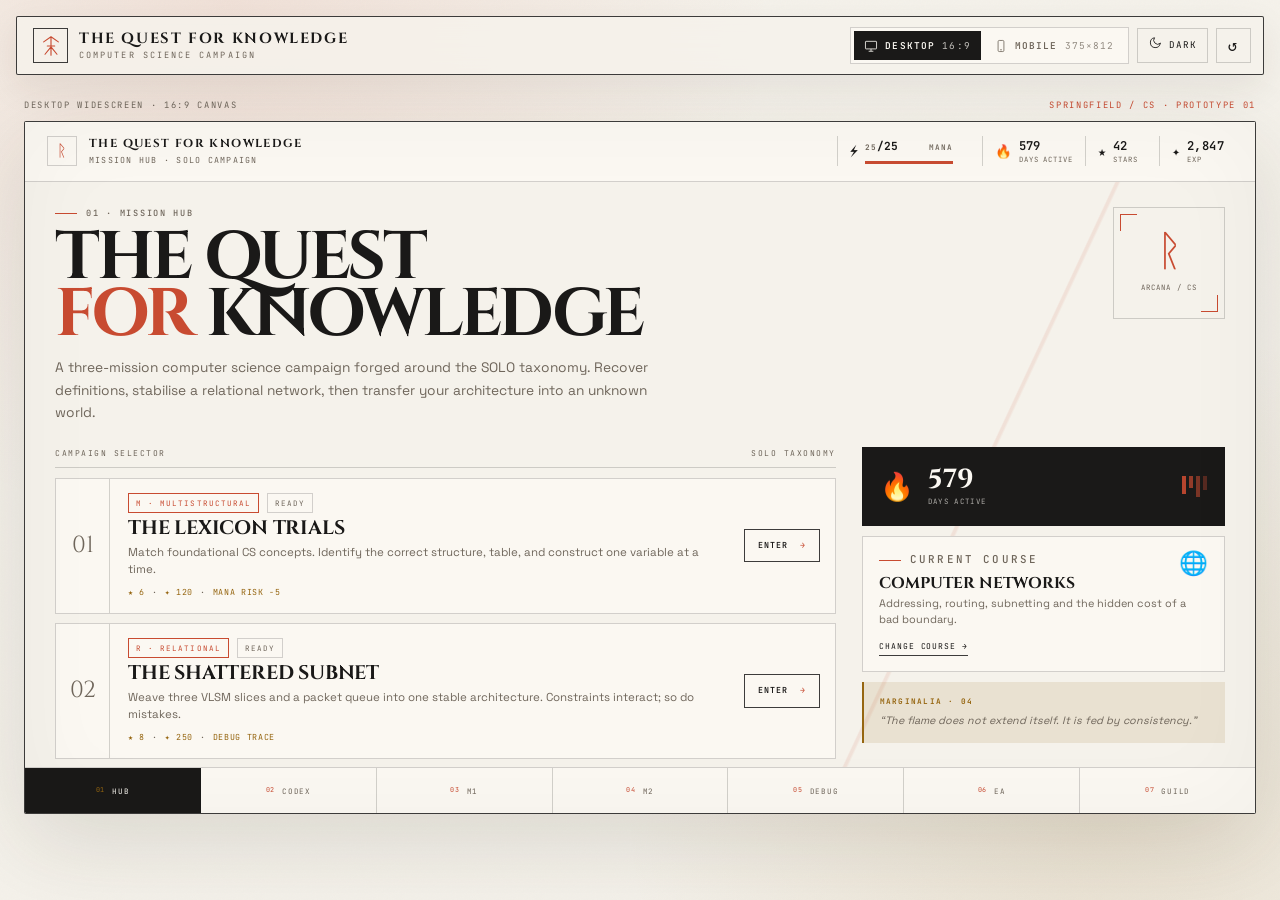
<file: index.html>
<!DOCTYPE html>
<html lang="en" data-theme="light">
<head>
<meta charset="UTF-8">
<meta name="viewport" content="width=device-width, initial-scale=1.0">
<meta name="description" content="The Quest for Knowledge — an interactive computer science educational game prototype built around SOLO taxonomy progression.">
<title>The Quest for Knowledge — Computer Science GBL Prototype</title>
<link rel="preconnect" href="https://fonts.googleapis.com">
<link rel="preconnect" href="https://fonts.gstatic.com" crossorigin>
<link href="https://fonts.googleapis.com/css2?family=Cinzel:wght@500;600;700;800&family=JetBrains+Mono:wght@400;500;600&family=Space+Grotesk:wght@400;500;600;700&display=swap" rel="stylesheet">
<style>
:root {
  color-scheme: light;
  --bg: #F5F2EB;
  --bg-deep: #EAE4D7;
  --surface: #FBF8F2;
  --surface-2: #F0EADD;
  --ink: #1A1918;
  --muted: #6F665B;
  --line: rgba(26, 25, 24, 0.18);
  --line-strong: rgba(26, 25, 24, 0.84);
  --accent: #C84B31;
  --accent-soft: rgba(200, 75, 49, 0.10);
  --gold: #966611;
  --gold-soft: rgba(150, 102, 17, 0.12);
  --moss: #3E5C4A;
  --moss-soft: rgba(62, 92, 74, 0.12);
  --danger: #B63D2B;
  --danger-soft: rgba(182, 61, 43, 0.12);
  --success: #3D6B50;
  --success-soft: rgba(61, 107, 80, 0.12);
  --glass: rgba(245, 242, 235, 0.88);
  --panel-shadow: 0 28px 90px rgba(48, 37, 22, 0.13), inset 0 1px 0 rgba(255, 255, 255, 0.55);
  --soft-shadow: 0 12px 36px rgba(48, 37, 22, 0.08);
  --font-display: 'Cinzel', Georgia, 'Times New Roman', serif;
  --font-body: 'Space Grotesk', 'Trebuchet MS', sans-serif;
  --font-mono: 'JetBrains Mono', 'Courier New', monospace;
  --radius: 2px;
}

[data-theme="dark"] {
  color-scheme: dark;
  --bg: #121110;
  --bg-deep: #090807;
  --surface: #1A1816;
  --surface-2: #211E1B;
  --ink: #E8E2D3;
  --muted: #9B9284;
  --line: rgba(232, 226, 211, 0.16);
  --line-strong: rgba(232, 226, 211, 0.70);
  --accent: #E06A4F;
  --accent-soft: rgba(224, 106, 79, 0.13);
  --gold: #DDB15A;
  --gold-soft: rgba(221, 177, 90, 0.12);
  --moss: #91AC9A;
  --moss-soft: rgba(145, 172, 154, 0.12);
  --danger: #EE745E;
  --danger-soft: rgba(238, 116, 94, 0.13);
  --success: #91B69E;
  --success-soft: rgba(145, 182, 158, 0.12);
  --glass: rgba(18, 17, 16, 0.90);
  --panel-shadow: 0 34px 100px rgba(0, 0, 0, 0.48), inset 0 1px 0 rgba(255, 255, 255, 0.04);
  --soft-shadow: 0 14px 40px rgba(0, 0, 0, 0.28);
}

* { box-sizing: border-box; }
html { scroll-behavior: smooth; }
body {
  margin: 0;
  min-width: 320px;
  min-height: 100vh;
  overflow-x: hidden;
  background:
    radial-gradient(circle at 18% 0%, var(--accent-soft), transparent 34rem),
    radial-gradient(circle at 86% 88%, var(--gold-soft), transparent 30rem),
    var(--bg);
  color: var(--ink);
  font-family: var(--font-body);
  line-height: 1.6;
  transition: background-color 0.35s ease, color 0.35s ease;
}
body::before {
  content: "";
  position: fixed;
  inset: 0;
  pointer-events: none;
  z-index: 0;
  opacity: 0.45;
  background-image: url("data:image/svg+xml,%3Csvg width='140' height='140' xmlns='http://www.w3.org/2000/svg'%3E%3Cfilter id='n'%3E%3CfeTurbulence type='fractalNoise' baseFrequency='0.82' numOctaves='4' stitchTiles='stitch'/%3E%3C/filter%3E%3Crect width='100%25' height='100%25' filter='url(%23n)' opacity='0.055'/%3E%3C/svg%3E");
}
button, input, select, textarea { font: inherit; color: inherit; }
button { cursor: pointer; }
button:focus-visible, input:focus-visible, select:focus-visible, textarea:focus-visible {
  outline: 2px solid var(--accent);
  outline-offset: 3px;
}
::selection { background: var(--accent); color: var(--surface); }
::-webkit-scrollbar { width: 8px; height: 8px; }
::-webkit-scrollbar-track { background: transparent; }
::-webkit-scrollbar-thumb { background: var(--line); border: 2px solid var(--bg); }

.control-dock {
  position: fixed;
  top: 16px;
  left: 50%;
  z-index: 200;
  width: min(1340px, calc(100vw - 32px));
  min-height: 58px;
  display: flex;
  align-items: center;
  justify-content: space-between;
  gap: 20px;
  padding: 10px 12px 10px 16px;
  border: 1px solid var(--line-strong);
  border-radius: var(--radius);
  background: var(--glass);
  box-shadow: var(--soft-shadow);
  backdrop-filter: blur(18px);
  transform: translateX(-50%);
}
.dock-brand { display: flex; align-items: center; gap: 11px; min-width: 0; }
.brand-mark {
  display: grid;
  place-items: center;
  width: 35px;
  height: 35px;
  flex: 0 0 auto;
  border: 1px solid var(--line-strong);
  color: var(--accent);
}
.brand-mark svg { width: 22px; height: 22px; }
.brand-copy { display: flex; flex-direction: column; line-height: 1.15; min-width: 0; }
.brand-copy strong {
  font-family: var(--font-display);
  font-size: 0.92rem;
  font-weight: 700;
  letter-spacing: 0.11em;
  white-space: nowrap;
}
.brand-copy span {
  margin-top: 3px;
  color: var(--muted);
  font-family: var(--font-mono);
  font-size: 0.54rem;
  letter-spacing: 0.24em;
  white-space: nowrap;
}
.dock-controls { display: flex; align-items: center; gap: 8px; min-width: 0; }
.viewport-switch {
  display: flex;
  border: 1px solid var(--line);
  background: var(--surface);
  padding: 3px;
  gap: 3px;
}
.viewport-btn {
  display: flex;
  align-items: center;
  gap: 7px;
  border: 0;
  padding: 7px 10px;
  background: transparent;
  color: var(--muted);
  font-family: var(--font-mono);
  font-size: 0.59rem;
  font-weight: 600;
  letter-spacing: 0.12em;
  transition: background-color 0.2s ease, color 0.2s ease;
}
.viewport-btn svg { width: 14px; height: 14px; }
.viewport-btn b { font-weight: 400; opacity: 0.75; }
.viewport-btn:hover { color: var(--ink); }
.viewport-btn.is-active { background: var(--ink); color: var(--surface); }
.dock-icon-btn {
  display: flex;
  align-items: center;
  justify-content: center;
  gap: 7px;
  min-height: 35px;
  border: 1px solid var(--line);
  background: transparent;
  color: var(--ink);
  padding: 7px 10px;
  font-family: var(--font-mono);
  font-size: 0.58rem;
  letter-spacing: 0.12em;
  transition: border-color 0.2s ease, background-color 0.2s ease;
}
.dock-icon-btn:hover { border-color: var(--line-strong); background: var(--surface); }
.dock-icon-btn svg { width: 14px; height: 14px; }
.reset-btn { width: 35px; padding: 0; font-size: 1rem; }

.stage {
  position: relative;
  z-index: 1;
  display: flex;
  flex-direction: column;
  align-items: center;
  min-height: 100vh;
  padding: 98px 16px 38px;
}
.frame-caption {
  width: min(1340px, calc(100vw - 48px));
  display: flex;
  align-items: center;
  justify-content: space-between;
  gap: 16px;
  margin-bottom: 9px;
  color: var(--muted);
  font-family: var(--font-mono);
  font-size: 0.55rem;
  letter-spacing: 0.19em;
  text-transform: uppercase;
}
.frame-caption span:last-child { color: var(--accent); }
.game-frame {
  --frame-w: min(1340px, calc((100vh - 198px) * 16 / 9), calc(100vw - 48px));
  position: relative;
  width: var(--frame-w);
  height: calc(var(--frame-w) * 9 / 16);
  overflow: hidden;
  border: 1px solid var(--line-strong);
  border-radius: var(--radius);
  background: var(--bg);
  box-shadow: var(--panel-shadow);
  transition: width 0.42s cubic-bezier(0.22, 1, 0.36, 1), height 0.42s cubic-bezier(0.22, 1, 0.36, 1);
}
.game-frame::after {
  content: "";
  position: absolute;
  inset: 0;
  z-index: 60;
  pointer-events: none;
  box-shadow: inset 0 1px 0 rgba(255, 255, 255, 0.06), inset 0 0 90px rgba(0, 0, 0, 0.035);
}
.game-frame[data-viewport="mobile"] {
  width: 375px;
  max-width: calc(100vw - 24px);
  height: min(812px, calc(100vh - 188px));
}
.game-shell {
  position: relative;
  display: flex;
  flex-direction: column;
  width: 100%;
  height: 100%;
  overflow: hidden;
  background:
    linear-gradient(115deg, transparent 0 72%, var(--accent-soft) 72.1% 72.25%, transparent 72.4%),
    var(--bg);
}
.game-header {
  position: relative;
  z-index: 5;
  flex: 0 0 auto;
  display: flex;
  align-items: center;
  justify-content: space-between;
  gap: 22px;
  padding: 13px 22px;
  border-bottom: 1px solid var(--line);
  background: var(--surface);
}
.game-title-block { display: flex; align-items: center; gap: 12px; min-width: 0; }
.game-title-rune {
  display: grid;
  place-items: center;
  width: 30px;
  height: 30px;
  flex: 0 0 auto;
  border: 1px solid var(--line);
  color: var(--accent);
  font-family: var(--font-display);
  font-size: 1rem;
}
.game-title-copy { display: flex; flex-direction: column; min-width: 0; }
.game-title-copy b {
  overflow: hidden;
  font-family: var(--font-display);
  font-size: 0.72rem;
  font-weight: 700;
  letter-spacing: 0.12em;
  text-overflow: ellipsis;
  white-space: nowrap;
}
.game-title-copy span {
  margin-top: 1px;
  color: var(--muted);
  font-family: var(--font-mono);
  font-size: 0.52rem;
  letter-spacing: 0.15em;
  text-transform: uppercase;
}
.game-stats { display: flex; align-items: stretch; gap: 0; flex: 0 0 auto; }
.hud-stat {
  display: flex;
  align-items: center;
  gap: 7px;
  min-width: 74px;
  padding: 2px 12px;
  border-left: 1px solid var(--line);
  font-family: var(--font-mono);
}
.hud-stat:last-child { padding-right: 0; }
.hud-icon { font-size: 0.84rem; line-height: 1; }
.hud-copy { display: flex; flex-direction: column; line-height: 1.05; }
.hud-copy b { font-size: 0.76rem; font-weight: 600; letter-spacing: 0.03em; }
.hud-copy span {
  margin-top: 3px;
  color: var(--muted);
  font-size: 0.45rem;
  letter-spacing: 0.13em;
}
.hud-stat.mana-stat { min-width: 145px; }
.mana-wrap { display: flex; flex-direction: column; gap: 5px; min-width: 88px; }
.mana-topline {
  display: flex;
  align-items: baseline;
  justify-content: space-between;
  gap: 12px;
  font-size: 0.7rem;
  font-weight: 600;
}
.mana-topline span { color: var(--muted); font-size: 0.48rem; letter-spacing: 0.13em; }
.mana-meter { height: 3px; overflow: hidden; background: var(--line); }
.mana-meter-fill {
  width: 100%;
  height: 100%;
  background: var(--accent);
  transition: width 0.35s ease, background-color 0.35s ease;
}
.game-frame.is-low-mana .mana-meter-fill { background: var(--danger); }
.game-frame.mana-hit .mana-meter-fill { animation: manaPulse 0.6s ease; }

.screen-host {
  flex: 1 1 auto;
  min-height: 0;
  overflow-x: hidden;
  overflow-y: auto;
  scroll-behavior: smooth;
  overscroll-behavior: contain;
}
.screen { display: none; width: 100%; min-height: 100%; padding: 25px 30px 32px; }
.screen.is-active { display: block; animation: screenReveal 0.36s ease both; }
.screen-heading {
  display: flex;
  align-items: flex-start;
  justify-content: space-between;
  gap: 26px;
  margin-bottom: 23px;
}
.screen-heading-main { max-width: 820px; }
.eyebrow {
  display: flex;
  align-items: center;
  gap: 9px;
  margin: 0 0 8px;
  color: var(--muted);
  font-family: var(--font-mono);
  font-size: 0.54rem;
  font-weight: 500;
  letter-spacing: 0.2em;
  text-transform: uppercase;
}
.eyebrow::before { content: ""; width: 22px; height: 1px; background: var(--accent); }
.screen-title {
  margin: 0;
  font-family: var(--font-display);
  font-size: clamp(1.7rem, 2.8vw, 2.6rem);
  font-weight: 700;
  letter-spacing: -0.025em;
  line-height: 1.02;
  text-transform: uppercase;
}
.screen-title em { color: var(--accent); font-style: normal; }
.hero-title {
  margin: 0;
  font-family: var(--font-display);
  font-size: clamp(2.8rem, 5.25vw, 5rem);
  font-weight: 700;
  letter-spacing: -0.05em;
  line-height: 0.85;
  text-transform: uppercase;
}
.hero-title em { color: var(--accent); font-style: normal; }
.lede {
  max-width: 67ch;
  margin: 13px 0 0;
  color: var(--muted);
  font-size: 0.86rem;
  line-height: 1.65;
}
.sigil-panel {
  position: relative;
  display: flex;
  flex-direction: column;
  align-items: center;
  justify-content: center;
  width: 112px;
  min-height: 112px;
  flex: 0 0 auto;
  border: 1px solid var(--line);
  color: var(--accent);
}
.sigil-panel::before, .sigil-panel::after {
  content: "";
  position: absolute;
  width: 16px;
  height: 16px;
  border-color: var(--line-strong);
}
.sigil-panel::before { top: 6px; left: 6px; border-top: 1px solid; border-left: 1px solid; }
.sigil-panel::after { right: 6px; bottom: 6px; border-right: 1px solid; border-bottom: 1px solid; }
.sigil-glyph { font-family: var(--font-display); font-size: 2.65rem; line-height: 1; }
.sigil-label {
  margin-top: 8px;
  color: var(--muted);
  font-family: var(--font-mono);
  font-size: 0.46rem;
  letter-spacing: 0.16em;
}
.section-rule {
  display: flex;
  align-items: center;
  justify-content: space-between;
  gap: 16px;
  margin-bottom: 10px;
  padding-bottom: 7px;
  border-bottom: 1px solid var(--line);
  color: var(--muted);
  font-family: var(--font-mono);
  font-size: 0.5rem;
  letter-spacing: 0.19em;
}

.hub-grid {
  display: grid;
  grid-template-columns: minmax(0, 1.72fr) minmax(235px, 0.8fr);
  gap: 26px;
  align-items: start;
}
.mission-list { display: flex; flex-direction: column; gap: 9px; }
.mission-card {
  position: relative;
  display: grid;
  grid-template-columns: 54px minmax(0, 1fr) auto;
  align-items: stretch;
  min-height: 112px;
  overflow: hidden;
  border: 1px solid var(--line);
  background: var(--surface);
  transition: border-color 0.2s ease, background-color 0.2s ease, transform 0.2s ease;
}
.mission-card::before {
  content: "";
  position: absolute;
  top: 0;
  bottom: 0;
  left: 0;
  width: 2px;
  background: var(--accent);
  transform: scaleY(0);
  transform-origin: top;
  transition: transform 0.25s ease;
}
.mission-card:hover { border-color: var(--line-strong); background: var(--surface-2); }
.mission-card:hover::before { transform: scaleY(1); }
.mission-card.is-complete { border-color: var(--success); }
.mission-card.is-complete::before { background: var(--success); transform: scaleY(1); }
.mission-index {
  display: flex;
  align-items: center;
  justify-content: center;
  border-right: 1px solid var(--line);
  color: var(--muted);
  font-family: var(--font-display);
  font-size: 1.45rem;
}
.mission-body {
  display: flex;
  flex-direction: column;
  justify-content: center;
  min-width: 0;
  padding: 14px 18px;
}
.mission-meta { display: flex; align-items: center; flex-wrap: wrap; gap: 8px; margin-bottom: 5px; }
.solo-badge, .status-tag, .mini-tag {
  display: inline-flex;
  align-items: center;
  gap: 6px;
  width: fit-content;
  padding: 3px 7px;
  border: 1px solid var(--line);
  color: var(--muted);
  font-family: var(--font-mono);
  font-size: 0.47rem;
  letter-spacing: 0.14em;
  text-transform: uppercase;
}
.solo-badge { border-color: var(--accent); color: var(--accent); }
.status-tag.complete { border-color: var(--success); color: var(--success); }
.status-tag.progress { border-color: var(--gold); color: var(--gold); }
.mission-body h2 {
  margin: 0;
  font-family: var(--font-display);
  font-size: 1.22rem;
  font-weight: 700;
  letter-spacing: -0.01em;
  line-height: 1.1;
  text-transform: uppercase;
}
.mission-body p { margin: 5px 0 8px; color: var(--muted); font-size: 0.72rem; line-height: 1.45; }
.mission-reward {
  display: flex;
  align-items: center;
  gap: 7px;
  color: var(--gold);
  font-family: var(--font-mono);
  font-size: 0.52rem;
  letter-spacing: 0.08em;
}
.mission-reward span { color: var(--muted); }
.mission-play {
  align-self: center;
  margin-right: 15px;
  border: 1px solid var(--line-strong);
  background: transparent;
  padding: 9px 13px;
  color: var(--ink);
  font-family: var(--font-mono);
  font-size: 0.52rem;
  font-weight: 600;
  letter-spacing: 0.14em;
  transition: background-color 0.2s ease, color 0.2s ease;
}
.mission-play span { margin-left: 5px; color: var(--accent); }
.mission-play:hover { background: var(--ink); color: var(--surface); }
.hub-aside { display: flex; flex-direction: column; gap: 10px; }
.streak-plaque {
  position: relative;
  display: flex;
  align-items: center;
  gap: 14px;
  padding: 17px;
  border: 1px solid var(--line-strong);
  background: var(--ink);
  color: var(--surface);
}
.streak-plaque .flame { font-size: 1.7rem; }
.streak-plaque strong { display: block; font-family: var(--font-display); font-size: 1.64rem; line-height: 1; }
.streak-plaque small {
  display: block;
  margin-top: 4px;
  color: var(--surface);
  font-family: var(--font-mono);
  font-size: 0.46rem;
  letter-spacing: 0.18em;
  opacity: 0.65;
}
.streak-sparks { display: flex; gap: 3px; margin-left: auto; }
.streak-sparks i { display: block; width: 4px; height: 18px; background: var(--accent); opacity: 0.9; }
.streak-sparks i:nth-child(2) { height: 12px; opacity: 0.7; }
.streak-sparks i:nth-child(3) { height: 21px; opacity: 0.55; }
.streak-sparks i:nth-child(4) { height: 14px; opacity: 0.35; }
.course-mini { padding: 15px 16px; border: 1px solid var(--line); background: var(--surface); }
.course-mini-head { display: flex; align-items: flex-start; justify-content: space-between; gap: 10px; }
.course-mini-icon { font-size: 1.45rem; line-height: 1; }
.course-mini .eyebrow { margin-bottom: 6px; }
.course-mini h3 {
  margin: 7px 0 3px;
  font-family: var(--font-display);
  font-size: 0.98rem;
  line-height: 1.15;
  text-transform: uppercase;
}
.course-mini p { margin: 0; color: var(--muted); font-size: 0.68rem; line-height: 1.45; }
.text-btn {
  margin-top: 12px;
  border: 0;
  border-bottom: 1px solid var(--line-strong);
  background: transparent;
  padding: 0 0 2px;
  color: var(--ink);
  font-family: var(--font-mono);
  font-size: 0.5rem;
  letter-spacing: 0.12em;
}
.text-btn:hover { color: var(--accent); border-color: var(--accent); }
.marginal-quote {
  margin: 0;
  padding: 14px 16px;
  border-left: 2px solid var(--gold);
  background: var(--gold-soft);
  color: var(--muted);
  font-size: 0.67rem;
  font-style: italic;
  line-height: 1.55;
}
.marginal-quote b {
  display: block;
  margin-bottom: 4px;
  color: var(--gold);
  font-family: var(--font-mono);
  font-size: 0.48rem;
  font-style: normal;
  letter-spacing: 0.16em;
}
.catalog-toolbar {
  display: flex;
  align-items: center;
  justify-content: space-between;
  flex-wrap: wrap;
  gap: 12px;
  margin-bottom: 14px;
}
.filter-row { display: flex; flex-wrap: wrap; gap: 5px; }
.filter-btn {
  border: 1px solid var(--line);
  background: transparent;
  padding: 6px 10px;
  color: var(--muted);
  font-family: var(--font-mono);
  font-size: 0.5rem;
  letter-spacing: 0.12em;
  transition: border-color 0.2s ease, color 0.2s ease, background-color 0.2s ease;
}
.filter-btn:hover { border-color: var(--line-strong); color: var(--ink); }
.filter-btn.is-active { border-color: var(--ink); background: var(--ink); color: var(--surface); }
.catalog-note {
  color: var(--muted);
  font-family: var(--font-mono);
  font-size: 0.49rem;
  letter-spacing: 0.12em;
}
.course-grid { display: grid; grid-template-columns: repeat(2, minmax(0, 1fr)); gap: 10px; }
.course-card {
  position: relative;
  display: flex;
  flex-direction: column;
  min-height: 190px;
  padding: 18px;
  border: 1px solid var(--line);
  background: var(--surface);
  transition: border-color 0.22s ease, transform 0.22s ease, background-color 0.22s ease;
}
.course-card:hover { border-color: var(--line-strong); transform: translateY(-2px); }
.course-card.is-selected {
  border-color: var(--accent);
  background: linear-gradient(135deg, var(--accent-soft), transparent 55%), var(--surface);
}
.course-card.is-selected::after {
  content: "ACTIVE";
  position: absolute;
  top: 13px;
  right: 13px;
  padding: 2px 6px;
  background: var(--accent);
  color: var(--surface);
  font-family: var(--font-mono);
  font-size: 0.42rem;
  letter-spacing: 0.12em;
}
.course-card.is-filtered { display: none; }
.course-top { display: flex; align-items: flex-start; justify-content: space-between; gap: 12px; }
.course-glyph {
  display: grid;
  place-items: center;
  width: 38px;
  height: 38px;
  border: 1px solid var(--line);
  font-size: 1.05rem;
}
.course-code {
  color: var(--muted);
  font-family: var(--font-mono);
  font-size: 0.48rem;
  letter-spacing: 0.15em;
  text-align: right;
}
.course-card h3 {
  margin: 13px 0 5px;
  font-family: var(--font-display);
  font-size: 1.03rem;
  font-weight: 700;
  line-height: 1.16;
  text-transform: uppercase;
}
.course-card p { margin: 0; color: var(--muted); font-size: 0.69rem; line-height: 1.5; }
.course-bottom {
  display: flex;
  align-items: flex-end;
  justify-content: space-between;
  gap: 12px;
  margin-top: auto;
  padding-top: 16px;
}
.progress-stack { flex: 1; }
.progress-label {
  display: flex;
  justify-content: space-between;
  gap: 10px;
  margin-bottom: 6px;
  color: var(--muted);
  font-family: var(--font-mono);
  font-size: 0.44rem;
  letter-spacing: 0.1em;
}
.progress-track { height: 3px; background: var(--line); }
.progress-fill { height: 100%; background: var(--moss); transition: width 0.4s ease; }
.course-select {
  flex: 0 0 auto;
  border: 1px solid var(--line-strong);
  background: transparent;
  padding: 7px 9px;
  color: var(--ink);
  font-family: var(--font-mono);
  font-size: 0.47rem;
  letter-spacing: 0.11em;
}
.course-select:hover { background: var(--ink); color: var(--surface); }

.game-grid {
  display: grid;
  grid-template-columns: minmax(0, 1.62fr) minmax(210px, 0.68fr);
  gap: 18px;
  align-items: start;
}
.panel { border: 1px solid var(--line); background: var(--surface); }
.panel-head {
  display: flex;
  align-items: center;
  justify-content: space-between;
  gap: 15px;
  padding: 11px 16px;
  border-bottom: 1px solid var(--line);
  color: var(--muted);
  font-family: var(--font-mono);
  font-size: 0.49rem;
  letter-spacing: 0.15em;
  text-transform: uppercase;
}
.panel-head b { color: var(--ink); font-weight: 500; }
.question-panel { padding-bottom: 18px; }
.question-content { padding: 19px 20px 0; }
.question-kicker {
  display: flex;
  align-items: center;
  justify-content: space-between;
  gap: 16px;
  margin-bottom: 12px;
  color: var(--muted);
  font-family: var(--font-mono);
  font-size: 0.5rem;
  letter-spacing: 0.14em;
}
.question-kicker span:last-child { color: var(--gold); }
.term-display {
  margin: 0;
  font-family: var(--font-display);
  font-size: clamp(2rem, 4vw, 3.6rem);
  font-weight: 700;
  letter-spacing: -0.035em;
  line-height: 0.92;
  text-transform: uppercase;
}
.question-prompt {
  max-width: 64ch;
  margin: 11px 0 18px;
  color: var(--muted);
  font-size: 0.82rem;
  line-height: 1.55;
}
.option-list { display: grid; grid-template-columns: repeat(2, minmax(0, 1fr)); gap: 7px; }
.option-btn {
  position: relative;
  display: flex;
  align-items: center;
  gap: 11px;
  min-height: 55px;
  padding: 10px 12px;
  overflow: hidden;
  border: 1px solid var(--line);
  background: transparent;
  color: var(--ink);
  text-align: left;
  transition: border-color 0.18s ease, background-color 0.18s ease, transform 0.18s ease;
}
.option-btn:hover:not(:disabled) { border-color: var(--line-strong); background: var(--surface-2); transform: translateX(2px); }
.option-btn:disabled { cursor: default; }
.option-letter {
  display: grid;
  place-items: center;
  width: 24px;
  height: 24px;
  flex: 0 0 auto;
  border: 1px solid var(--line);
  color: var(--muted);
  font-family: var(--font-mono);
  font-size: 0.55rem;
}
.option-text { font-size: 0.68rem; line-height: 1.3; }
.option-btn.is-correct { border-color: var(--success); background: var(--success-soft); }
.option-btn.is-correct .option-letter { border-color: var(--success); color: var(--success); }
.option-btn.is-wrong { border-color: var(--danger); background: var(--danger-soft); opacity: 0.7; }
.option-btn.is-wrong .option-letter { border-color: var(--danger); color: var(--danger); }
.option-btn.is-wrong .option-text { text-decoration: line-through; text-decoration-thickness: 1px; }
.feedback {
  min-height: 37px;
  margin: 13px 20px 0;
  padding: 9px 11px;
  border-left: 2px solid var(--line);
  color: var(--muted);
  font-size: 0.66rem;
  line-height: 1.45;
}
.feedback.is-good { border-color: var(--success); background: var(--success-soft); color: var(--success); }
.feedback.is-bad { border-color: var(--danger); background: var(--danger-soft); color: var(--danger); }
.feedback strong { font-family: var(--font-mono); font-size: 0.56rem; letter-spacing: 0.08em; }
.btn {
  display: inline-flex;
  align-items: center;
  justify-content: center;
  gap: 8px;
  min-height: 39px;
  border: 1px solid var(--line-strong);
  background: transparent;
  padding: 9px 15px;
  color: var(--ink);
  font-family: var(--font-mono);
  font-size: 0.55rem;
  font-weight: 600;
  letter-spacing: 0.13em;
  text-transform: uppercase;
  transition: background-color 0.2s ease, color 0.2s ease, border-color 0.2s ease, transform 0.2s ease;
}
.btn:hover { transform: translateY(-1px); }
.btn-primary { border-color: var(--ink); background: var(--ink); color: var(--surface); }
.btn-primary:hover { background: var(--accent); border-color: var(--accent); }
.btn-accent { border-color: var(--accent); background: var(--accent); color: var(--surface); }
.btn-accent:hover { background: var(--ink); border-color: var(--ink); }
.btn-ghost:hover { background: var(--surface-2); }
.btn-danger { border-color: var(--danger); color: var(--danger); }
.btn-danger:hover { background: var(--danger); color: var(--surface); }
.btn-row { display: flex; align-items: center; flex-wrap: wrap; gap: 8px; margin-top: 14px; padding: 0 20px; }
[hidden] { display: none !important; }
.trial-aside { padding: 15px; }
.aside-title {
  margin: 0 0 10px;
  color: var(--muted);
  font-family: var(--font-mono);
  font-size: 0.49rem;
  letter-spacing: 0.16em;
  text-transform: uppercase;
}
.trial-rail { display: flex; flex-direction: column; gap: 0; margin-bottom: 16px; }
.rail-node {
  position: relative;
  display: flex;
  align-items: center;
  gap: 10px;
  min-height: 34px;
  color: var(--muted);
  font-family: var(--font-mono);
  font-size: 0.5rem;
  letter-spacing: 0.1em;
}
.rail-node::after {
  content: "";
  position: absolute;
  top: 24px;
  bottom: -10px;
  left: 9px;
  width: 1px;
  background: var(--line);
}
.rail-node:last-child::after { display: none; }
.rail-dot {
  display: grid;
  place-items: center;
  width: 19px;
  height: 19px;
  flex: 0 0 auto;
  border: 1px solid var(--line);
  background: var(--surface);
  font-size: 0.46rem;
}
.rail-node.is-solved .rail-dot { border-color: var(--success); background: var(--success); color: var(--surface); }
.rail-node.is-current .rail-dot { border-color: var(--accent); color: var(--accent); }
.rail-node.is-current { color: var(--ink); }
.mini-stats { display: grid; grid-template-columns: repeat(2, minmax(0, 1fr)); gap: 6px; margin-bottom: 15px; }
.mini-stat { padding: 9px; border: 1px solid var(--line); }
.mini-stat small {
  display: block;
  color: var(--muted);
  font-family: var(--font-mono);
  font-size: 0.42rem;
  letter-spacing: 0.11em;
}
.mini-stat b { display: block; margin-top: 3px; font-family: var(--font-display); font-size: 1.05rem; }
.codex-note {
  padding: 11px;
  border-left: 2px solid var(--gold);
  background: var(--gold-soft);
  color: var(--muted);
  font-size: 0.62rem;
  line-height: 1.55;
}
.codex-note b {
  display: block;
  margin-bottom: 4px;
  color: var(--gold);
  font-family: var(--font-mono);
  font-size: 0.45rem;
  letter-spacing: 0.12em;
}
.completion-card {
  position: relative;
  display: grid;
  grid-template-columns: 150px minmax(0, 1fr);
  gap: 26px;
  align-items: center;
  overflow: hidden;
  padding: 34px;
  border: 1px solid var(--success);
  background: linear-gradient(120deg, var(--success-soft), transparent 55%), var(--surface);
}
.completion-seal {
  display: grid;
  place-items: center;
  width: 132px;
  height: 132px;
  border: 1px solid var(--success);
  border-radius: 50%;
  color: var(--success);
  font-family: var(--font-display);
  font-size: 3rem;
  box-shadow: 0 0 0 7px var(--bg), 0 0 0 8px var(--success);
}
.completion-card h2 { margin: 0; font-family: var(--font-display); font-size: 2rem; line-height: 1; text-transform: uppercase; }
.completion-card p { max-width: 62ch; margin: 11px 0 0; color: var(--muted); font-size: 0.78rem; }

.scenario-strip {
  display: grid;
  grid-template-columns: 58px minmax(0, 1fr) auto;
  gap: 15px;
  align-items: center;
  margin-bottom: 13px;
  padding: 13px 16px;
  border: 1px solid var(--line-strong);
  background: var(--ink);
  color: var(--surface);
}
.scenario-glyph { color: var(--gold); font-size: 1.55rem; text-align: center; }
.scenario-copy b {
  display: block;
  font-family: var(--font-display);
  font-size: 0.9rem;
  letter-spacing: 0.04em;
  text-transform: uppercase;
}
.scenario-copy span {
  display: block;
  margin-top: 2px;
  color: var(--surface);
  font-family: var(--font-mono);
  font-size: 0.49rem;
  letter-spacing: 0.08em;
  opacity: 0.65;
}
.scenario-metric {
  padding-left: 16px;
  border-left: 1px solid rgba(255, 255, 255, 0.2);
  font-family: var(--font-mono);
  text-align: right;
}
.scenario-metric b { display: block; color: var(--gold); font-size: 0.8rem; }
.scenario-metric span { color: var(--surface); font-size: 0.44rem; letter-spacing: 0.12em; opacity: 0.6; }
.forge-grid {
  display: grid;
  grid-template-columns: minmax(0, 1.5fr) minmax(235px, 0.75fr);
  gap: 14px;
  align-items: start;
}
.forge-panel { padding: 16px; }
.forge-head {
  display: flex;
  align-items: center;
  justify-content: space-between;
  gap: 12px;
  margin-bottom: 12px;
  padding-bottom: 8px;
  border-bottom: 1px solid var(--line);
  color: var(--muted);
  font-family: var(--font-mono);
  font-size: 0.48rem;
  letter-spacing: 0.14em;
}
.forge-head b { color: var(--ink); font-weight: 500; }
.allocation-list { display: grid; grid-template-columns: repeat(3, minmax(0, 1fr)); gap: 7px; margin-bottom: 15px; }
.allocation-card { padding: 11px; border: 1px solid var(--line); background: var(--surface-2); }
.allocation-card .alloc-top {
  display: flex;
  align-items: center;
  justify-content: space-between;
  gap: 8px;
  margin-bottom: 5px;
  color: var(--muted);
  font-family: var(--font-mono);
  font-size: 0.43rem;
  letter-spacing: 0.1em;
}
.allocation-card .alloc-top span:last-child { color: var(--accent); }
.allocation-card h3 {
  margin: 0 0 3px;
  font-family: var(--font-display);
  font-size: 0.76rem;
  line-height: 1.15;
  text-transform: uppercase;
}
.allocation-card p { margin: 0 0 8px; color: var(--muted); font-size: 0.55rem; }
.field-label {
  display: block;
  margin-bottom: 4px;
  color: var(--muted);
  font-family: var(--font-mono);
  font-size: 0.42rem;
  letter-spacing: 0.11em;
}
.select-control, .text-control {
  width: 100%;
  min-height: 34px;
  border: 1px solid var(--line);
  border-radius: 0;
  background: var(--surface);
  padding: 6px 8px;
  color: var(--ink);
  font-family: var(--font-mono);
  font-size: 0.55rem;
}
.select-control:hover, .text-control:hover { border-color: var(--line-strong); }
.slider-field {
  display: grid;
  grid-template-columns: minmax(0, 1fr) 96px;
  gap: 13px;
  align-items: center;
  padding: 12px 0 4px;
  border-top: 1px solid var(--line);
}
.slider-field label {
  display: block;
  margin-bottom: 3px;
  color: var(--muted);
  font-family: var(--font-mono);
  font-size: 0.46rem;
  letter-spacing: 0.1em;
}
.slider-field small { display: block; color: var(--muted); font-size: 0.55rem; }
.range-control {
  width: 100%;
  height: 18px;
  margin: 5px 0 0;
  appearance: none;
  background: transparent;
  cursor: ew-resize;
}
.range-control::-webkit-slider-runnable-track { height: 3px; background: var(--line); }
.range-control::-webkit-slider-thumb {
  width: 13px;
  height: 13px;
  margin-top: -5px;
  appearance: none;
  border: 1px solid var(--ink);
  background: var(--accent);
}
.range-control::-moz-range-track { height: 3px; background: var(--line); }
.range-control::-moz-range-thumb { width: 13px; height: 13px; border: 1px solid var(--ink); border-radius: 0; background: var(--accent); }
.slider-readout { padding: 8px 10px; border: 1px solid var(--line); text-align: center; }
.slider-readout b { display: block; font-family: var(--font-display); font-size: 1.25rem; line-height: 1; }
.slider-readout span { color: var(--muted); font-family: var(--font-mono); font-size: 0.42rem; letter-spacing: 0.1em; }
.policy-field {
  display: grid;
  grid-template-columns: minmax(0, 1fr) minmax(150px, 0.7fr);
  gap: 13px;
  align-items: center;
  padding: 10px 0;
  border-top: 1px solid var(--line);
}
.policy-field label { color: var(--muted); font-family: var(--font-mono); font-size: 0.46rem; letter-spacing: 0.1em; }
.policy-field small { display: block; color: var(--muted); font-size: 0.54rem; }
.forge-actions {
  display: flex;
  align-items: center;
  justify-content: space-between;
  gap: 10px;
  flex-wrap: wrap;
  margin-top: 13px;
  padding-top: 13px;
  border-top: 1px solid var(--line);
}
.forge-actions .btn { min-height: 37px; }
.weave-panel { padding: 15px; }
.weave-status {
  display: flex;
  align-items: center;
  justify-content: space-between;
  gap: 14px;
  padding-bottom: 10px;
  border-bottom: 1px solid var(--line);
}
.weave-status b { font-family: var(--font-mono); font-size: 0.48rem; letter-spacing: 0.14em; }
.weave-status .signal {
  display: flex;
  align-items: center;
  gap: 5px;
  color: var(--danger);
  font-family: var(--font-mono);
  font-size: 0.46rem;
  letter-spacing: 0.1em;
}
.signal::before { content: ""; width: 6px; height: 6px; border-radius: 50%; background: currentColor; }
.weave-status.is-stable .signal { color: var(--success); }
.check-list { display: flex; flex-direction: column; gap: 0; margin: 8px 0 12px; }
.check-row {
  display: grid;
  grid-template-columns: 18px minmax(0, 1fr);
  gap: 8px;
  align-items: start;
  padding: 7px 0;
  border-bottom: 1px solid var(--line);
}
.check-mark {
  display: grid;
  place-items: center;
  width: 16px;
  height: 16px;
  margin-top: 1px;
  border: 1px solid var(--line);
  color: var(--muted);
  font-family: var(--font-mono);
  font-size: 0.45rem;
}
.check-row.is-pass .check-mark { border-color: var(--success); background: var(--success-soft); color: var(--success); }
.check-row.is-fail .check-mark { border-color: var(--danger); background: var(--danger-soft); color: var(--danger); }
.check-copy b {
  display: block;
  font-family: var(--font-mono);
  font-size: 0.46rem;
  font-weight: 500;
  letter-spacing: 0.08em;
}
.check-copy span { display: block; margin-top: 1px; color: var(--muted); font-size: 0.55rem; line-height: 1.35; }
.weave-map { display: flex; flex-direction: column; gap: 5px; margin-top: 5px; }
.weave-lane {
  display: flex;
  align-items: center;
  justify-content: space-between;
  gap: 8px;
  padding: 6px 8px;
  border-left: 2px solid var(--accent);
  background: var(--surface-2);
  font-family: var(--font-mono);
  font-size: 0.43rem;
  letter-spacing: 0.05em;
}
.weave-lane span:nth-child(2) { color: var(--muted); }
.weave-lane b { color: var(--gold); font-weight: 500; }
.weave-foot {
  margin: 11px 0 0;
  color: var(--muted);
  font-family: var(--font-mono);
  font-size: 0.43rem;
  letter-spacing: 0.08em;
  line-height: 1.5;
}
.debug-banner {
  display: flex;
  align-items: center;
  justify-content: space-between;
  gap: 20px;
  padding: 14px 17px;
  border: 1px solid var(--danger);
  background: linear-gradient(100deg, var(--danger-soft), transparent), var(--surface);
}
.debug-banner .debug-mark { color: var(--danger); font-family: var(--font-display); font-size: 2rem; line-height: 1; }
.debug-banner-copy { flex: 1; }
.debug-banner-copy b {
  display: block;
  font-family: var(--font-display);
  font-size: 0.9rem;
  letter-spacing: 0.03em;
  text-transform: uppercase;
}
.debug-banner-copy span { display: block; margin-top: 2px; color: var(--muted); font-size: 0.61rem; }
.debug-grid { display: grid; grid-template-columns: minmax(180px, 0.57fr) minmax(0, 1.35fr); gap: 15px; margin-top: 14px; }
.issue-list { display: flex; flex-direction: column; gap: 5px; }
.issue-tab {
  display: grid;
  grid-template-columns: 24px minmax(0, 1fr);
  gap: 8px;
  align-items: start;
  width: 100%;
  padding: 9px;
  border: 1px solid var(--line);
  background: var(--surface);
  color: var(--ink);
  text-align: left;
  transition: border-color 0.2s ease, background-color 0.2s ease;
}
.issue-tab:hover { border-color: var(--line-strong); }
.issue-tab.is-active { border-color: var(--danger); background: var(--danger-soft); }
.issue-tab .issue-num { color: var(--danger); font-family: var(--font-mono); font-size: 0.53rem; }
.issue-tab b { display: block; font-size: 0.62rem; line-height: 1.3; }
.issue-tab span {
  display: block;
  margin-top: 2px;
  color: var(--muted);
  font-family: var(--font-mono);
  font-size: 0.42rem;
  letter-spacing: 0.09em;
}
.debug-detail { min-height: 300px; padding: 17px; }
.debug-detail-tag {
  display: inline-flex;
  padding: 3px 7px;
  border: 1px solid var(--danger);
  color: var(--danger);
  font-family: var(--font-mono);
  font-size: 0.44rem;
  letter-spacing: 0.13em;
}
.debug-detail h3 {
  margin: 10px 0 8px;
  font-family: var(--font-display);
  font-size: 1.28rem;
  line-height: 1.12;
  text-transform: uppercase;
}
.debug-detail p { margin: 0 0 13px; color: var(--muted); font-size: 0.7rem; line-height: 1.6; }
.trace-label {
  margin: 14px 0 5px;
  color: var(--muted);
  font-family: var(--font-mono);
  font-size: 0.43rem;
  letter-spacing: 0.16em;
}
.trace-code {
  margin: 0;
  overflow-x: auto;
  padding: 9px 10px;
  border-left: 2px solid var(--danger);
  background: var(--surface-2);
  color: var(--ink);
  font-family: var(--font-mono);
  font-size: 0.56rem;
  line-height: 1.55;
  white-space: pre-wrap;
}
.hint-box {
  margin-top: 12px;
  padding: 10px 11px;
  border-left: 2px solid var(--gold);
  background: var(--gold-soft);
  color: var(--muted);
  font-size: 0.63rem;
  line-height: 1.55;
}
.hint-box b {
  display: block;
  margin-bottom: 3px;
  color: var(--gold);
  font-family: var(--font-mono);
  font-size: 0.44rem;
  letter-spacing: 0.12em;
}
.debug-actions { display: flex; gap: 7px; flex-wrap: wrap; margin-top: 14px; }

.arch-budget {
  display: flex;
  align-items: center;
  justify-content: space-between;
  gap: 18px;
  margin-bottom: 13px;
  padding: 11px 14px;
  border: 1px solid var(--line);
  background: var(--surface);
}
.budget-copy { display: flex; align-items: baseline; gap: 7px; }
.budget-copy b { font-family: var(--font-display); font-size: 1.07rem; }
.budget-copy span { color: var(--muted); font-family: var(--font-mono); font-size: 0.45rem; letter-spacing: 0.1em; }
.budget-track { flex: 1; max-width: 260px; height: 4px; background: var(--line); }
.budget-fill { height: 100%; background: var(--moss); transition: width 0.3s ease, background-color 0.3s ease; }
.budget-fill.is-over { background: var(--danger); }
.budget-state {
  min-width: 125px;
  color: var(--muted);
  font-family: var(--font-mono);
  font-size: 0.44rem;
  letter-spacing: 0.1em;
  text-align: right;
}
.arch-grid { display: grid; grid-template-columns: repeat(3, minmax(0, 1fr)); gap: 9px; margin-bottom: 13px; }
.arch-layer { min-width: 0; }
.arch-layer-head {
  display: flex;
  align-items: center;
  justify-content: space-between;
  gap: 8px;
  margin-bottom: 6px;
  padding-bottom: 6px;
  border-bottom: 1px solid var(--line);
  color: var(--muted);
  font-family: var(--font-mono);
  font-size: 0.46rem;
  letter-spacing: 0.13em;
}
.arch-layer-head b { color: var(--accent); font-weight: 500; }
.arch-card {
  display: flex;
  flex-direction: column;
  width: 100%;
  min-height: 91px;
  margin-bottom: 5px;
  padding: 9px;
  border: 1px solid var(--line);
  background: var(--surface);
  color: var(--ink);
  text-align: left;
  transition: border-color 0.2s ease, background-color 0.2s ease, transform 0.2s ease;
}
.arch-card:hover { border-color: var(--line-strong); transform: translateY(-1px); }
.arch-card.is-selected { border-color: var(--accent); background: var(--accent-soft); }
.arch-card-top { display: flex; align-items: center; justify-content: space-between; gap: 8px; width: 100%; }
.arch-card-top span:first-child { font-size: 0.85rem; }
.arch-card-top span:last-child {
  color: var(--gold);
  font-family: var(--font-mono);
  font-size: 0.42rem;
  letter-spacing: 0.07em;
}
.arch-card b {
  margin-top: 6px;
  font-family: var(--font-display);
  font-size: 0.67rem;
  line-height: 1.15;
  text-transform: uppercase;
}
.arch-card small { margin-top: 3px; color: var(--muted); font-size: 0.52rem; line-height: 1.35; }
.synthesis-grid {
  display: grid;
  grid-template-columns: minmax(0, 1.12fr) minmax(220px, 0.88fr);
  gap: 10px;
  align-items: stretch;
}
.rationale-panel, .requirement-panel { padding: 14px; }
.rationale-panel label {
  display: flex;
  align-items: center;
  justify-content: space-between;
  gap: 10px;
  margin-bottom: 6px;
  color: var(--muted);
  font-family: var(--font-mono);
  font-size: 0.45rem;
  letter-spacing: 0.12em;
}
.rationale-panel textarea {
  width: 100%;
  min-height: 92px;
  resize: vertical;
  border: 1px solid var(--line);
  border-radius: 0;
  background: var(--surface-2);
  padding: 9px 10px;
  color: var(--ink);
  font-family: var(--font-mono);
  font-size: 0.61rem;
  line-height: 1.55;
}
.rationale-panel textarea::placeholder { color: var(--muted); }
.rationale-meta {
  display: flex;
  justify-content: space-between;
  gap: 10px;
  margin-top: 5px;
  color: var(--muted);
  font-family: var(--font-mono);
  font-size: 0.41rem;
  letter-spacing: 0.08em;
}
.requirement-panel .aside-title { margin-bottom: 7px; }
.synthesis-submit { margin-top: 11px; padding-top: 10px; border-top: 1px solid var(--line); }
.synthesis-submit .btn { width: 100%; }
.signature {
  margin-top: 7px;
  color: var(--muted);
  font-family: var(--font-mono);
  font-size: 0.42rem;
  letter-spacing: 0.06em;
  text-align: center;
  line-height: 1.5;
}

.analytics-grid {
  display: grid;
  grid-template-columns: minmax(270px, 0.95fr) minmax(0, 1.05fr);
  gap: 13px;
  margin-bottom: 13px;
}
.radar-panel { position: relative; min-height: 310px; padding: 12px 12px 2px; }
.radar-panel .panel-head { padding: 0 4px 9px; }
.radar-chart { display: flex; align-items: center; justify-content: center; min-height: 255px; }
.radar-chart svg { width: 100%; max-width: 420px; height: auto; overflow: visible; }
.radar-grid { fill: none; stroke: var(--line); stroke-width: 1; }
.radar-axis { stroke: var(--line); stroke-width: 1; }
.radar-area { fill: var(--accent-soft); stroke: var(--accent); stroke-width: 2; stroke-linejoin: round; animation: radarIn 0.7s cubic-bezier(0.22, 1, 0.36, 1) both; }
.radar-dot { fill: var(--bg); stroke: var(--accent); stroke-width: 1.5; }
.radar-label { fill: var(--muted); font-family: var(--font-mono); font-size: 8px; letter-spacing: 1px; }
.radar-value { fill: var(--ink); font-family: var(--font-mono); font-size: 8px; font-weight: 600; }
.ledger-panel { padding: 16px; }
.ledger-title { display: flex; align-items: baseline; justify-content: space-between; gap: 12px; margin-bottom: 10px; }
.ledger-title b {
  font-family: var(--font-display);
  font-size: 1rem;
  letter-spacing: 0.02em;
  text-transform: uppercase;
}
.ledger-title span { color: var(--muted); font-family: var(--font-mono); font-size: 0.44rem; letter-spacing: 0.1em; }
.mastery-bars { display: flex; flex-direction: column; gap: 9px; }
.mastery-row { padding-bottom: 8px; border-bottom: 1px solid var(--line); }
.mastery-row:last-child { padding-bottom: 0; border-bottom: 0; }
.mastery-head { display: flex; align-items: baseline; justify-content: space-between; gap: 12px; margin-bottom: 5px; }
.mastery-name { display: flex; align-items: center; gap: 6px; font-family: var(--font-mono); font-size: 0.48rem; letter-spacing: 0.1em; }
.mastery-name i {
  display: inline-grid;
  place-items: center;
  width: 16px;
  height: 16px;
  border: 1px solid var(--line);
  color: var(--accent);
  font-size: 0.38rem;
  font-style: normal;
}
.mastery-head b { color: var(--gold); font-family: var(--font-mono); font-size: 0.52rem; }
.mastery-track { height: 3px; background: var(--line); }
.mastery-fill { height: 100%; background: var(--accent); transition: width 0.5s ease; }
.mastery-desc { margin: 4px 0 0; color: var(--muted); font-size: 0.53rem; line-height: 1.35; }
.debrief-stats { display: grid; grid-template-columns: repeat(4, minmax(0, 1fr)); gap: 7px; margin-bottom: 17px; }
.debrief-stat { padding: 10px 11px; border: 1px solid var(--line); background: var(--surface); }
.debrief-stat span { display: block; color: var(--muted); font-family: var(--font-mono); font-size: 0.42rem; letter-spacing: 0.11em; }
.debrief-stat b { display: block; margin-top: 3px; font-family: var(--font-display); font-size: 1.28rem; line-height: 1; }
.debrief-stat small { display: block; margin-top: 3px; color: var(--muted); font-size: 0.5rem; }

.shop-header { display: flex; align-items: flex-end; justify-content: space-between; gap: 16px; margin-bottom: 9px; }
.shop-header-title { margin: 0; font-family: var(--font-display); font-size: 1.35rem; text-transform: uppercase; }
.shop-header-title em { color: var(--accent); font-style: normal; }
.shop-wallet { display: flex; gap: 12px; font-family: var(--font-mono); font-size: 0.52rem; letter-spacing: 0.06em; }
.shop-wallet span { color: var(--gold); }
.shop-wallet i { color: var(--muted); font-style: normal; }
.shop-grid { display: grid; grid-template-columns: repeat(4, minmax(0, 1fr)); gap: 8px; }
.shop-card {
  display: flex;
  flex-direction: column;
  min-height: 165px;
  padding: 12px;
  border: 1px solid var(--line);
  background: var(--surface);
  transition: border-color 0.2s ease, transform 0.2s ease;
}
.shop-card:hover { border-color: var(--line-strong); transform: translateY(-2px); }
.shop-card.is-owned { border-color: var(--success); background: linear-gradient(135deg, var(--success-soft), transparent), var(--surface); }
.shop-card-top { display: flex; align-items: flex-start; justify-content: space-between; gap: 10px; }
.shop-glyph { font-size: 1.35rem; line-height: 1; }
.shop-cost { color: var(--gold); font-family: var(--font-mono); font-size: 0.42rem; letter-spacing: 0.05em; text-align: right; line-height: 1.5; }
.shop-card h3 {
  margin: 9px 0 4px;
  font-family: var(--font-display);
  font-size: 0.76rem;
  line-height: 1.16;
  text-transform: uppercase;
}
.shop-card p { margin: 0; color: var(--muted); font-size: 0.54rem; line-height: 1.4; }
.shop-card .shop-buy { width: 100%; margin-top: auto; padding-top: 4px; }
.shop-buy .btn { width: 100%; min-height: 31px; font-size: 0.46rem; }
.shop-card.is-unaffordable .shop-cost { color: var(--danger); }
.inventory-panel {
  display: flex;
  align-items: center;
  flex-wrap: wrap;
  gap: 9px;
  margin-top: 9px;
  padding: 10px 12px;
  border: 1px solid var(--line);
  background: var(--surface);
}
.inventory-panel > b {
  color: var(--muted);
  font-family: var(--font-mono);
  font-size: 0.43rem;
  font-weight: 500;
  letter-spacing: 0.12em;
}
.inventory-list { display: flex; flex-wrap: wrap; gap: 5px; }
.inventory-chip {
  display: inline-flex;
  align-items: center;
  gap: 4px;
  padding: 3px 6px;
  border: 1px solid var(--line);
  color: var(--muted);
  font-family: var(--font-mono);
  font-size: 0.43rem;
  letter-spacing: 0.05em;
}
.inventory-chip i { color: var(--gold); font-style: normal; }
.empty-inventory { color: var(--muted); font-size: 0.56rem; font-style: italic; }
.screen-nav {
  position: relative;
  z-index: 6;
  flex: 0 0 auto;
  display: flex;
  align-items: stretch;
  overflow-x: auto;
  border-top: 1px solid var(--line);
  background: var(--surface);
}
.screen-nav-btn {
  display: flex;
  flex: 1 1 0;
  align-items: center;
  justify-content: center;
  gap: 7px;
  min-width: 75px;
  min-height: 45px;
  border: 0;
  border-right: 1px solid var(--line);
  background: transparent;
  color: var(--muted);
  padding: 6px 5px;
  font-family: var(--font-mono);
  font-size: 0.47rem;
  letter-spacing: 0.1em;
  white-space: nowrap;
  transition: background-color 0.2s ease, color 0.2s ease;
}
.screen-nav-btn:last-child { border-right: 0; }
.screen-nav-btn:hover { color: var(--ink); background: var(--surface-2); }
.screen-nav-btn.is-active { background: var(--ink); color: var(--surface); }
.nav-num { color: var(--accent); font-size: 0.42rem; }
.screen-nav-btn.is-active .nav-num { color: var(--gold); }

.toast-host {
  position: absolute;
  right: 13px;
  bottom: 58px;
  z-index: 80;
  display: flex;
  flex-direction: column;
  align-items: flex-end;
  gap: 6px;
  max-width: min(330px, calc(100% - 26px));
  pointer-events: none;
}
.toast {
  display: flex;
  align-items: flex-start;
  gap: 8px;
  padding: 9px 12px;
  border: 1px solid var(--line-strong);
  background: var(--ink);
  color: var(--surface);
  box-shadow: var(--soft-shadow);
  font-family: var(--font-mono);
  font-size: 0.54rem;
  letter-spacing: 0.04em;
  line-height: 1.4;
  animation: toastIn 0.25s ease both;
}
.toast::before { content: "✦"; color: var(--gold); }
.toast.is-danger { border-color: var(--danger); }
.toast.is-danger::before { content: "!"; color: var(--danger); }
.toast.is-out { animation: toastOut 0.25s ease both; }

.modal-backdrop {
  position: fixed;
  inset: 0;
  z-index: 500;
  display: grid;
  place-items: center;
  padding: 18px;
  background: rgba(8, 7, 6, 0.72);
  backdrop-filter: blur(7px);
  opacity: 0;
  transition: opacity 0.22s ease;
}
.modal-backdrop.is-open { opacity: 1; }
.modal {
  position: relative;
  width: min(540px, 100%);
  max-height: calc(100vh - 36px);
  overflow-y: auto;
  border: 1px solid var(--line-strong);
  background: var(--surface);
  box-shadow: 0 40px 120px rgba(0, 0, 0, 0.45);
  transform: translateY(12px) scale(0.985);
  transition: transform 0.25s cubic-bezier(0.22, 1, 0.36, 1);
}
.modal-backdrop.is-open .modal { transform: translateY(0) scale(1); }
.modal-top {
  display: flex;
  align-items: center;
  justify-content: space-between;
  gap: 15px;
  padding: 11px 15px;
  border-bottom: 1px solid var(--line);
}
.modal-kicker { color: var(--danger); font-family: var(--font-mono); font-size: 0.48rem; letter-spacing: 0.17em; }
.modal-kicker.is-success { color: var(--success); }
.modal-close {
  width: 25px;
  height: 25px;
  border: 1px solid var(--line);
  background: transparent;
  color: var(--muted);
  font-size: 1rem;
  line-height: 1;
}
.modal-close:hover { border-color: var(--line-strong); color: var(--ink); }
.modal-body { padding: 20px; }
.modal-icon {
  display: grid;
  place-items: center;
  width: 46px;
  height: 46px;
  margin-bottom: 12px;
  border: 1px solid var(--danger);
  color: var(--danger);
  font-family: var(--font-display);
  font-size: 1.55rem;
}
.modal-icon.is-success { border-color: var(--success); color: var(--success); }
.modal-body h2 {
  margin: 0;
  font-family: var(--font-display);
  font-size: clamp(1.35rem, 4vw, 1.85rem);
  line-height: 1.05;
  text-transform: uppercase;
}
.modal-lede { margin: 9px 0 0; color: var(--muted); font-size: 0.72rem; line-height: 1.6; }
.modal-friction {
  margin-top: 14px;
  padding: 10px 12px;
  border-left: 2px solid var(--danger);
  background: var(--danger-soft);
  color: var(--ink);
  font-size: 0.68rem;
  line-height: 1.55;
  white-space: pre-line;
}
.modal-friction b,
.modal-hint b {
  display: block;
  margin-bottom: 3px;
  color: var(--danger);
  font-family: var(--font-mono);
  font-size: 0.44rem;
  letter-spacing: 0.13em;
}
.modal-hint {
  margin-top: 8px;
  padding: 10px 12px;
  border-left: 2px solid var(--gold);
  background: var(--gold-soft);
  color: var(--muted);
  font-size: 0.66rem;
  line-height: 1.55;
  white-space: pre-line;
}
.modal-hint b { color: var(--gold); }
.modal-actions {
  display: flex;
  flex-wrap: wrap;
  justify-content: flex-end;
  gap: 7px;
  padding: 0 20px 20px;
}
.confetti-field {
  position: absolute;
  inset: 0;
  z-index: 120;
  overflow: hidden;
  pointer-events: none;
}
.confetti {
  position: absolute;
  left: 50%;
  top: 50%;
  width: 5px;
  height: 8px;
  background: var(--accent);
  opacity: 0;
  animation: confettiBurst 1s cubic-bezier(0.15, 0.7, 0.35, 1) forwards;
}
.sr-only {
  position: absolute;
  width: 1px;
  height: 1px;
  padding: 0;
  margin: -1px;
  overflow: hidden;
  clip: rect(0, 0, 0, 0);
  white-space: nowrap;
  border: 0;
}

.game-frame.is-mobile .game-header {
  flex-direction: column;
  align-items: stretch;
  gap: 8px;
  padding: 10px 14px;
}
.game-frame.is-mobile .game-title-rune { width: 25px; height: 25px; font-size: 0.8rem; }
.game-frame.is-mobile .game-title-copy b { font-size: 0.65rem; }
.game-frame.is-mobile .game-title-copy span { font-size: 0.45rem; }
.game-frame.is-mobile .game-stats { justify-content: space-between; }
.game-frame.is-mobile .hud-stat { min-width: 0; flex: 1; padding: 1px 7px; }
.game-frame.is-mobile .hud-stat.mana-stat { flex: 1.85; }
.game-frame.is-mobile .hud-copy b { font-size: 0.68rem; }
.game-frame.is-mobile .hud-copy span { font-size: 0.37rem; }
.game-frame.is-mobile .hud-icon { font-size: 0.7rem; }
.game-frame.is-mobile .screen { padding: 18px 15px 25px; }
.game-frame.is-mobile .screen-heading { gap: 12px; margin-bottom: 16px; }
.game-frame.is-mobile .screen-title { font-size: 1.55rem; }
.game-frame.is-mobile .hero-title { font-size: 2.75rem; }
.game-frame.is-mobile .lede { font-size: 0.73rem; }
.game-frame.is-mobile .sigil-panel { width: 66px; min-height: 84px; }
.game-frame.is-mobile .sigil-glyph { font-size: 1.9rem; }
.game-frame.is-mobile .sigil-label { font-size: 0.36rem; }
.game-frame.is-mobile .hub-grid,
.game-frame.is-mobile .game-grid,
.game-frame.is-mobile .forge-grid,
.game-frame.is-mobile .debug-grid,
.game-frame.is-mobile .analytics-grid,
.game-frame.is-mobile .synthesis-grid,
.game-frame.is-mobile .course-grid,
.game-frame.is-mobile .arch-grid,
.game-frame.is-mobile .debrief-stats,
.game-frame.is-mobile .shop-grid { grid-template-columns: 1fr; }
.game-frame.is-mobile .mission-card { grid-template-columns: 42px minmax(0, 1fr); }
.game-frame.is-mobile .mission-play { grid-column: 2; justify-self: start; margin: 0 18px 13px; }
.game-frame.is-mobile .mission-index { font-size: 1.1rem; }
.game-frame.is-mobile .mission-body { padding: 12px 14px 6px; }
.game-frame.is-mobile .mission-body h2 { font-size: 1rem; }
.game-frame.is-mobile .mission-body p { font-size: 0.64rem; }
.game-frame.is-mobile .hub-aside { gap: 8px; }
.game-frame.is-mobile .streak-plaque { padding: 13px; }
.game-frame.is-mobile .streak-plaque strong { font-size: 1.35rem; }
.game-frame.is-mobile .allocation-list { grid-template-columns: 1fr; }
.game-frame.is-mobile .option-list { grid-template-columns: 1fr; }
.game-frame.is-mobile .term-display { font-size: 2.15rem; }
.game-frame.is-mobile .question-content { padding: 15px 14px 0; }
.game-frame.is-mobile .feedback { margin-left: 14px; margin-right: 14px; }
.game-frame.is-mobile .btn-row { padding: 0 14px; }
.game-frame.is-mobile .completion-card { grid-template-columns: 1fr; padding: 23px; gap: 18px; }
.game-frame.is-mobile .completion-seal { width: 88px; height: 88px; font-size: 2rem; }
.game-frame.is-mobile .completion-card h2 { font-size: 1.45rem; }
.game-frame.is-mobile .scenario-strip { grid-template-columns: 35px minmax(0, 1fr); gap: 10px; padding: 11px 12px; }
.game-frame.is-mobile .scenario-metric { grid-column: 2; border-left: 0; padding-left: 0; text-align: left; }
.game-frame.is-mobile .scenario-glyph { font-size: 1.2rem; }
.game-frame.is-mobile .scenario-copy b { font-size: 0.74rem; }
.game-frame.is-mobile .scenario-copy span { font-size: 0.43rem; }
.game-frame.is-mobile .slider-field { grid-template-columns: 1fr 74px; }
.game-frame.is-mobile .policy-field { grid-template-columns: 1fr; gap: 5px; }
.game-frame.is-mobile .debug-banner { gap: 10px; padding: 11px 12px; }
.game-frame.is-mobile .debug-banner .debug-mark { font-size: 1.4rem; }
.game-frame.is-mobile .debug-banner-copy b { font-size: 0.72rem; }
.game-frame.is-mobile .debug-banner-copy span { font-size: 0.53rem; }
.game-frame.is-mobile .debug-detail { min-height: 0; }
.game-frame.is-mobile .arch-budget { flex-wrap: wrap; gap: 8px; }
.game-frame.is-mobile .budget-track { order: 4; max-width: none; width: 100%; }
.game-frame.is-mobile .budget-state { min-width: 0; }
.game-frame.is-mobile .arch-card { min-height: 78px; }
.game-frame.is-mobile .radar-panel { min-height: 270px; }
.game-frame.is-mobile .radar-chart { min-height: 218px; }
.game-frame.is-mobile .shop-header { align-items: flex-start; flex-direction: column; gap: 5px; }
.game-frame.is-mobile .screen-nav-btn {
  flex: 1 1 0;
  flex-direction: column;
  gap: 1px;
  min-width: 0;
  min-height: 42px;
  padding: 4px 1px;
  font-size: 0.38rem;
  letter-spacing: 0.03em;
}
.game-frame.is-mobile .nav-num { font-size: 0.38rem; }
.game-frame.is-mobile .toast-host { bottom: 52px; right: 9px; }

@media (max-width: 900px) {
  .control-dock { gap: 10px; }
  .brand-copy span { display: none; }
  .brand-copy strong { font-size: 0.78rem; }
  .viewport-btn { padding: 6px 7px; }
  .viewport-btn b { display: none; }
  .dock-icon-btn span { display: none; }
  .dock-icon-btn { padding: 7px 8px; }
}

@media (max-width: 640px) {
  .control-dock { top: 8px; width: calc(100vw - 16px); padding: 8px; min-height: 50px; }
  .brand-copy strong { font-size: 0.68rem; letter-spacing: 0.07em; }
  .brand-mark { width: 30px; height: 30px; }
  .viewport-btn { font-size: 0.49rem; gap: 4px; }
  .viewport-btn svg { width: 12px; height: 12px; }
  .dock-icon-btn { min-height: 31px; font-size: 0.48rem; }
  .stage { padding: 82px 9px 22px; }
  .frame-caption { width: calc(100vw - 24px); font-size: 0.44rem; }
  .game-frame[data-viewport="desktop"] {
    width: calc(100vw - 18px);
    height: calc(100vh - 148px);
  }
  .game-frame[data-viewport="mobile"] {
    width: min(375px, calc(100vw - 18px));
    height: calc(100vh - 148px);
  }
}

@media (max-height: 620px) {
  .game-frame[data-viewport="desktop"] {
    height: calc(100vh - 150px);
    width: calc((100vh - 150px) * 16 / 9);
  }
  .game-frame[data-viewport="mobile"] { height: calc(100vh - 150px); }
}

@media (prefers-reduced-motion: reduce) {
  *, *::before, *::after {
    animation-duration: 0.01ms !important;
    animation-iteration-count: 1 !important;
    scroll-behavior: auto !important;
    transition-duration: 0.01ms !important;
  }
}

@keyframes screenReveal {
  from { opacity: 0; transform: translateY(7px); }
  to { opacity: 1; transform: translateY(0); }
}
@keyframes manaPulse {
  0%, 100% { box-shadow: none; }
  35% { box-shadow: 0 0 0 3px var(--accent-soft); }
}
@keyframes radarIn {
  from { opacity: 0; transform: scale(0.92); transform-origin: center; }
  to { opacity: 1; transform: scale(1); transform-origin: center; }
}
@keyframes toastIn {
  from { opacity: 0; transform: translateY(6px); }
  to { opacity: 1; transform: translateY(0); }
}
@keyframes toastOut {
  from { opacity: 1; transform: translateY(0); }
  to { opacity: 0; transform: translateY(5px); }
}
@keyframes confettiBurst {
  0% { opacity: 1; transform: translate(-50%, -50%) rotate(0deg); }
  100% { opacity: 0; transform: translate(calc(-50% + var(--dx)), calc(-50% + var(--dy))) rotate(var(--rot)); }
}
</style>
</head>
<body>
<header class="control-dock">
  <div class="dock-brand">
    <span class="brand-mark" aria-hidden="true">
      <svg viewBox="0 0 24 24" fill="none" stroke="currentColor" stroke-width="1.25" stroke-linecap="round" stroke-linejoin="round">
        <path d="M12 2v20M4 7.5l8-5.5 8 5.5M5.5 21l6.5-8 6.5 8"/>
        <path d="M8 12h8"/>
      </svg>
    </span>
    <div class="brand-copy">
      <strong>THE QUEST FOR KNOWLEDGE</strong>
      <span>COMPUTER SCIENCE CAMPAIGN</span>
    </div>
  </div>
  <div class="dock-controls">
    <div class="viewport-switch" role="group" aria-label="Switch viewport frame">
      <button class="viewport-btn is-active" type="button" data-viewport="desktop" aria-pressed="true">
        <svg viewBox="0 0 24 24" fill="none" stroke="currentColor" stroke-width="1.4" aria-hidden="true"><rect x="2.5" y="4" width="19" height="13" rx="1"/><path d="M8 21h8M12 17v4"/></svg>
        <span>DESKTOP</span><b>16:9</b>
      </button>
      <button class="viewport-btn" type="button" data-viewport="mobile" aria-pressed="false">
        <svg viewBox="0 0 24 24" fill="none" stroke="currentColor" stroke-width="1.4" aria-hidden="true"><rect x="7" y="2.5" width="10" height="19" rx="2"/><path d="M10.5 18.5h3"/></svg>
        <span>MOBILE</span><b>375×812</b>
      </button>
    </div>
    <button class="dock-icon-btn" id="themeToggle" type="button" aria-pressed="false">
      <span id="themeGlyph" aria-hidden="true"></span>
      <span id="themeLabel">DARK</span>
    </button>
    <button class="dock-icon-btn reset-btn" id="resetBtn" type="button" aria-label="Reset prototype progress" title="Reset progress">↺</button>
  </div>
</header>

<main class="stage">
  <div class="frame-caption">
    <span id="frameMode">DESKTOP WIDESCREEN · 16:9 CANVAS</span>
    <span>SPRINGFIELD / CS · PROTOTYPE 01</span>
  </div>
  <div class="game-frame" id="gameFrame" data-viewport="desktop">
    <div class="game-shell">
      <header class="game-header">
        <div class="game-title-block">
          <span class="game-title-rune" aria-hidden="true">ᚱ</span>
          <div class="game-title-copy">
            <b>THE QUEST FOR KNOWLEDGE</b>
            <span id="headerContext">MISSION HUB · SOLO CAMPAIGN</span>
          </div>
        </div>
        <div class="game-stats" aria-label="Player resources">
          <div class="hud-stat mana-stat">
            <span class="hud-icon" aria-hidden="true">⚡</span>
            <div class="mana-wrap">
              <div class="mana-topline"><b><span class="js-energy">25</span>/25</b><span>MANA</span></div>
              <div class="mana-meter"><div class="mana-meter-fill js-mana-bar" style="width:100%"></div></div>
            </div>
          </div>
          <div class="hud-stat">
            <span class="hud-icon" aria-hidden="true">🔥</span>
            <div class="hud-copy"><b class="js-streak">579</b><span>DAYS ACTIVE</span></div>
          </div>
          <div class="hud-stat">
            <span class="hud-icon" aria-hidden="true">★</span>
            <div class="hud-copy"><b class="js-stars">42</b><span>STARS</span></div>
          </div>
          <div class="hud-stat">
            <span class="hud-icon" aria-hidden="true">✦</span>
            <div class="hud-copy"><b class="js-xp">2847</b><span>EXP</span></div>
          </div>
        </div>
      </header>

      <div class="screen-host" id="screenHost">
        <section class="screen is-active" id="screen-hub" data-screen-key="hub" aria-labelledby="hubTitle">
          <div class="screen-heading">
            <div class="screen-heading-main">
              <p class="eyebrow">01 · MISSION HUB</p>
              <h1 class="hero-title" id="hubTitle">THE QUEST<br><em>FOR</em> KNOWLEDGE</h1>
              <p class="lede">A three-mission computer science campaign forged around the SOLO taxonomy. Recover definitions, stabilise a relational network, then transfer your architecture into an unknown world.</p>
            </div>
            <div class="sigil-panel" aria-hidden="true">
              <span class="sigil-glyph">ᚱ</span>
              <span class="sigil-label">ARCANA / CS</span>
            </div>
          </div>
          <div class="hub-grid">
            <div class="mission-column">
              <div class="section-rule"><span>CAMPAIGN SELECTOR</span><span>SOLO TAXONOMY</span></div>
              <div class="mission-list">
                <article class="mission-card" data-mission-card="1">
                  <div class="mission-index">01</div>
                  <div class="mission-body">
                    <div class="mission-meta"><span class="solo-badge">M · MULTISTRUCTURAL</span><span class="status-tag" id="missionStatus1">READY</span></div>
                    <h2>The Lexicon Trials</h2>
                    <p>Match foundational CS concepts. Identify the correct structure, table, and construct one variable at a time.</p>
                    <div class="mission-reward">★ 6 <span>·</span> ✦ 120 <span>·</span> MANA RISK −5</div>
                  </div>
                  <button class="mission-play" type="button" data-play-mission="1">ENTER <span>→</span></button>
                </article>
                <article class="mission-card" data-mission-card="2">
                  <div class="mission-index">02</div>
                  <div class="mission-body">
                    <div class="mission-meta"><span class="solo-badge">R · RELATIONAL</span><span class="status-tag" id="missionStatus2">READY</span></div>
                    <h2>The Shattered Subnet</h2>
                    <p>Weave three VLSM slices and a packet queue into one stable architecture. Constraints interact; so do mistakes.</p>
                    <div class="mission-reward">★ 8 <span>·</span> ✦ 250 <span>·</span> DEBUG TRACE</div>
                  </div>
                  <button class="mission-play" type="button" data-play-mission="2">ENTER <span>→</span></button>
                </article>
                <article class="mission-card" data-mission-card="3">
                  <div class="mission-index">03</div>
                  <div class="mission-body">
                    <div class="mission-meta"><span class="solo-badge">EA · EXTENDED ABSTRACT</span><span class="status-tag" id="missionStatus3">READY</span></div>
                    <h2>The Vanishing Archive</h2>
                    <p>Synthesise an offline-first learning network for a remote guild. Defend your tradeoffs in a novel context.</p>
                    <div class="mission-reward">★ 15 <span>·</span> ✦ 400 <span>·</span> SYNTHESIS SEAL</div>
                  </div>
                  <button class="mission-play" type="button" data-play-mission="3">ENTER <span>→</span></button>
                </article>
              </div>
            </div>
            <aside class="hub-aside">
              <div class="streak-plaque">
                <span class="flame" aria-hidden="true">🔥</span>
                <div><strong class="js-streak">579</strong><small>DAYS ACTIVE</small></div>
                <div class="streak-sparks" aria-hidden="true"><i></i><i></i><i></i><i></i></div>
              </div>
              <div class="course-mini">
                <div class="course-mini-head">
                  <div>
                    <p class="eyebrow">CURRENT COURSE</p>
                    <h3 id="hubCourse">COMPUTER NETWORKS</h3>
                  </div>
                  <span class="course-mini-icon" id="hubCourseIcon" aria-hidden="true">🌐</span>
                </div>
                <p id="hubCourseDesc">Addressing, routing, subnetting and the hidden cost of a bad boundary.</p>
                <button class="text-btn" type="button" data-nav="catalog">CHANGE COURSE →</button>
              </div>
              <blockquote class="marginal-quote"><b>MARGINALIA · 04</b>“The flame does not extend itself. It is fed by consistency.”</blockquote>
            </aside>
          </div>
        </section>

        <section class="screen" id="screen-catalog" data-screen-key="catalog" aria-labelledby="catalogTitle">
          <div class="screen-heading">
            <div class="screen-heading-main">
              <p class="eyebrow">02 · THE COURSE CODEX</p>
              <h2 class="screen-title" id="catalogTitle">CHOOSE YOUR <em>DISCIPLINE</em></h2>
              <p class="lede">Tune the campaign toward a CS domain. Every module feeds the same three SOLO trials, but the framing and field notes shift.</p>
            </div>
            <div class="sigil-panel" aria-hidden="true"><span class="sigil-glyph">🖳</span><span class="sigil-label">CODEX / 04</span></div>
          </div>
          <div class="catalog-toolbar">
            <div class="filter-row" role="group" aria-label="Filter courses">
              <button class="filter-btn is-active" type="button" data-catalog-filter="all">ALL PATHS</button>
              <button class="filter-btn" type="button" data-catalog-filter="core">CORE</button>
              <button class="filter-btn" type="button" data-catalog-filter="systems">SYSTEMS</button>
            </div>
            <span class="catalog-note" id="catalogCount">04 MODULES AVAILABLE</span>
          </div>
          <div class="course-grid">
            <article class="course-card" data-course-card="digital-logic" data-category="core">
              <div class="course-top"><span class="course-glyph" aria-hidden="true">🖳</span><span class="course-code">CS · 110<br>LOGIC GATE</span></div>
              <h3>Digital Logic &amp; Circuits</h3>
              <p>Boolean algebra, gate truth tables, combinational circuits and stateful sequences.</p>
              <div class="course-bottom">
                <div class="progress-stack"><div class="progress-label"><span>MASTERY</span><span>64%</span></div><div class="progress-track"><div class="progress-fill" style="width:64%"></div></div></div>
                <button class="course-select" type="button" data-select-course="digital-logic">SELECT</button>
              </div>
            </article>
            <article class="course-card" data-course-card="networks" data-category="systems">
              <div class="course-top"><span class="course-glyph" aria-hidden="true">🌐</span><span class="course-code">CS · 240<br>NETWORK</span></div>
              <h3>Computer Networks</h3>
              <p>OSI layers, addressing, VLSM, routing policy, congestion and queue behaviour.</p>
              <div class="course-bottom">
                <div class="progress-stack"><div class="progress-label"><span>MASTERY</span><span>82%</span></div><div class="progress-track"><div class="progress-fill" style="width:82%"></div></div></div>
                <button class="course-select" type="button" data-select-course="networks">SELECT</button>
              </div>
            </article>
            <article class="course-card" data-course-card="python-oop" data-category="core">
              <div class="course-top"><span class="course-glyph" aria-hidden="true">⌨</span><span class="course-code">CS · 210<br>OBJECTS</span></div>
              <h3>Python OOP</h3>
              <p>Classes, encapsulation, inheritance, polymorphism and behavioural boundaries.</p>
              <div class="course-bottom">
                <div class="progress-stack"><div class="progress-label"><span>MASTERY</span><span>38%</span></div><div class="progress-track"><div class="progress-fill" style="width:38%"></div></div></div>
                <button class="course-select" type="button" data-select-course="python-oop">SELECT</button>
              </div>
            </article>
            <article class="course-card" data-course-card="databases" data-category="systems">
              <div class="course-top"><span class="course-glyph" aria-hidden="true">🗄</span><span class="course-code">CS · 260<br>DATA</span></div>
              <h3>Database Systems</h3>
              <p>Relational models, normal forms, keys, transactions and indexing tradeoffs.</p>
              <div class="course-bottom">
                <div class="progress-stack"><div class="progress-label"><span>MASTERY</span><span>21%</span></div><div class="progress-track"><div class="progress-fill" style="width:21%"></div></div></div>
                <button class="course-select" type="button" data-select-course="databases">SELECT</button>
              </div>
            </article>
          </div>
        </section>
        <section class="screen" id="screen-m1" data-screen-key="m1" aria-labelledby="m1Title">
          <div class="screen-heading">
            <div class="screen-heading-main">
              <p class="eyebrow">03 · MISSION 01 / MULTISTRUCTURAL</p>
              <h2 class="screen-title" id="m1Title">THE <em>LEXICON</em> TRIALS</h2>
              <p class="lede">Recall each concept with precision. A correct choice advances the trial; a fracture reveals the exact assumption that failed.</p>
            </div>
            <div class="sigil-panel" aria-hidden="true"><span class="sigil-glyph">M</span><span class="sigil-label">SOLO / 01</span></div>
          </div>
          <div class="game-grid" id="m1Play">
            <article class="panel question-panel">
              <div class="panel-head"><span>TRIAL CHAMBER</span><b id="m1Counter">TRIAL 01 / 03</b></div>
              <div class="question-content">
                <div class="question-kicker"><span id="m1Kind">DEFINITION MATCH</span><span>+2 ★ · +40 EXP</span></div>
                <h3 class="term-display" id="m1Term">QUEUE</h3>
                <p class="question-prompt" id="m1Prompt">Which data structure follows a First-In, First-Out discipline?</p>
                <div class="option-list" id="m1Options"></div>
              </div>
              <div class="feedback" id="m1Feedback" aria-live="polite">Choose the definition that satisfies the clue.</div>
              <div class="btn-row"><button class="btn btn-primary" id="m1Next" type="button" hidden>NEXT TRIAL →</button></div>
            </article>
            <aside class="panel trial-aside">
              <p class="aside-title">TRIAL LEDGER</p>
              <div class="trial-rail" id="m1Rail"></div>
              <div class="mini-stats">
                <div class="mini-stat"><small>COMBO</small><b class="js-combo">×0</b></div>
                <div class="mini-stat"><small>ATTEMPTS</small><b id="m1AttemptsMini">0</b></div>
                <div class="mini-stat"><small>MANA</small><b><span class="js-energy">25</span>/25</b></div>
                <div class="mini-stat"><small>REMAINING</small><b id="m1RemainingMini">3</b></div>
              </div>
              <div class="codex-note"><b>FIELD NOTE · FIFO</b>A queue removes from the front and inserts at the rear. A stack removes from the same end it inserts, which produces LIFO—not FIFO.</div>
            </aside>
          </div>
          <div class="completion-card" id="m1Complete" hidden>
            <div class="completion-seal">M</div>
            <div>
              <p class="eyebrow">MISSION SEALED · MULTISTRUCTURAL</p>
              <h2>THE LEXICON IS YOURS</h2>
              <p>You can now identify each concept in isolation. The next trial asks a harder question: how do these pieces change one another when they must cooperate?</p>
              <div class="btn-row" style="padding:0">
                <button class="btn btn-primary" type="button" data-nav="m2">ENTER RELATIONAL TRIAL →</button>
                <button class="btn btn-ghost" type="button" data-nav="hub">RETURN TO HUB</button>
              </div>
            </div>
          </div>
        </section>

        <section class="screen" id="screen-m2" data-screen-key="m2" aria-labelledby="m2Title">
          <div class="screen-heading">
            <div class="screen-heading-main">
              <p class="eyebrow">04 · MISSION 02 / RELATIONAL</p>
              <h2 class="screen-title" id="m2Title">THE SHATTERED <em>SUBNET</em></h2>
              <p class="lede">Allocate three VLSM slices and calibrate the packet queue. The constraints are entwined: fixing one seam can fracture another.</p>
            </div>
            <div class="sigil-panel" aria-hidden="true"><span class="sigil-glyph">R</span><span class="sigil-label">SOLO / 02</span></div>
          </div>
          <div class="scenario-strip">
            <span class="scenario-glyph" aria-hidden="true">🌐</span>
            <div class="scenario-copy"><b>The Shattered Subnet</b><span>BASE WEAVE 10.20.0.0/24 · PACKETS TRAVERSE LAB → RESEARCH → OPS</span></div>
            <div class="scenario-metric"><b>BURST 11 + GUARD 1</b><span>QUEUE CONSTRAINT</span></div>
          </div>
          <div class="forge-grid">
            <div class="panel forge-panel">
              <div class="forge-head"><span>VLSM WEAVE</span><b>3 NETWORKS · 1 ADDRESS POOL</b></div>
              <div class="allocation-list">
                <div class="allocation-card">
                  <div class="alloc-top"><span>LAB</span><span>60 HOSTS</span></div>
                  <h3>Systems Lab</h3>
                  <p>Heavy compute cluster. Needs 60 usable hosts.</p>
                  <label class="field-label" for="m2Lab">CIDR BLOCK</label>
                  <select class="select-control" id="m2Lab"></select>
                </div>
                <div class="allocation-card">
                  <div class="alloc-top"><span>RESEARCH</span><span>26 HOSTS</span></div>
                  <h3>Research Cell</h3>
                  <p>Medium lab. Needs 26 usable hosts.</p>
                  <label class="field-label" for="m2Research">CIDR BLOCK</label>
                  <select class="select-control" id="m2Research"></select>
                </div>
                <div class="allocation-card">
                  <div class="alloc-top"><span>OPS</span><span>12 HOSTS</span></div>
                  <h3>Operations</h3>
                  <p>Relay room. Needs 12 usable hosts.</p>
                  <label class="field-label" for="m2Ops">CIDR BLOCK</label>
                  <select class="select-control" id="m2Ops"></select>
                </div>
              </div>
              <div class="slider-field">
                <div>
                  <label for="m2Buffer">PACKET QUEUE BUFFER</label>
                  <small>Inbound burst = 11 packets. Reserve exactly 1 guard slot. Keep within the 16-slot QoS envelope.</small>
                  <input class="range-control" id="m2Buffer" type="range" min="8" max="18" step="1" value="8">
                </div>
                <div class="slider-readout"><b><span id="m2BufferOut">8</span></b><span>PACKETS</span></div>
              </div>
              <div class="policy-field">
                <div><label for="m2Policy">ROUTE SELECTION POLICY</label><small>Which rule should decide the next hop?</small></div>
                <select class="select-control" id="m2Policy">
                  <option value="round">ROUND ROBIN</option>
                  <option value="lpm">LONGEST PREFIX MATCH</option>
                  <option value="fifo">FIRST IN, FIRST OUT</option>
                </select>
              </div>
              <div class="forge-actions">
                <button class="btn btn-accent" id="m2Validate" type="button">VALIDATE ARCHITECTURE</button>
                <button class="btn btn-ghost" type="button" data-nav="debug">OPEN DEBUGGER</button>
              </div>
            </div>
            <aside class="panel weave-panel">
              <div class="weave-status" id="m2StatusBox">
                <b>WEAVE INTEGRITY</b>
                <span class="signal" id="m2Signal">UNSTABLE</span>
              </div>
              <div class="check-list" id="m2Checks"></div>
              <div class="weave-map" id="m2Map"></div>
              <p class="weave-foot">HINT // /26 = 62 usable · /27 = 30 usable · /28 = 14 usable.<br>Every guard slot is a promise to the next packet.</p>
            </aside>
          </div>
        </section>
        <section class="screen" id="screen-debug" data-screen-key="debug" aria-labelledby="debugTitle">
          <div class="screen-heading">
            <div class="screen-heading-main">
              <p class="eyebrow">05 · FAILURE FORGE / DEBUG TRACE</p>
              <h2 class="screen-title" id="debugTitle">THE <em>FRACTURE</em> REPORT</h2>
              <p class="lede">Failure is evidence, not a verdict. Inspect the logical friction, locate the root cause, then return to the weave with a precise correction.</p>
            </div>
            <div class="sigil-panel" aria-hidden="true"><span class="sigil-glyph">⚔</span><span class="sigil-label">DEBUG / 05</span></div>
          </div>
          <div class="debug-banner">
            <span class="debug-mark" aria-hidden="true">ᚱ</span>
            <div class="debug-banner-copy"><b id="debugBannerTitle">QUEUE STARVED UNDER BURST LOAD</b><span id="debugBannerText">A teaching trace from the subnet forge. Select a fracture seam to inspect its root cause.</span></div>
            <span class="status-tag" id="debugSource">LAST RECORDED TRACE</span>
          </div>
          <div class="debug-grid">
            <aside class="panel" style="padding:12px">
              <p class="aside-title">FRACTURE SEAMS</p>
              <div class="issue-list" id="debugIssues"></div>
            </aside>
            <article class="panel debug-detail" id="debugDetail"></article>
          </div>
          <div class="debug-actions">
            <button class="btn btn-primary" id="debugBackBtn" type="button">RETURN TO THE FORGE →</button>
            <button class="btn btn-ghost" type="button" data-nav="hub">RETURN TO HUB</button>
          </div>
        </section>

        <section class="screen" id="screen-m3" data-screen-key="m3" aria-labelledby="m3Title">
          <div class="screen-heading">
            <div class="screen-heading-main">
              <p class="eyebrow">06 · MISSION 03 / EXTENDED ABSTRACT</p>
              <h2 class="screen-title" id="m3Title">THE VANISHING <em>ARCHIVE</em></h2>
              <p class="lede">A remote guild of 40 learners loses its uplink for 72 hours. Compose an architecture that survives the silence, then articulate the reasoning behind every rune.</p>
            </div>
            <div class="sigil-panel" aria-hidden="true"><span class="sigil-glyph">EA</span><span class="sigil-label">SOLO / 03</span></div>
          </div>
          <div class="scenario-strip">
            <span class="scenario-glyph" aria-hidden="true">🔥</span>
            <div class="scenario-copy"><b>THE VANISHING ARCHIVE</b><span>40 LEARNERS · 72H OFFLINE · INTERMITTENT LOW-BANDWIDTH UPLINK · ZERO TOLERANCE FOR DATA LOSS</span></div>
            <div class="scenario-metric"><b>12 RUNES</b><span>DESIGN BUDGET</span></div>
          </div>
          <div class="arch-budget">
            <div class="budget-copy"><b id="m3BudgetValue">0 / 12</b><span>RUNES SPENT</span></div>
            <div class="budget-track"><div class="budget-fill" id="m3BudgetBar" style="width:0%"></div></div>
            <div class="budget-state" id="m3BudgetState">AWAITING COMPONENTS</div>
          </div>
          <div class="arch-grid">
            <div class="arch-layer">
              <div class="arch-layer-head"><span>01 · EDGE SURVIVAL</span><b id="m3EdgeChoice">UNFORMED</b></div>
              <div id="m3EdgeCards" role="group" aria-label="Edge survival components"></div>
            </div>
            <div class="arch-layer">
              <div class="arch-layer-head"><span>02 · IDENTITY WARD</span><b id="m3IdentityChoice">UNFORMED</b></div>
              <div id="m3IdentityCards" role="group" aria-label="Identity components"></div>
            </div>
            <div class="arch-layer">
              <div class="arch-layer-head"><span>03 · CONFLICT SYNC</span><b id="m3SyncChoice">UNFORMED</b></div>
              <div id="m3SyncCards" role="group" aria-label="Conflict sync components"></div>
            </div>
          </div>
          <div class="synthesis-grid">
            <div class="panel rationale-panel">
              <label for="m3Rationale"><span>ARCHITECT'S RATIONALE</span><span id="m3CharCount">0 / 90 MIN</span></label>
              <textarea id="m3Rationale" placeholder="Explain how your chosen edge, identity and sync components keep the archive alive through the 72-hour silence. Name at least two system concepts."></textarea>
              <div class="rationale-meta"><span>OPEN-ENDED DEFENCE · 2+ SYSTEM CONCEPTS</span><span id="m3ConceptCount">0 CONCEPTS</span></div>
            </div>
            <div class="panel requirement-panel">
              <p class="aside-title">LIVE SYNTHESIS CONSTRAINTS</p>
              <div class="check-list" id="m3Checks"></div>
              <div class="synthesis-submit">
                <button class="btn btn-accent" id="m3Submit" type="button">SEAL THE SYNTHESIS</button>
                <div class="signature" id="m3Signature">EDGE → IDENTITY → SYNC<br>UNFORMED</div>
              </div>
            </div>
          </div>
        </section>
        <section class="screen" id="screen-debrief" data-screen-key="debrief" aria-labelledby="debriefTitle">
          <div class="screen-heading">
            <div class="screen-heading-main">
              <p class="eyebrow">07 · DEBRIEF ANALYTICS &amp; GUILD</p>
              <h2 class="screen-title" id="debriefTitle">THE <em>MASTERY</em> LEDGER</h2>
              <p class="lede">Read the shape of your understanding. The radar tracks SOLO progression; the guild accepts the stars and experience you have earned.</p>
            </div>
            <div class="sigil-panel" aria-hidden="true"><span class="sigil-glyph">★</span><span class="sigil-label">GUILD / 07</span></div>
          </div>
          <div class="debrief-stats">
            <div class="debrief-stat"><span>STARS</span><b class="js-stars">42</b><small>GLEANED</small></div>
            <div class="debrief-stat"><span>EXPERIENCE</span><b class="js-xp">2847</b><small>INSCRIBED</small></div>
            <div class="debrief-stat"><span>MANA</span><b><span class="js-energy">25</span>/25</b><small>CURRENT</small></div>
            <div class="debrief-stat"><span>STREAK</span><b class="js-streak">579</b><small>DAYS ACTIVE</small></div>
          </div>
          <div class="analytics-grid">
            <div class="panel radar-panel">
              <div class="panel-head"><span>SOLO TAXONOMY</span><b>LIVE PROFILE</b></div>
              <div class="radar-chart" id="radarChart"></div>
            </div>
            <div class="panel ledger-panel">
              <div class="ledger-title"><b>Mastery Ledger</b><span>0—100</span></div>
              <div class="mastery-bars" id="masteryBars"></div>
            </div>
          </div>
          <div class="shop-header">
            <h3 class="shop-header-title">RESOURCE EXCHANGE <em>GUILD</em></h3>
            <div class="shop-wallet"><span>★ <b id="shopStars">42</b> STARS</span><span>✦ <b id="shopXp">2847</b> EXP</span></div>
          </div>
          <div class="shop-grid" id="shopGrid"></div>
          <div class="inventory-panel"><b>INVENTORY ·</b><div class="inventory-list" id="inventoryList"></div></div>
        </section>
      </div>

      <nav class="screen-nav" aria-label="Seven-screen navigator">
        <button class="screen-nav-btn is-active" type="button" data-nav="hub" aria-current="page"><span class="nav-num">01</span><span>HUB</span></button>
        <button class="screen-nav-btn" type="button" data-nav="catalog"><span class="nav-num">02</span><span>CODEX</span></button>
        <button class="screen-nav-btn" type="button" data-nav="m1"><span class="nav-num">03</span><span>M1</span></button>
        <button class="screen-nav-btn" type="button" data-nav="m2"><span class="nav-num">04</span><span>M2</span></button>
        <button class="screen-nav-btn" type="button" data-nav="debug"><span class="nav-num">05</span><span>DEBUG</span></button>
        <button class="screen-nav-btn" type="button" data-nav="m3"><span class="nav-num">06</span><span>EA</span></button>
        <button class="screen-nav-btn" type="button" data-nav="debrief"><span class="nav-num">07</span><span>GUILD</span></button>
      </nav>
    </div>
    <div class="toast-host" id="toastHost" aria-live="polite" aria-atomic="true"></div>
    <div class="confetti-field" id="confettiField" aria-hidden="true"></div>
  </div>
</main>

<div class="modal-backdrop" id="modalBackdrop" hidden>
  <div class="modal" id="modalDialog" role="dialog" aria-modal="true" aria-labelledby="modalTitle">
    <div class="modal-top">
      <span class="modal-kicker" id="modalKicker">LOGIC FRACTURE</span>
      <button class="modal-close" id="modalClose" type="button" aria-label="Close dialog">×</button>
    </div>
    <div class="modal-body">
      <div class="modal-icon" id="modalIcon" aria-hidden="true">ᚱ</div>
      <h2 id="modalTitle">The weave fractures</h2>
      <p class="modal-lede" id="modalBody"></p>
      <div class="modal-friction" id="modalCause"></div>
      <div class="modal-hint" id="modalHint"></div>
    </div>
    <div class="modal-actions" id="modalActions"></div>
  </div>
</div>
<script>
(() => {
  'use strict';

  const STORAGE_KEY = 'questForKnowledge.gbl.v1';
  const MAX_ENERGY = 25;
  const $ = (selector, root = document) => root.querySelector(selector);
  const $$ = (selector, root = document) => Array.from(root.querySelectorAll(selector));
  const clamp = (value, min, max) => Math.min(max, Math.max(min, value));
  const clone = (value) => JSON.parse(JSON.stringify(value));
  const number = (value) => new Intl.NumberFormat('en-US').format(value);
  const escapeHtml = (value) => String(value).replace(/[&<>"']/g, (char) => ({ '&': '&amp;', '<': '&lt;', '>': '&gt;', '"': '&quot;', "'": '&#39;' }[char]));

  const SCREEN_LABELS = {
    hub: 'MISSION HUB · SOLO CAMPAIGN',
    catalog: 'CODEX · COURSE SELECTION',
    m1: 'MISSION 01 · MULTISTRUCTURAL',
    m2: 'MISSION 02 · RELATIONAL',
    debug: 'FAILURE FORGE · DEBUG TRACE',
    m3: 'MISSION 03 · EXTENDED ABSTRACT',
    debrief: 'DEBRIEF · GUILD ANALYTICS'
  };

  const COURSES = {
    'digital-logic': {
      title: 'DIGITAL LOGIC & CIRCUITS',
      icon: '🖳',
      desc: 'Boolean algebra, gates, truth tables and the physical grammar of computation.'
    },
    networks: {
      title: 'COMPUTER NETWORKS',
      icon: '🌐',
      desc: 'Addressing, routing, subnetting and the hidden cost of a bad boundary.'
    },
    'python-oop': {
      title: 'PYTHON OBJECT ORIENTATION',
      icon: '⌨',
      desc: 'Classes, encapsulation, inheritance and boundaries between behaviours.'
    },
    databases: {
      title: 'DATABASE SYSTEMS',
      icon: '🗄',
      desc: 'Relational models, keys, normal forms, transactions and indexing.'
    }
  };

  const M1_QUESTIONS = [
    {
      term: 'QUEUE',
      kind: 'DATA STRUCTURE MATCH',
      prompt: 'A packet scheduler removes jobs in arrival order. Which structure matches that discipline?',
      options: ['Priority Heap', 'Stack', 'Queue', 'Hash Map'],
      correct: 2,
      insight: 'FIFO: insert at the rear, remove from the front. This is the queue discipline.',
      failTitle: 'THE FIFO ASSUMPTION INVERTED',
      failCause: 'You selected Stack. A stack removes the most recent insertion first (LIFO), so the earliest packet would starve while newer packets leapfrog it.',
      failHint: 'Ask which end removes the item. Front removal is a queue; same-end removal is a stack.'
    },
    {
      term: 'ROUTING TABLE',
      kind: 'NETWORK ARTIFACT MATCH',
      prompt: 'A packet must leave a host toward a remote subnet. Which artifact tells the router the next hop?',
      options: ['MAC Address Table', 'Routing Table', 'Inode Table', 'Stack Frame'],
      correct: 1,
      insight: 'The routing table maps destination networks to next-hop interfaces. The MAC table is local to a switch segment.',
      failTitle: 'THE NEXT-HOP SOURCE MISREAD',
      failCause: 'The MAC address table resolves local link-layer destinations. It cannot choose a route across separate IP networks on its own.',
      failHint: 'Separate layer-2 forwarding inside one segment from layer-3 routing between networks.'
    },
    {
      term: 'CLASS',
      kind: 'PYTHON CONSTRUCT MATCH',
      prompt: 'In Python OOP, which construct binds state and behaviour into a reusable blueprint?',
      options: ['Function', 'Class', 'Module', 'Decorator'],
      correct: 1,
      insight: 'A class defines attributes and methods as one blueprint. Instances carry their own state while sharing behaviour.',
      failTitle: 'THE BLUEPRINT BOUNDARY COLLAPSED',
      failCause: 'A function encapsulates a single behaviour, not the shared state-and-behaviour blueprint that produces objects.',
      failHint: 'Look for the construct that can create multiple instances with independent attributes.'
    }
  ];

  const CIDR_POOL = {
    lab: [
      { cidr: '10.20.0.0/25', hosts: 126 },
      { cidr: '10.20.0.0/26', hosts: 62 },
      { cidr: '10.20.0.64/26', hosts: 62 }
    ],
    research: [
      { cidr: '10.20.0.64/26', hosts: 62 },
      { cidr: '10.20.0.64/27', hosts: 30 },
      { cidr: '10.20.0.96/27', hosts: 30 }
    ],
    ops: [
      { cidr: '10.20.0.96/27', hosts: 30 },
      { cidr: '10.20.0.96/28', hosts: 14 },
      { cidr: '10.20.0.112/28', hosts: 14 }
    ]
  };

  const M2_LAYERS = [
    {
      key: 'lab',
      label: 'SYSTEMS LAB',
      target: '10.20.0.0/26',
      targetHosts: 62,
      need: 60,
      selectId: 'm2Lab',
      range: '10.20.0.0 — 10.20.0.63'
    },
    {
      key: 'research',
      label: 'RESEARCH CELL',
      target: '10.20.0.64/27',
      targetHosts: 30,
      need: 26,
      selectId: 'm2Research',
      range: '10.20.0.64 — 10.20.0.95'
    },
    {
      key: 'ops',
      label: 'OPERATIONS',
      target: '10.20.0.96/28',
      targetHosts: 14,
      need: 12,
      selectId: 'm2Ops',
      range: '10.20.0.96 — 10.20.0.111'
    }
  ];

  const M3_COMPONENTS = {
    edge: [
      { id: 'edge-cache', name: 'Edge Cache', icon: '🖳', cost: 4, desc: 'Local content survives the silence.', valid: true },
      { id: 'peer-mesh', name: 'Peer Relay', icon: '🌐', cost: 3, desc: 'Neighbouring learners relay updates.', valid: true },
      { id: 'central-cdn', name: 'Central CDN', icon: '✦', cost: 5, desc: 'Fast online, blind offline.', valid: false }
    ],
    identity: [
      { id: 'zero-trust', name: 'Zero-Trust Sigil', icon: '🛡', cost: 4, desc: 'Continuous local verification.', valid: true },
      { id: 'federated', name: 'Federated Gate', icon: '★', cost: 3, desc: 'Cached delegated credentials.', valid: true },
      { id: 'passphrase', name: 'Local Passphrase', icon: 'ᚱ', cost: 1, desc: 'Cheap, shared, brittle trust.', valid: false }
    ],
    sync: [
      { id: 'crdt', name: 'CRDT Ledger', icon: '⚔', cost: 4, desc: 'Deterministic conflict-free merge.', valid: true },
      { id: 'lww', name: 'Last-Write-Wins', icon: '🔥', cost: 2, desc: 'Simple, but silently loses edits.', valid: false },
      { id: 'manual', name: 'Manual Merge', icon: '🗄', cost: 1, desc: 'Humans reconcile the archive.', valid: false }
    ]
  };

  const SHOP_ITEMS = [
    {
      id: 'network-architect',
      name: 'Network Architect Badge',
      icon: '🌐',
      stars: 18,
      xp: 220,
      desc: 'A guild seal for relational subnet mastery and systematic constraints.'
    },
    {
      id: 'logic-master',
      name: 'Logic Master Shield',
      icon: '🛡',
      stars: 15,
      xp: 180,
      desc: 'A shield awarded to those who name the root cause before the retry.'
    },
    {
      id: 'synthesis-sigil',
      name: 'Extended Abstract Sigil',
      icon: '⚔',
      stars: 24,
      xp: 320,
      desc: 'Marks a transferable architecture defended in an unfamiliar context.'
    },
    {
      id: 'mana-vial',
      name: 'Mana Vial',
      icon: '✦',
      stars: 6,
      xp: 0,
      desc: 'A consumable draught that restores 6 mana immediately.',
      consumable: true,
      restore: 6
    }
  ];

  const DEMO_FAILURE = {
    kicker: 'FAILURE FORGE · REFERENCE TRACE',
    title: 'QUEUE STARVED UNDER BURST LOAD',
    summary: 'Reference fracture: buffer 8, burst 11, guard 1. The queue drops packets before the guard promise can be kept.',
    source: 'REFERENCE TRACE',
    issues: [
      {
        category: 'THROUGHPUT',
        title: 'Queue starves under burst',
        cause: 'The buffer holds 8 packets, but an 11-packet burst plus one reserved guard slot demands 12. Packets 9 through 12 are dropped, so the downstream route never receives the complete burst.',
        hint: 'Size the buffer from the burst plus guard, not from the average load. Minimum buffer = 11 + 1 = 12. The QoS envelope allows up to 16.',
        proof: 'buffer = 8\nrequired = burst 11 + guard 1 = 12\nverdict = 8 < 12 → drop at packet 9'
      },
      {
        category: 'ALIGNMENT',
        title: 'Ops block crosses a VLSM boundary',
        cause: 'A /27 block beginning at .96 swallows the range reserved for Ops and overlaps the next region. The allocation is larger than the 12-host requirement, so it steals space from a neighbour.',
        hint: 'Use the smallest prefix that fits the requirement and start it on that prefix boundary. 12 hosts need one /28, which provides 14 usable addresses.',
        proof: 'need = 12 hosts\nsmallest fitting prefix = /28 (14 usable)\nops target = 10.20.0.96/28'
      }
    ]
  };

  const DEFAULT_STATE = {
    theme: 'light',
    viewport: null,
    screen: 'hub',
    energy: 25,
    stars: 42,
    xp: 2847,
    streak: 579,
    combo: 0,
    course: 'networks',
    m1: { index: 0, answered: [], wrong: [], attempts: 0, complete: false },
    m2: {
      complete: false,
      attempts: 0,
      config: {
        lab: '10.20.0.0/25',
        research: '10.20.0.64/26',
        ops: '10.20.0.96/28',
        buffer: 8,
        policy: 'round'
      }
    },
    m3: { complete: false, attempts: 0, selections: {}, rationale: '' },
    shop: { owned: [] },
    mastery: { m: 14, r: 8, ea: 5 },
    lastFailure: null
  };

  const SUN_ICON = '<svg viewBox="0 0 24 24" fill="none" stroke="currentColor" stroke-width="1.5" stroke-linecap="round"><circle cx="12" cy="12" r="4"/><path d="M12 2v2M12 20v2M4.9 4.9l1.4 1.4M17.7 17.7l1.4 1.4M2 12h2M20 12h2M4.9 19.1l1.4-1.4M17.7 6.3l1.4-1.4"/></svg>';
  const MOON_ICON = '<svg viewBox="0 0 24 24" fill="none" stroke="currentColor" stroke-width="1.5" stroke-linecap="round" stroke-linejoin="round"><path d="M21 12.8A8.5 8.5 0 1 1 11.2 3a7 7 0 0 0 9.8 9.8Z"/></svg>';

  let state;
  let catalogFilter = 'all';
  let debugIndex = 0;
  let lastFocused = null;
  let modalIsOpen = false;

  function loadState() {
    const base = clone(DEFAULT_STATE);
    let saved = null;
    try {
      saved = JSON.parse(localStorage.getItem(STORAGE_KEY) || 'null');
    } catch (error) {
      saved = null;
    }
    if (!saved || typeof saved !== 'object') return base;
    const merged = { ...base, ...saved };
    merged.m1 = { ...base.m1, ...(saved.m1 || {}) };
    merged.m2 = { ...base.m2, ...(saved.m2 || {}) };
    merged.m2.config = { ...base.m2.config, ...((saved.m2 || {}).config || {}) };
    merged.m3 = { ...base.m3, ...(saved.m3 || {}) };
    merged.m3.selections = { ...((saved.m3 || {}).selections || {}) };
    merged.shop = { ...base.shop, ...(saved.shop || {}) };
    merged.shop.owned = Array.isArray(merged.shop.owned) ? merged.shop.owned.filter((id) => typeof id === 'string') : [];
    merged.mastery = { ...base.mastery, ...(saved.mastery || {}) };
    merged.m1.answered = Array.isArray(merged.m1.answered) ? merged.m1.answered.filter((value) => Number.isInteger(value) && value >= 0 && value < M1_QUESTIONS.length) : [];
    merged.m1.wrong = Array.isArray(merged.m1.wrong) ? merged.m1.wrong.filter((value) => Number.isInteger(value) && value >= 0 && value < M1_QUESTIONS.length * 4) : [];
    merged.m1.index = clamp(Number(merged.m1.index) || 0, 0, M1_QUESTIONS.length - 1);
    merged.m1.attempts = Math.max(0, Number(merged.m1.attempts) || 0);
    merged.m1.complete = Boolean(merged.m1.complete);
    merged.m2.attempts = Math.max(0, Number(merged.m2.attempts) || 0);
    merged.m2.complete = Boolean(merged.m2.complete);
    merged.m2.config.buffer = clamp(Number(merged.m2.config.buffer) || 8, 8, 18);
    if (!['round', 'lpm', 'fifo'].includes(merged.m2.config.policy)) merged.m2.config.policy = 'round';
    merged.m3.attempts = Math.max(0, Number(merged.m3.attempts) || 0);
    merged.m3.complete = Boolean(merged.m3.complete);
    merged.m3.rationale = typeof merged.m3.rationale === 'string' ? merged.m3.rationale : '';
    merged.energy = clamp(Number(merged.energy) || 0, 0, MAX_ENERGY);
    merged.stars = Math.max(0, Number(merged.stars) || 0);
    merged.xp = Math.max(0, Number(merged.xp) || 0);
    merged.streak = Math.max(0, Number(merged.streak) || 0);
    merged.combo = Math.max(0, Number(merged.combo) || 0);
    if (!COURSES[merged.course]) merged.course = 'networks';
    if (!['light', 'dark'].includes(merged.theme)) merged.theme = 'light';
    if (![null, 'desktop', 'mobile'].includes(merged.viewport)) merged.viewport = null;
    if (!SCREEN_LABELS[merged.screen]) merged.screen = 'hub';
    return merged;
  }

  function saveState() {
    try {
      localStorage.setItem(STORAGE_KEY, JSON.stringify(state));
    } catch (error) {
      return;
    }
  }

  function syncStats() {
    $$('.js-energy').forEach((el) => { el.textContent = String(state.energy); });
    $$('.js-stars').forEach((el) => { el.textContent = number(state.stars); });
    $$('.js-xp').forEach((el) => { el.textContent = number(state.xp); });
    $$('.js-streak').forEach((el) => { el.textContent = number(state.streak); });
    $$('.js-combo').forEach((el) => { el.textContent = `×${state.combo}`; });
    $$('.js-mana-bar').forEach((el) => { el.style.width = `${(state.energy / MAX_ENERGY) * 100}%`; });
    const frame = $('#gameFrame');
    frame.classList.toggle('is-low-mana', state.energy <= 5);
    const shopStars = $('#shopStars');
    const shopXp = $('#shopXp');
    if (shopStars) shopStars.textContent = number(state.stars);
    if (shopXp) shopXp.textContent = number(state.xp);
  }

  function animateMana() {
    const frame = $('#gameFrame');
    frame.classList.remove('mana-hit');
    void frame.offsetWidth;
    frame.classList.add('mana-hit');
    window.setTimeout(() => frame.classList.remove('mana-hit'), 650);
  }

  function changeEnergy(delta) {
    const next = clamp(state.energy + delta, 0, MAX_ENERGY);
    if (next === state.energy) return next - state.energy;
    const actual = next - state.energy;
    state.energy = next;
    syncStats();
    animateMana();
    return actual;
  }

  function award(stars, xp) {
    state.stars += stars;
    state.xp += xp;
    syncStats();
  }

  function applyTheme(theme, announce) {
    state.theme = theme === 'dark' ? 'dark' : 'light';
    document.documentElement.dataset.theme = state.theme;
    const toggle = $('#themeToggle');
    const label = $('#themeLabel');
    const glyph = $('#themeGlyph');
    if (toggle) toggle.setAttribute('aria-pressed', String(state.theme === 'dark'));
    if (label) label.textContent = state.theme === 'light' ? 'DARK' : 'LIGHT';
    if (glyph) glyph.innerHTML = state.theme === 'light' ? MOON_ICON : SUN_ICON;
    if (announce) showToast(`${state.theme.toUpperCase()} MODE · OBSIDIAN / PARCHMENT`);
    saveState();
  }

  function applyViewport(viewport, announce) {
    state.viewport = viewport === 'mobile' ? 'mobile' : 'desktop';
    const frame = $('#gameFrame');
    frame.dataset.viewport = state.viewport;
    frame.classList.toggle('is-mobile', state.viewport === 'mobile');
    frame.classList.toggle('is-desktop', state.viewport === 'desktop');
    $$('.viewport-btn').forEach((button) => {
      const active = button.dataset.viewport === state.viewport;
      button.classList.toggle('is-active', active);
      button.setAttribute('aria-pressed', String(active));
    });
    const mode = $('#frameMode');
    if (mode) mode.textContent = state.viewport === 'mobile' ? 'MOBILE VIEWPORT · 375 × 812' : 'DESKTOP WIDESCREEN · 16:9 CANVAS';
    const host = $('#screenHost');
    if (host) host.scrollTop = 0;
    if (announce) showToast(`VIEWPORT · ${state.viewport === 'mobile' ? '375 × 812' : 'DESKTOP 16:9'}`);
    saveState();
  }

  function navigate(key, options = {}) {
    if (!SCREEN_LABELS[key]) return;
    state.screen = key;
    $$('.screen').forEach((screen) => {
      const active = screen.dataset.screenKey === key;
      screen.classList.toggle('is-active', active);
      screen.setAttribute('aria-hidden', String(!active));
    });
    $$('.screen-nav-btn').forEach((button) => {
      const active = button.dataset.nav === key;
      button.classList.toggle('is-active', active);
      if (active) button.setAttribute('aria-current', 'page');
      else button.removeAttribute('aria-current');
    });
    const context = $('#headerContext');
    if (context) context.textContent = SCREEN_LABELS[key];
    const host = $('#screenHost');
    if (host) host.scrollTop = 0;
    if (key === 'm1') renderM1();
    if (key === 'm2') syncM2UI();
    if (key === 'debug') renderDebug();
    if (key === 'm3') syncM3UI();
    if (key === 'debrief') renderDebrief();
    saveState();
    if (!options.silent) {
      try { history.replaceState(null, '', `#${key}`); } catch (error) { return; }
    }
  }

  function showToast(message, tone = 'default') {
    const host = $('#toastHost');
    if (!host) return;
    const toast = document.createElement('div');
    toast.className = `toast${tone === 'danger' ? ' is-danger' : ''}`;
    toast.textContent = message;
    host.appendChild(toast);
    window.setTimeout(() => {
      toast.classList.add('is-out');
      window.setTimeout(() => toast.remove(), 260);
    }, 2900);
  }

  function burstConfetti() {
    const field = $('#confettiField');
    if (!field) return;
    const colors = ['#C84B31', '#D99B26', '#3E5C4A', '#E8E2D3'];
    for (let i = 0; i < 26; i += 1) {
      const piece = document.createElement('i');
      piece.className = 'confetti';
      piece.style.setProperty('--dx', `${(Math.random() - 0.5) * 320}px`);
      piece.style.setProperty('--dy', `${(Math.random() - 0.7) * 280}px`);
      piece.style.setProperty('--rot', `${Math.random() * 720 - 360}deg`);
      piece.style.background = colors[i % colors.length];
      piece.style.animationDelay = `${Math.random() * 0.12}s`;
      field.appendChild(piece);
      window.setTimeout(() => piece.remove(), 1300);
    }
  }
  let modalToken = 0;

  function openModal(config) {
    const backdrop = $('#modalBackdrop');
    const kicker = $('#modalKicker');
    const icon = $('#modalIcon');
    const title = $('#modalTitle');
    const body = $('#modalBody');
    const cause = $('#modalCause');
    const hint = $('#modalHint');
    const actions = $('#modalActions');
    const close = $('#modalClose');
    modalToken += 1;
    const token = modalToken;
    lastFocused = document.activeElement;
    modalIsOpen = true;
    kicker.textContent = config.kicker || 'SYSTEM NOTICE';
    kicker.classList.toggle('is-success', config.tone === 'success');
    icon.textContent = config.icon || 'ᚱ';
    icon.classList.toggle('is-success', config.tone === 'success');
    title.textContent = config.title || 'The system responds';
    body.textContent = config.body || '';
    cause.hidden = !config.cause;
    hint.hidden = !config.hint;
    if (config.cause) cause.innerHTML = `<b>ROOT CAUSE</b>${escapeHtml(config.cause)}`;
    if (config.hint) hint.innerHTML = `<b>SELF-CORRECTION PROTOCOL</b>${escapeHtml(config.hint)}`;
    actions.innerHTML = '';
    (config.actions || [{ label: 'ACKNOWLEDGE', kind: 'primary' }]).forEach((action) => {
      const button = document.createElement('button');
      button.type = 'button';
      button.className = `btn ${action.kind === 'primary' ? 'btn-primary' : action.kind === 'accent' ? 'btn-accent' : action.kind === 'danger' ? 'btn-danger' : 'btn-ghost'}`;
      button.textContent = action.label;
      button.addEventListener('click', () => {
        closeModal();
        if (typeof action.onClick === 'function') action.onClick();
      });
      actions.appendChild(button);
    });
    backdrop.hidden = false;
    document.body.style.overflow = 'hidden';
    requestAnimationFrame(() => {
      if (token !== modalToken) return;
      backdrop.classList.add('is-open');
      if (close) close.focus();
    });
  }

  function closeModal() {
    if (!modalIsOpen) return;
    const backdrop = $('#modalBackdrop');
    modalToken += 1;
    const token = modalToken;
    modalIsOpen = false;
    backdrop.classList.remove('is-open');
    document.body.style.overflow = '';
    window.setTimeout(() => {
      if (token === modalToken && !modalIsOpen) backdrop.hidden = true;
    }, 230);
    if (lastFocused && typeof lastFocused.focus === 'function') {
      try { lastFocused.focus(); } catch (error) { return; }
    }
  }

  function trapModalFocus(event) {
    if (!modalIsOpen || event.key !== 'Tab') return;
    const focusable = $$('button, [href], input, select, textarea, [tabindex]:not([tabindex="-1"])', $('#modalDialog')).filter((el) => !el.disabled && el.offsetParent !== null);
    if (!focusable.length) {
      event.preventDefault();
      return;
    }
    const first = focusable[0];
    const last = focusable[focusable.length - 1];
    if (event.shiftKey && document.activeElement === first) {
      event.preventDefault();
      last.focus();
    } else if (!event.shiftKey && document.activeElement === last) {
      event.preventDefault();
      first.focus();
    }
  }

  function setupM2Options() {
    M2_LAYERS.forEach((layer) => {
      const select = document.getElementById(layer.selectId);
      if (!select) return;
      select.innerHTML = '<option value="">— SELECT BLOCK —</option>' + CIDR_POOL[layer.key].map((option) => (
        `<option value="${option.cidr}">${option.cidr} · ${option.hosts} USABLE</option>`
      )).join('');
    });
  }

  function bindEvents() {
    $$('.viewport-btn').forEach((button) => {
      button.addEventListener('click', () => applyViewport(button.dataset.viewport, true));
    });
    $('#themeToggle').addEventListener('click', () => {
      applyTheme(state.theme === 'light' ? 'dark' : 'light', true);
    });
    $('#resetBtn').addEventListener('click', openResetDialog);
    document.addEventListener('click', handleDelegatedClick);
    $('#m1Next').addEventListener('click', advanceM1);
    $('#m2Validate').addEventListener('click', validateM2);
    $('#m3Submit').addEventListener('click', validateM3);
    $('#m3Rationale').addEventListener('input', (event) => {
      state.m3.rationale = event.target.value;
      syncM3UI();
      saveState();
    });
    $('#debugBackBtn').addEventListener('click', () => {
      navigate('m2');
      showToast('THE FORGE AWAITS · ADJUST THE WEAVE');
    });
    M2_LAYERS.forEach((layer) => {
      const select = document.getElementById(layer.selectId);
      if (!select) return;
      select.addEventListener('change', () => {
        state.m2.config[layer.key] = select.value;
        syncM2UI();
        saveState();
      });
    });
    $('#m2Buffer').addEventListener('input', (event) => {
      state.m2.config.buffer = Number(event.target.value);
      syncM2UI();
      saveState();
    });
    $('#m2Policy').addEventListener('change', (event) => {
      state.m2.config.policy = event.target.value;
      syncM2UI();
      saveState();
    });
    $('#modalClose').addEventListener('click', closeModal);
    $('#modalBackdrop').addEventListener('click', (event) => {
      if (event.target === $('#modalBackdrop')) closeModal();
    });
    document.addEventListener('keydown', (event) => {
      if (modalIsOpen) {
        if (event.key === 'Escape') {
          event.preventDefault();
          closeModal();
          return;
        }
        trapModalFocus(event);
        return;
      }
      if (event.target.closest('input, textarea, select')) return;
      const shortcuts = { '1': 'hub', '2': 'catalog', '3': 'm1', '4': 'm2', '5': 'debug', '6': 'm3', '7': 'debrief' };
      if (shortcuts[event.key]) {
        event.preventDefault();
        navigate(shortcuts[event.key]);
      }
    });
    window.addEventListener('hashchange', () => {
      const key = window.location.hash.replace('#', '');
      if (SCREEN_LABELS[key] && key !== state.screen) navigate(key, { silent: true });
    });
  }

  function handleDelegatedClick(event) {
    if (!(event.target instanceof Element)) return;
    const navButton = event.target.closest('[data-nav]');
    if (navButton) {
      navigate(navButton.dataset.nav);
      return;
    }
    const missionButton = event.target.closest('[data-play-mission]');
    if (missionButton) {
      const map = { '1': 'm1', '2': 'm2', '3': 'm3' };
      navigate(map[missionButton.dataset.playMission] || 'hub');
      return;
    }
    const courseButton = event.target.closest('[data-select-course]');
    if (courseButton) {
      const courseId = courseButton.dataset.selectCourse;
      if (COURSES[courseId]) {
        state.course = courseId;
        renderHub();
        renderCatalog();
        saveState();
        showToast(`${COURSES[courseId].title} · PATH ATTUNED`);
      }
      return;
    }
    const filterButton = event.target.closest('[data-catalog-filter]');
    if (filterButton) {
      catalogFilter = filterButton.dataset.catalogFilter;
      renderCatalog();
      showToast(`CODEX FILTER · ${catalogFilter.toUpperCase()}`);
      return;
    }
    const optionButton = event.target.closest('[data-m1-option]');
    if (optionButton) {
      answerM1(Number(optionButton.dataset.m1Option));
      return;
    }
    const archButton = event.target.closest('[data-arch-layer]');
    if (archButton) {
      selectArchComponent(archButton.dataset.archLayer, archButton.dataset.archId);
      return;
    }
    const buyButton = event.target.closest('[data-buy]');
    if (buyButton) {
      purchaseItem(buyButton.dataset.buy);
      return;
    }
    const issueButton = event.target.closest('[data-issue-index]');
    if (issueButton) {
      debugIndex = Number(issueButton.dataset.issueIndex);
      renderDebug();
    }
  }

  function openResetDialog() {
    openModal({
      kicker: 'CHRONICLE CONTROL · DESTRUCTIVE RITUAL',
      icon: 'ᚱ',
      title: 'ERASE THE CHRONICLE?',
      body: 'The campaign will return to its original state. Theme and viewport preferences will survive; stars, experience, badges and mission seals will not.',
      cause: 'This action cannot be undone. The prototype stores progress locally in this browser.',
      hint: 'Export or discuss your current debrief before resetting if it is needed for assessment.',
      actions: [
        { label: 'KEEP PROGRESS', kind: 'ghost' },
        {
          label: 'RESET CHRONICLE',
          kind: 'danger',
          onClick: () => {
            const theme = state.theme;
            const viewport = state.viewport;
            state = clone(DEFAULT_STATE);
            state.theme = theme;
            state.viewport = viewport;
            saveState();
            applyTheme(theme, false);
            applyViewport(viewport, false);
            setupM2Options();
            const rationale = $('#m3Rationale');
            if (rationale) rationale.value = '';
            debugIndex = 0;
            syncStats();
            renderHub();
            renderCatalog();
            renderM1();
            syncM2UI();
            renderDebug();
            syncM3UI();
            renderDebrief();
            navigate('hub', { silent: true });
            showToast('CHRONICLE RESET · THE FLAME REMAINS');
          }
        }
      ]
    });
  }

  function init() {
    state = loadState();
    if (!state.viewport) state.viewport = window.matchMedia('(max-width: 760px)').matches ? 'mobile' : 'desktop';
    applyTheme(state.theme, false);
    applyViewport(state.viewport, false);
    setupM2Options();
    buildM3Cards();
    bindEvents();
    syncStats();
    renderHub();
    renderCatalog();
    renderM1();
    syncM2UI();
    renderDebug();
    syncM3UI();
    renderDebrief();
    const hash = window.location.hash.replace('#', '');
    const initial = SCREEN_LABELS[hash] ? hash : state.screen;
    state.screen = initial;
    $$('.screen').forEach((screen) => {
      const active = screen.dataset.screenKey === initial;
      screen.classList.toggle('is-active', active);
      screen.setAttribute('aria-hidden', String(!active));
    });
    $$('.screen-nav-btn').forEach((button) => {
      const active = button.dataset.nav === initial;
      button.classList.toggle('is-active', active);
      if (active) button.setAttribute('aria-current', 'page');
    });
    $('#headerContext').textContent = SCREEN_LABELS[initial];
    saveState();
  }
  function renderHub() {
    const course = COURSES[state.course] || COURSES.networks;
    const hubCourse = $('#hubCourse');
    const hubIcon = $('#hubCourseIcon');
    const hubDesc = $('#hubCourseDesc');
    if (hubCourse) hubCourse.textContent = course.title;
    if (hubIcon) hubIcon.textContent = course.icon;
    if (hubDesc) hubDesc.textContent = course.desc;
    const statuses = [
      {
        badge: $('#missionStatus1'),
        card: $('[data-mission-card="1"]'),
        complete: state.m1.complete,
        started: state.m1.answered.length > 0 || state.m1.attempts > 0
      },
      {
        badge: $('#missionStatus2'),
        card: $('[data-mission-card="2"]'),
        complete: state.m2.complete,
        started: state.m2.attempts > 0
      },
      {
        badge: $('#missionStatus3'),
        card: $('[data-mission-card="3"]'),
        complete: state.m3.complete,
        started: Object.values(state.m3.selections).some(Boolean) || state.m3.rationale.length > 0
      }
    ];
    statuses.forEach((entry) => {
      if (!entry.badge) return;
      entry.badge.textContent = entry.complete ? 'MASTERED' : entry.started ? 'IN PROGRESS' : 'READY';
      entry.badge.className = `status-tag${entry.complete ? ' complete' : entry.started ? ' progress' : ''}`;
      if (entry.card) entry.card.classList.toggle('is-complete', entry.complete);
    });
  }

  function renderCatalog() {
    $$('.course-card').forEach((card) => {
      const courseId = card.dataset.courseCard;
      const category = card.dataset.category;
      const selected = state.course === courseId;
      const filtered = catalogFilter !== 'all' && category !== catalogFilter;
      card.classList.toggle('is-selected', selected);
      card.classList.toggle('is-filtered', filtered);
      const button = $('.course-select', card);
      if (button) button.textContent = selected ? 'SELECTED' : 'SELECT';
    });
    $$('.filter-btn').forEach((button) => {
      button.classList.toggle('is-active', button.dataset.catalogFilter === catalogFilter);
    });
    const visible = $$('.course-card').filter((card) => !card.classList.contains('is-filtered')).length;
    $('#catalogCount').textContent = `${String(visible).padStart(2, '0')} MODULE${visible === 1 ? '' : 'S'} AVAILABLE`;
  }

  function renderM1() {
    const play = $('#m1Play');
    const complete = $('#m1Complete');
    if (!play || !complete) return;
    play.hidden = state.m1.complete;
    complete.hidden = !state.m1.complete;
    const index = clamp(state.m1.index, 0, M1_QUESTIONS.length - 1);
    const question = M1_QUESTIONS[index];
    const solved = state.m1.answered.includes(index);
    const rail = $('#m1Rail');
    if (rail) {
      rail.innerHTML = M1_QUESTIONS.map((item, itemIndex) => {
        const itemSolved = state.m1.answered.includes(itemIndex);
        const current = !state.m1.complete && itemIndex === index && !itemSolved;
        const cls = itemSolved ? 'is-solved' : current ? 'is-current' : '';
        const mark = itemSolved ? '✓' : String(itemIndex + 1).padStart(2, '0');
        return `<div class="rail-node ${cls}"><span class="rail-dot">${mark}</span><span>${escapeHtml(item.term)}</span></div>`;
      }).join('');
    }
    $('#m1Counter').textContent = `TRIAL ${String(index + 1).padStart(2, '0')} / 03`;
    $('#m1Kind').textContent = question.kind;
    $('#m1Term').textContent = question.term;
    $('#m1Prompt').textContent = question.prompt;
    $('#m1AttemptsMini').textContent = String(state.m1.attempts);
    $('#m1RemainingMini').textContent = String(M1_QUESTIONS.length - state.m1.answered.length);
    const options = $('#m1Options');
    options.innerHTML = question.options.map((option, optionIndex) => {
      const wrong = state.m1.wrong.includes(index * 4 + optionIndex);
      const correct = solved && optionIndex === question.correct;
      const cls = correct ? 'is-correct' : wrong ? 'is-wrong' : '';
      const disabled = solved || wrong;
      return `<button class="option-btn ${cls}" type="button" data-m1-option="${optionIndex}" ${disabled ? 'disabled' : ''}>
        <span class="option-letter">${String.fromCharCode(65 + optionIndex)}</span>
        <span class="option-text">${escapeHtml(option)}</span>
      </button>`;
    }).join('');
    const feedback = $('#m1Feedback');
    const wrongHere = state.m1.wrong.some((value) => Math.floor(value / 4) === index);
    if (solved) {
      feedback.className = 'feedback is-good';
      feedback.innerHTML = `<strong>DOCTRINE CONFIRMED</strong> ${escapeHtml(question.insight)}`;
    } else if (wrongHere) {
      feedback.className = 'feedback is-bad';
      feedback.innerHTML = `<strong>FRACTURE RECORDED</strong> ${escapeHtml(question.failHint)}`;
    } else {
      feedback.className = 'feedback';
      feedback.textContent = 'Choose the definition that satisfies the clue.';
    }
    const next = $('#m1Next');
    next.hidden = !solved;
    next.textContent = index === M1_QUESTIONS.length - 1 ? 'SEAL THE MISSION →' : 'NEXT TRIAL →';
  }

  function answerM1(choice) {
    if (state.m1.complete) return;
    const index = state.m1.index;
    if (state.m1.answered.includes(index)) return;
    if (state.m1.wrong.includes(index * 4 + choice)) return;
    const question = M1_QUESTIONS[index];
    if (choice === question.correct) {
      state.m1.answered.push(index);
      state.combo += 1;
      const restored = state.combo >= 2 ? changeEnergy(2) : 0;
      award(2, 40);
      syncStats();
      renderM1();
      renderHub();
      saveState();
      showToast(`CORRECT · +2★ +40 EXP${state.combo >= 2 ? ` · COMBO ×${state.combo}` : ''}${restored > 0 ? ` · MANA +${restored}` : ''}`);
      return;
    }
    state.m1.wrong.push(index * 4 + choice);
    state.m1.attempts += 1;
    state.combo = 0;
    changeEnergy(-5);
    syncStats();
    renderM1();
    renderHub();
    saveState();
    showToast('LOGICAL FRICTION · MANA −5', 'danger');
    openModal({
      kicker: 'MULTISTRUCTURAL FRACTURE',
      icon: 'ᚱ',
      title: question.failTitle,
      body: 'The trial accepted your answer, then broke at the definition seam. The error has been recorded for review.',
      cause: question.failCause,
      hint: question.failHint,
      actions: [{ label: 'RETRY THE TRIAL', kind: 'primary' }]
    });
  }

  function advanceM1() {
    const index = state.m1.index;
    if (!state.m1.answered.includes(index)) return;
    if (index < M1_QUESTIONS.length - 1) {
      state.m1.index += 1;
      renderM1();
      saveState();
      return;
    }
    sealM1();
  }

  function sealM1() {
    if (state.m1.complete) return;
    state.m1.complete = true;
    state.mastery.m = 88;
    state.combo += 1;
    const restored = state.combo >= 2 ? changeEnergy(2) : 0;
    award(6, 120);
    syncStats();
    renderM1();
    renderHub();
    renderDebrief();
    saveState();
    burstConfetti();
    openModal({
      kicker: 'MISSION SEAL · MULTISTRUCTURAL',
      icon: 'M',
      title: 'THE LEXICON IS YOURS',
      tone: 'success',
      body: `Three definitions correctly matched. Mission reward inscribed: +6 stars and +120 experience.${restored > 0 ? ` Combo recovery restored ${restored} mana.` : ''}`,
      cause: 'You have demonstrated the ability to identify core CS concepts one variable at a time.',
      hint: 'The next mission composes these concepts into an interacting system where a correct local choice can still create a global failure.',
      actions: [
        { label: 'ENTER RELATIONAL TRIAL', kind: 'primary', onClick: () => navigate('m2') },
        { label: 'RETURN TO HUB', kind: 'ghost', onClick: () => navigate('hub') }
      ]
    });
  }
  function ipToInt(ip) {
    return ip.split('.').reduce((accumulator, part) => ((accumulator << 8) + Number(part)) >>> 0, 0) >>> 0;
  }

  function parseCidr(cidr) {
    if (typeof cidr !== 'string' || !cidr.includes('/')) return null;
    const [ip, prefixText] = cidr.split('/');
    const prefix = Number(prefixText);
    if (!/^\d{1,3}(\.\d{1,3}){3}$/.test(ip) || !Number.isInteger(prefix) || prefix < 0 || prefix > 32) return null;
    const mask = prefix === 0 ? 0 : (0xFFFFFFFF << (32 - prefix)) >>> 0;
    const network = (ipToInt(ip) & mask) >>> 0;
    const broadcast = (network | ((~mask) >>> 0)) >>> 0;
    const size = 2 ** (32 - prefix);
    return { ip, prefix, network, broadcast, size, hosts: Math.max(0, size - 2) };
  }

  function cidrsOverlap(a, b) {
    if (!a || !b) return false;
    return a.network <= b.broadcast && b.network <= a.broadcast;
  }

  function analyzeM2() {
    const config = state.m2.config;
    const names = { lab: 'Systems Lab', research: 'Research Cell', ops: 'Operations' };
    const infoByLayer = {};
    const issues = [];
    M2_LAYERS.forEach((layer) => {
      const info = parseCidr(config[layer.key]);
      const target = parseCidr(layer.target);
      infoByLayer[layer.key] = info;
      if (!info) {
        issues.push({
          category: 'ALLOCATION',
          title: `${names[layer.key]} has no address block`,
          cause: `The ${names[layer.key]} slice is unallocated. No route can be constructed without a network boundary.`,
          hint: `Select a CIDR block that provides at least ${layer.need} usable hosts.`,
          proof: `need = ${layer.need} usable hosts\nselected = none`
        });
        return;
      }
      const exact = info.network === target.network && info.prefix === target.prefix;
      if (info.hosts < layer.need) {
        issues.push({
          category: 'CAPACITY',
          title: `${names[layer.key]} is under-provisioned`,
          cause: `The selected ${config[layer.key]} provides only ${info.hosts} usable hosts, but ${layer.need} are required. At least ${layer.need - info.hosts} hosts cannot be addressed.`,
          hint: `Move to a shorter prefix. ${layer.target} provides ${layer.targetHosts} usable hosts and satisfies the requirement with the least waste.`,
          proof: `need = ${layer.need}\nselected usable = ${info.hosts}\nmissing = ${layer.need - info.hosts}`
        });
      } else if (!exact) {
        const oversized = info.hosts > layer.targetHosts;
        issues.push({
          category: 'ALIGNMENT',
          title: `${names[layer.key]} ${oversized ? 'over-allocates the address weave' : 'misaligns the VLSM boundary'}`,
          cause: oversized
            ? `The selected ${config[layer.key]} provides ${info.hosts} usable hosts for a ${layer.need}-host need. It consumes address space that another slice must use, so a downstream allocation can collide.`
            : `${config[layer.key]} does not begin at the canonical boundary for this requirement. ${layer.target} is the smallest aligned block that both fits ${layer.need} hosts and preserves the neighbouring ranges.`,
          hint: `Work largest-to-smallest. Reserve ${layer.target} for ${names[layer.key]} before allocating the smaller slices.`,
          proof: `need = ${layer.need}\nselected = ${config[layer.key]} (${info.hosts} usable)\ntarget = ${layer.target} (${layer.targetHosts} usable)`
        });
      }
    });
    const pairs = [['lab', 'research'], ['research', 'ops'], ['lab', 'ops']];
    pairs.forEach(([a, b]) => {
      const first = infoByLayer[a];
      const second = infoByLayer[b];
      if (first && second && cidrsOverlap(first, second)) {
        issues.push({
          category: 'COLLISION',
          title: `${names[a]} overlaps ${names[b]}`,
          cause: `The two blocks share the same address interval. A packet addressed inside the overlap cannot be assigned to exactly one subnet, so the routing decision becomes ambiguous.`,
          hint: `Rebuild the weave from low to high: ${M2_LAYERS.map((layer) => layer.target).join(' → ')}. Adjacent blocks must not share a boundary address.`,
          proof: `${names[a]} = ${config[a]} → ${first.network}..${first.broadcast}\n${names[b]} = ${config[b]} → ${second.network}..${second.broadcast}\nintersection = non-empty`
        });
      }
    });
    if (config.buffer < 12) {
      issues.push({
        category: 'THROUGHPUT',
        title: 'Queue starves under burst',
        cause: `The buffer holds ${config.buffer} packets, but the required 12-packet burst (11 ingress + 1 guard) overruns it. Packets beyond slot ${config.buffer} are dropped before the route completes.`,
        hint: 'Size the queue from the burst plus its guard, not from the average rate. Set the buffer between 12 and 16 packets.',
        proof: `buffer = ${config.buffer}\nrequired = burst 11 + guard 1 = 12\nverdict = ${config.buffer} < 12 → drop`
      });
    } else if (config.buffer > 16) {
      issues.push({
        category: 'QOS BUDGET',
        title: 'Queue exceeds the QoS envelope',
        cause: `The buffer is ${config.buffer} packets, beyond the 16-slot footprint. The excess residency inflates latency for every packet behind the burst.`,
        hint: 'Keep the buffer within 12 to 16. More memory is not free when delay is a system constraint.',
        proof: `buffer = ${config.buffer}\nenvelope = 12..16\nverdict = ${config.buffer} > 16 → excess latency`
      });
    }
    if (config.policy !== 'lpm') {
      issues.push({
        category: 'POLICY',
        title: 'Route selection ignores prefix specificity',
        cause: 'Round-robin and plain FIFO do not compare destination prefixes. With nested VLSM slices, several candidate routes exist; the most specific prefix must win or packets are sent to an overly broad network.',
        hint: 'Select longest prefix match. It is the only rule here that resolves nested VLSM routes deterministically.',
        proof: `active policy = ${config.policy}\nrequired policy = longest prefix match\nnested prefixes = /26, /27, /28`
      });
    }
    return issues;
  }

  function buildM2Checks() {
    const config = state.m2.config;
    const rows = [];
    M2_LAYERS.forEach((layer) => {
      const info = parseCidr(config[layer.key]);
      const target = parseCidr(layer.target);
      const pass = Boolean(info && info.network === target.network && info.prefix === target.prefix);
      rows.push({
        label: `${layer.label} · ${layer.need} HOSTS`,
        pass,
        detail: info ? `${config[layer.key]} · ${info.hosts} usable` : 'Awaiting an address block'
      });
    });
    const allocated = M2_LAYERS.map((layer) => parseCidr(config[layer.key]));
    const overlap = allocated.length === 3 && allocated.every(Boolean) && pairsOverlap(allocated);
    rows.push({
      label: 'NON-OVERLAP',
      pass: !overlap,
      detail: overlap ? 'Two or more blocks share an interval' : 'All allocated ranges are disjoint'
    });
    const bufferPass = config.buffer >= 12 && config.buffer <= 16;
    rows.push({
      label: 'BURST BUFFER',
      pass: bufferPass,
      detail: `Buffer ${config.buffer} · required 12–16`
    });
    rows.push({
      label: 'ROUTE POLICY',
      pass: config.policy === 'lpm',
      detail: config.policy === 'lpm' ? 'Longest prefix match active' : 'Specificity is not being honoured'
    });
    return rows;
  }

  function pairsOverlap(allocated) {
    for (let i = 0; i < allocated.length; i += 1) {
      for (let j = i + 1; j < allocated.length; j += 1) {
        if (cidrsOverlap(allocated[i], allocated[j])) return true;
      }
    }
    return false;
  }

  function syncM2UI() {
    const config = state.m2.config;
    M2_LAYERS.forEach((layer) => {
      const select = document.getElementById(layer.selectId);
      if (!select) return;
      const exists = CIDR_POOL[layer.key].some((option) => option.cidr === config[layer.key]);
      select.value = exists ? config[layer.key] : '';
    });
    const buffer = $('#m2Buffer');
    if (buffer) buffer.value = String(config.buffer);
    $('#m2BufferOut').textContent = String(config.buffer);
    $('#m2Policy').value = config.policy;
    const rows = buildM2Checks();
    $('#m2Checks').innerHTML = rows.map((row) => (
      `<div class="check-row ${row.pass ? 'is-pass' : 'is-fail'}">
        <span class="check-mark">${row.pass ? '✓' : '!'}</span>
        <div class="check-copy"><b>${escapeHtml(row.label)}</b><span>${escapeHtml(row.detail)}</span></div>
      </div>`
    )).join('');
    const issues = analyzeM2();
    const stable = issues.length === 0;
    $('#m2StatusBox').classList.toggle('is-stable', stable);
    $('#m2Signal').textContent = stable ? 'STABLE' : `${issues.length} FRACTURE${issues.length === 1 ? '' : 'S'}`;
    $('#m2Map').innerHTML = M2_LAYERS.map((layer) => {
      const info = parseCidr(config[layer.key]);
      return `<div class="weave-lane"><span>${layer.label}</span><span>${info ? `${info.prefix} PREFIX · ${info.hosts} USABLE` : 'UNALLOCATED'}</span><b>${config[layer.key] || '—'}</b></div>`;
    }).join('');
    $('#m2Validate').textContent = state.m2.complete ? 'RE-CHECK STABLE WEAVE' : 'VALIDATE ARCHITECTURE';
  }

  function validateM2() {
    const issues = analyzeM2();
    if (issues.length) {
      recordM2Failure(issues);
      return;
    }
    completeM2();
  }

  function recordM2Failure(issues) {
    state.m2.attempts += 1;
    state.combo = 0;
    changeEnergy(-5);
    const title = issues.length === 1 ? issues[0].title : `THE WEAVE FRACTURED AT ${issues.length} SEAMS`;
    const failure = {
      kicker: 'RELATIONAL FRACTURE · MISSION 02',
      title,
      summary: `Validation failed with ${issues.length} interacting constraint conflict${issues.length === 1 ? '' : 's'}. The forge recorded a full trace for self-correction.`,
      source: `MISSION 02 · ATTEMPT ${state.m2.attempts}`,
      issues
    };
    state.lastFailure = failure;
    debugIndex = 0;
    syncStats();
    syncM2UI();
    renderHub();
    renderDebug();
    saveState();
    showToast('CONSTRAINT VIOLATION · MANA −5', 'danger');
    openModal({
      kicker: failure.kicker,
      icon: '⚔',
      title: failure.title,
      body: failure.summary,
      cause: issues.map((issue, index) => `${index + 1}. ${issue.title} — ${issue.cause}`).join('\n\n'),
      hint: `${issues[0].hint}\n\nOpen the debugger to inspect all ${issues.length} recorded seam${issues.length === 1 ? '' : 's'}.`,
      actions: [
        { label: 'OPEN DEBUG TRACE', kind: 'primary', onClick: () => navigate('debug') },
        { label: 'REMAIN IN FORGE', kind: 'ghost' }
      ]
    });
  }

  function completeM2() {
    const firstClear = !state.m2.complete;
    state.m2.complete = true;
    state.mastery.r = 88;
    state.combo += 1;
    const restored = state.combo >= 2 ? changeEnergy(2) : 0;
    if (firstClear) award(8, 250);
    syncStats();
    syncM2UI();
    renderHub();
    renderDebug();
    renderDebrief();
    saveState();
    burstConfetti();
    openModal({
      kicker: firstClear ? 'MISSION SEAL · RELATIONAL' : 'WEAVE STABLE · REVALIDATED',
      icon: 'R',
      title: firstClear ? 'THE SUBNET IS WHOLE' : 'THE WEAVE HOLDS',
      tone: 'success',
      body: firstClear
        ? `All VLSM slices are aligned, the queue survives the burst, and longest-prefix routing resolves every nested network. Reward inscribed: +8 stars and +250 experience.${restored > 0 ? ` Combo recovery restored ${restored} mana.` : ''}`
        : 'The existing configuration still satisfies every constraint. No additional reward is granted for a completed mission.',
      cause: 'Relational mastery requires coordinating capacity, non-overlap, queue depth and routing policy as one system.',
      hint: 'The transfer trial removes the scaffold. You will design an architecture in a context you have not seen before.',
      actions: [
        { label: 'ENTER TRANSFER TRIAL', kind: 'primary', onClick: () => navigate('m3') },
        { label: 'OPEN DEBRIEF', kind: 'ghost', onClick: () => navigate('debrief') }
      ]
    });
  }
  function renderDebug() {
    const failure = state.lastFailure || DEMO_FAILURE;
    const issues = Array.isArray(failure.issues) && failure.issues.length ? failure.issues : DEMO_FAILURE.issues;
    if (debugIndex < 0 || debugIndex >= issues.length) debugIndex = 0;
    $('#debugBannerTitle').textContent = failure.title || DEMO_FAILURE.title;
    $('#debugBannerText').textContent = failure.summary || DEMO_FAILURE.summary;
    $('#debugSource').textContent = failure.source || 'REFERENCE TRACE';
    $('#debugSource').className = `status-tag${state.lastFailure ? ' progress' : ''}`;
    $('#debugIssues').innerHTML = issues.map((issue, index) => (
      `<button class="issue-tab ${index === debugIndex ? 'is-active' : ''}" type="button" data-issue-index="${index}">
        <span class="issue-num">${String(index + 1).padStart(2, '0')}</span>
        <span><b>${escapeHtml(issue.title)}</b><span>${escapeHtml(issue.category)}</span></span>
      </button>`
    )).join('');
    const issue = issues[debugIndex];
    $('#debugDetail').innerHTML = `
      <span class="debug-detail-tag">${escapeHtml(issue.category)} · CONSTRAINT BREACH</span>
      <h3>${escapeHtml(issue.title)}</h3>
      <p>${escapeHtml(issue.cause)}</p>
      <div class="trace-label">PROOF TRACE</div>
      <pre class="trace-code">${escapeHtml(issue.proof || 'No proof trace recorded.')}</pre>
      <div class="hint-box"><b>SELF-CORRECTION PROTOCOL</b>${escapeHtml(issue.hint)}</div>
    `;
  }

  function buildM3Cards() {
    const containers = {
      edge: $('#m3EdgeCards'),
      identity: $('#m3IdentityCards'),
      sync: $('#m3SyncCards')
    };
    Object.entries(M3_COMPONENTS).forEach(([layer, components]) => {
      const container = containers[layer];
      if (!container) return;
      container.innerHTML = components.map((component) => (
        `<button class="arch-card" type="button" data-arch-layer="${layer}" data-arch-id="${component.id}" aria-pressed="false">
          <span class="arch-card-top"><span aria-hidden="true">${component.icon}</span><span>${component.cost} RUNES</span></span>
          <b>${escapeHtml(component.name)}</b>
          <small>${escapeHtml(component.desc)}</small>
        </button>`
      )).join('');
    });
  }

  function findComponent(layer, id) {
    return (M3_COMPONENTS[layer] || []).find((component) => component.id === id) || null;
  }

  function selectArchComponent(layer, id) {
    if (state.m3.complete) {
      showToast('SYNTHESIS SEALED · THE ARCHITECTURE IS FIXED');
      return;
    }
    const component = findComponent(layer, id);
    if (!component) return;
    if (state.m3.selections[layer] === id) delete state.m3.selections[layer];
    else state.m3.selections[layer] = id;
    syncM3UI();
    saveState();
    if (state.m3.selections[layer] === id) showToast(`${component.name} · ${component.cost} RUNES INSCRIBED`);
  }

  function conceptCount(text) {
    const tokens = ['offline', 'cache', 'sync', 'conflict', 'trust', 'latency', 'merge', 'edge', 'replica', 'partition', 'auth'];
    const lower = text.toLowerCase();
    return tokens.filter((token) => lower.includes(token)).length;
  }

  function getSynthesisChecks() {
    const selections = state.m3.selections;
    const edge = findComponent('edge', selections.edge);
    const identity = findComponent('identity', selections.identity);
    const sync = findComponent('sync', selections.sync);
    const total = Object.keys(M3_COMPONENTS).reduce((sum, layer) => {
      const component = findComponent(layer, selections[layer]);
      return sum + (component ? component.cost : 0);
    }, 0);
    const text = state.m3.rationale.trim();
    const concepts = conceptCount(text);
    const allLayers = Boolean(edge && identity && sync);
    return [
      {
        label: 'ALL THREE LAYERS FORMED',
        pass: allLayers,
        detail: allLayers ? 'Edge, identity and conflict sync selected' : `${[edge, identity, sync].filter(Boolean).length}/3 layers formed`,
        cause: 'The architecture is incomplete. An offline-first archive needs a survival edge, an identity ward and a conflict-safe synchronisation layer.',
        hint: 'Choose one component from each of the three layers before sealing the design.'
      },
      {
        label: 'RUNES WITHIN BUDGET',
        pass: total > 0 && total <= 12,
        detail: `${total} / 12 runes spent`,
        cause: `The current selections cost ${total} runes against a hard budget of 12. Deployment capacity is a system constraint, not a wish.`,
        hint: 'Trade down one component or choose a cheaper valid pairing. For example, the Peer Relay costs one rune less than the Edge Cache.'
      },
      {
        label: 'EDGE SURVIVES THE SILENCE',
        pass: Boolean(edge && edge.valid),
        detail: edge ? (edge.valid ? `${edge.name} functions without uplink` : `${edge.name} depends on a live uplink`) : 'Awaiting an edge choice',
        cause: 'The selected edge component stops serving when the uplink disappears, which breaks the 72-hour offline requirement.',
        hint: 'Prefer an Edge Cache or Peer Relay: both keep local content reachable while the network is silent.'
      },
      {
        label: 'IDENTITY CAN BE TRUSTED OFFLINE',
        pass: Boolean(identity && identity.valid),
        detail: identity ? (identity.valid ? `${identity.name} verifies locally` : `${identity.name} cannot be revoked safely`) : 'Awaiting an identity choice',
        cause: 'A shared local passphrase cannot be revoked per learner and becomes an unmanageable single point of trust on a remote guild.',
        hint: 'Use a Zero-Trust Sigil or a Federated Gate with cached delegated credentials.'
      },
      {
        label: 'SYNC PREVENTS SILENT LOSS',
        pass: Boolean(sync && sync.valid),
        detail: sync ? (sync.valid ? `${sync.name} merges deterministically` : `${sync.name} loses concurrent edits`) : 'Awaiting a sync choice',
        cause: 'The chosen sync strategy cannot prove that concurrent offline edits are preserved, so silent data loss remains possible when the guild reconnects.',
        hint: 'Use the CRDT Ledger. Its merge is deterministic and does not require a central clock or an online arbiter.'
      },
      {
        label: 'RATIONALE DEFENDS THE DESIGN',
        pass: text.length >= 90 && concepts >= 2,
        detail: `${text.length} chars · ${concepts} system concepts`,
        cause: 'The rationale does not yet explain how the chosen components address the offline, identity and conflict constraints using at least two system concepts.',
        hint: 'Write at least 90 characters and name two concepts such as offline cache, conflict merge, trust, partition or sync.'
      }
    ];
  }

  function syncM3UI() {
    const selections = state.m3.selections;
    $$('.arch-card').forEach((card) => {
      const active = selections[card.dataset.archLayer] === card.dataset.archId;
      card.classList.toggle('is-selected', active);
      card.setAttribute('aria-pressed', String(active));
    });
    const total = Object.keys(M3_COMPONENTS).reduce((sum, layer) => {
      const component = findComponent(layer, selections[layer]);
      return sum + (component ? component.cost : 0);
    }, 0);
    const edge = findComponent('edge', selections.edge);
    const identity = findComponent('identity', selections.identity);
    const sync = findComponent('sync', selections.sync);
    $('#m3BudgetValue').textContent = `${total} / 12`;
    $('#m3EdgeChoice').textContent = edge ? edge.name.toUpperCase() : 'UNFORMED';
    $('#m3IdentityChoice').textContent = identity ? identity.name.toUpperCase() : 'UNFORMED';
    $('#m3SyncChoice').textContent = sync ? sync.name.toUpperCase() : 'UNFORMED';
    const budgetBar = $('#m3BudgetBar');
    budgetBar.style.width = `${Math.min(100, (total / 12) * 100)}%`;
    budgetBar.classList.toggle('is-over', total > 12);
    $('#m3BudgetState').textContent = state.m3.complete
      ? 'SYNTHESIS SEALED'
      : total > 12
        ? 'OVER BUDGET'
        : total === 12
          ? 'EXACT BUDGET'
          : total > 0
            ? 'BUDGET IN USE'
            : 'AWAITING COMPONENTS';
    const checks = getSynthesisChecks();
    $('#m3Checks').innerHTML = checks.map((check) => (
      `<div class="check-row ${check.pass ? 'is-pass' : 'is-fail'}">
        <span class="check-mark">${check.pass ? '✓' : '!'}</span>
        <div class="check-copy"><b>${escapeHtml(check.label)}</b><span>${escapeHtml(check.detail)}</span></div>
      </div>`
    )).join('');
    const rationale = $('#m3Rationale');
    if (rationale && document.activeElement !== rationale && rationale.value !== state.m3.rationale) {
      rationale.value = state.m3.rationale;
    }
    const text = state.m3.rationale.trim();
    $('#m3CharCount').textContent = `${text.length} / 90 MIN`;
    $('#m3ConceptCount').textContent = `${conceptCount(text)} CONCEPTS`;
    $('#m3Signature').innerHTML = `EDGE → IDENTITY → SYNC<br>${edge ? escapeHtml(edge.name.toUpperCase()) : 'UNFORMED'} · ${identity ? escapeHtml(identity.name.toUpperCase()) : 'UNFORMED'} · ${sync ? escapeHtml(sync.name.toUpperCase()) : 'UNFORMED'}`;
    const submit = $('#m3Submit');
    submit.disabled = state.m3.complete;
    submit.textContent = state.m3.complete ? 'SYNTHESIS SEALED ✓' : 'SEAL THE SYNTHESIS';
  }

  function validateM3() {
    if (state.m3.complete) return;
    const checks = getSynthesisChecks();
    const failures = checks.filter((check) => !check.pass);
    if (!failures.length) {
      sealM3();
      return;
    }
    state.m3.attempts += 1;
    state.combo = 0;
    changeEnergy(-5);
    syncStats();
    syncM3UI();
    renderHub();
    saveState();
    showToast('SYNTHESIS FRACTURE · MANA −5', 'danger');
    openModal({
      kicker: 'EXTENDED ABSTRACT FRACTURE · MISSION 03',
      icon: 'EA',
      title: failures.length === 1 ? failures[0].label : 'THE SYNTHESIS FRACTURED',
      body: 'The architecture did not survive the transfer constraints. The failed checks are listed below; revise the design or the defence.',
      cause: failures.map((failure, index) => `${index + 1}. ${failure.label} — ${failure.cause}`).join('\n\n'),
      hint: `${failures[0].hint}\n\nAll live constraints are visible in the design panel.`,
      actions: [{ label: 'REVISE THE BLUEPRINT', kind: 'primary' }]
    });
  }

  function sealM3() {
    if (state.m3.complete) return;
    state.m3.complete = true;
    state.mastery.ea = 92;
    state.combo += 1;
    const restored = state.combo >= 2 ? changeEnergy(2) : 0;
    award(15, 400);
    syncStats();
    syncM3UI();
    renderHub();
    renderDebrief();
    saveState();
    burstConfetti();
    openModal({
      kicker: 'MISSION SEAL · EXTENDED ABSTRACT',
      icon: 'EA',
      title: 'THE ARCHIVE ENDURES',
      tone: 'success',
      body: `Your architecture satisfies the transfer constraints and your rationale defends the tradeoffs. Reward inscribed: +15 stars and +400 experience.${restored > 0 ? ` Combo recovery restored ${restored} mana.` : ''}`,
      cause: 'You transferred network and systems reasoning into a novel, open-ended design problem rather than matching a known answer.',
      hint: 'The debrief now exposes the shape of your SOLO mastery and the guild exchange.',
      actions: [
        { label: 'VIEW DEBRIEF & GUILD', kind: 'primary', onClick: () => navigate('debrief') },
        { label: 'REMAIN IN THE ARCHIVE', kind: 'ghost' }
      ]
    });
  }
  function getMasteryProfile() {
    const m1Correct = state.m1.answered.length;
    const exactBlocks = M2_LAYERS.filter((layer) => {
      const info = parseCidr(state.m2.config[layer.key]);
      const target = parseCidr(layer.target);
      return Boolean(info && info.network === target.network && info.prefix === target.prefix);
    }).length;
    const bufferPass = state.m2.config.buffer >= 12 && state.m2.config.buffer <= 16;
    const allocated = M2_LAYERS.map((layer) => parseCidr(state.m2.config[layer.key]));
    const noOverlap = allocated.every(Boolean) && !pairsOverlap(allocated);
    const validComponents = ['edge', 'identity', 'sync'].filter((layer) => {
      const component = findComponent(layer, state.m3.selections[layer]);
      return Boolean(component && component.valid);
    }).length;
    const m3Checks = getSynthesisChecks();
    const m3Passes = m3Checks.filter((check) => check.pass).length;
    const m = state.m1.complete ? Math.max(88, state.mastery.m) : clamp(14 + m1Correct * 21, 14, 82);
    const r = state.m2.complete
      ? Math.max(88, state.mastery.r)
      : clamp(8 + exactBlocks * 16 + (bufferPass ? 10 : 0) + (noOverlap && exactBlocks === 3 ? 9 : 0) + (state.m2.config.policy === 'lpm' ? 7 : 0), 8, 82);
    const ea = state.m3.complete
      ? Math.max(92, state.mastery.ea)
      : clamp(5 + validComponents * 8 + (m3Passes >= 5 ? 10 : 0) + (state.m3.rationale.trim().length >= 90 ? 8 : 0), 5, 82);
    return { m, r, ea };
  }

  function renderRadar(mastery) {
    const chart = $('#radarChart');
    if (!chart) return;
    const centerX = 160;
    const centerY = 118;
    const radius = 76;
    const axes = [
      { key: 'm', label: 'M · MULTI', angle: -Math.PI / 2, value: mastery.m },
      { key: 'r', label: 'R · RELATIONAL', angle: Math.PI / 6, value: mastery.r },
      { key: 'ea', label: 'EA · EXTENDED', angle: (5 * Math.PI) / 6, value: mastery.ea }
    ];
    const pointAt = (angle, distance) => ({
      x: centerX + Math.cos(angle) * distance,
      y: centerY + Math.sin(angle) * distance
    });
    const formatPoint = (point) => `${point.x.toFixed(1)},${point.y.toFixed(1)}`;
    const rings = [0.25, 0.5, 0.75, 1].map((ratio) => (
      `<polygon class="radar-grid" points="${axes.map((axis) => formatPoint(pointAt(axis.angle, radius * ratio))).join(' ')}"/>`
    )).join('');
    const spokes = axes.map((axis) => {
      const outer = pointAt(axis.angle, radius);
      return `<line class="radar-axis" x1="${centerX}" y1="${centerY}" x2="${outer.x.toFixed(1)}" y2="${outer.y.toFixed(1)}"/>`;
    }).join('');
    const areaPoints = axes.map((axis) => formatPoint(pointAt(axis.angle, radius * (clamp(axis.value, 0, 100) / 100)))).join(' ');
    const dots = axes.map((axis) => {
      const point = pointAt(axis.angle, radius * (clamp(axis.value, 0, 100) / 100));
      return `<circle class="radar-dot" cx="${point.x.toFixed(1)}" cy="${point.y.toFixed(1)}" r="3"/>`;
    }).join('');
    const labels = axes.map((axis) => {
      const point = pointAt(axis.angle, radius + 25);
      const anchor = axis.key === 'm' ? 'middle' : axis.key === 'r' ? 'start' : 'end';
      return `<text class="radar-label" x="${point.x.toFixed(1)}" y="${point.y.toFixed(1)}" text-anchor="${anchor}">${axis.label}</text>
        <text class="radar-value" x="${point.x.toFixed(1)}" y="${(point.y + 11).toFixed(1)}" text-anchor="${anchor}">${axis.value}</text>`;
    }).join('');
    chart.innerHTML = `<svg viewBox="0 0 320 222" role="img" aria-label="SOLO mastery radar. Multistructural ${mastery.m}, Relational ${mastery.r}, Extended Abstract ${mastery.ea}.">
      ${rings}${spokes}
      <polygon class="radar-area" points="${areaPoints}"/>
      ${dots}${labels}
    </svg>`;
  }

  function renderMasteryBars(mastery) {
    const host = $('#masteryBars');
    if (!host) return;
    const rows = [
      {
        key: 'M',
        name: 'MULTISTRUCTURAL',
        value: mastery.m,
        desc: 'Names and matches individual concepts without yet binding them into a system.'
      },
      {
        key: 'R',
        name: 'RELATIONAL',
        value: mastery.r,
        desc: 'Coordinates concepts into a working whole and explains interacting constraints.'
      },
      {
        key: 'EA',
        name: 'EXTENDED ABSTRACT',
        value: mastery.ea,
        desc: 'Transfers the model into an unfamiliar context and defends the tradeoffs.'
      }
    ];
    host.innerHTML = rows.map((row) => (
      `<div class="mastery-row">
        <div class="mastery-head"><span class="mastery-name"><i>${row.key}</i>${row.name}</span><b>${row.value}/100</b></div>
        <div class="mastery-track"><div class="mastery-fill" style="width:${row.value}%"></div></div>
        <p class="mastery-desc">${row.desc}</p>
      </div>`
    )).join('');
  }

  function renderShop() {
    const grid = $('#shopGrid');
    if (!grid) return;
    grid.innerHTML = SHOP_ITEMS.map((item) => {
      const owned = state.shop.owned.includes(item.id);
      const unaffordable = state.stars < item.stars || state.xp < item.xp;
      const manaFull = item.consumable && state.energy >= MAX_ENERGY;
      const label = owned ? 'ACQUIRED ✓' : manaFull ? 'MANA FULL' : unaffordable ? 'NOT ENOUGH' : 'EXCHANGE';
      return `<article class="shop-card${owned ? ' is-owned' : ''}${unaffordable && !owned ? ' is-unaffordable' : ''}">
        <div class="shop-card-top">
          <span class="shop-glyph" aria-hidden="true">${item.icon}</span>
          <span class="shop-cost">★ ${item.stars}${item.xp ? `<br>✦ ${number(item.xp)}` : ''}</span>
        </div>
        <h3>${escapeHtml(item.name)}</h3>
        <p>${escapeHtml(item.desc)}</p>
        <div class="shop-buy"><button class="btn ${owned ? 'btn-ghost' : 'btn-accent'}" type="button" data-buy="${item.id}">${label}</button></div>
      </article>`;
    }).join('');
    const inventory = $('#inventoryList');
    if (inventory) {
      const ownedItems = SHOP_ITEMS.filter((item) => state.shop.owned.includes(item.id) && !item.consumable);
      inventory.innerHTML = ownedItems.length
        ? ownedItems.map((item) => `<span class="inventory-chip"><i>${item.icon}</i>${escapeHtml(item.name)}</span>`).join('')
        : '<span class="empty-inventory">NO GUILD RELICS ACQUIRED</span>';
    }
  }

  function renderDebrief() {
    const mastery = getMasteryProfile();
    renderRadar(mastery);
    renderMasteryBars(mastery);
    renderShop();
  }

  function purchaseItem(id) {
    const item = SHOP_ITEMS.find((entry) => entry.id === id);
    if (!item) return;
    if (state.shop.owned.includes(item.id)) {
      showToast('RELIC ALREADY INSCRIBED IN THE LEDGER');
      return;
    }
    if (item.consumable && state.energy >= MAX_ENERGY) {
      showToast('MANA ALREADY FULL · VIAL NOT SPENT', 'danger');
      return;
    }
    if (state.stars < item.stars || state.xp < item.xp) {
      const missing = [];
      if (state.stars < item.stars) missing.push(`★ ${item.stars - state.stars}`);
      if (state.xp < item.xp) missing.push(`✦ ${number(item.xp - state.xp)}`);
      showToast(`GUILD REFUSES · NEED ${missing.join(' / ')}`, 'danger');
      return;
    }
    state.stars -= item.stars;
    state.xp -= item.xp;
    if (item.consumable) {
      const restored = changeEnergy(item.restore);
      showToast(`MANA VIAL · +${restored} MANA`, 'success');
    } else {
      state.shop.owned.push(item.id);
      showToast(`RELIC ACQUIRED · ${item.name.toUpperCase()}`, 'success');
      burstConfetti();
    }
    syncStats();
    renderDebrief();
    saveState();
  }

  init();
})();
</script>
</body>
</html>
</file>
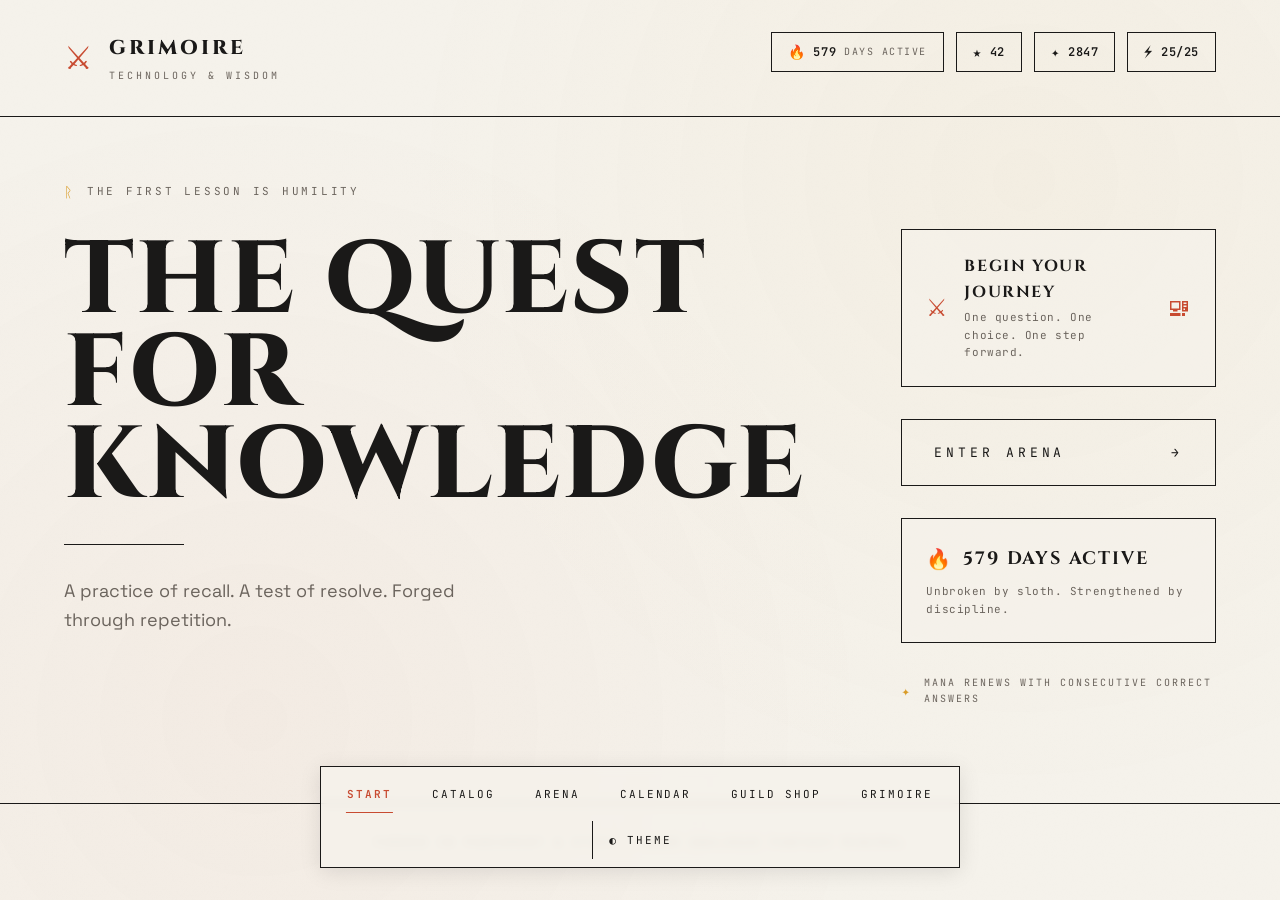
<file: desktop/index.html>
<!DOCTYPE html>
<html lang="en" data-theme="light">
<head>
    <meta charset="UTF-8">
    <meta name="viewport" content="width=device-width, initial-scale=1.0">
    <title>THE QUEST FOR KNOWLEDGE — Desktop</title>
    <link rel="preconnect" href="https://fonts.googleapis.com">
    <link rel="preconnect" href="https://fonts.gstatic.com" crossorigin>
    <link href="https://fonts.googleapis.com/css2?family=Cinzel:wght@600;700;800&family=JetBrains+Mono:wght@400;500;600&family=Space+Grotesk:wght@400;500;600&display=swap" rel="stylesheet">
    <link rel="stylesheet" href="style.css">
</head>
<body>
    <div class="bg-texture" aria-hidden="true"></div>
    
    <header class="site-header">
        <div class="brand">
            <span class="brand-mark">⚔</span>
            <div class="brand-text">
                <span class="brand-title">GRIMOIRE</span>
                <span class="brand-sub">TECHNOLOGY & WISDOM</span>
            </div>
        </div>
        <div class="header-stats">
            <div class="stat-pill" title="Current Streak">
                <span class="stat-icon">🔥</span>
                <span class="stat-value" id="streakPill">579</span>
                <span class="stat-label">DAYS ACTIVE</span>
            </div>
            <div class="stat-pill" title="Stars Collected">
                <span class="stat-icon">★</span>
                <span class="stat-value" id="starsPill">42</span>
            </div>
            <div class="stat-pill" title="Total XP">
                <span class="stat-icon">✦</span>
                <span class="stat-value" id="xpPill">2847</span>
            </div>
            <div class="stat-pill" title="Energy">
                <span class="stat-icon">⚡</span>
                <span class="stat-value"><span id="energyPill">25</span>/25</span>
            </div>
        </div>
    </header>

    <nav class="screen-switcher" aria-label="Screen Navigator">
        <button class="nav-btn active" data-screen="start" title="Start">START</button>
        <button class="nav-btn" data-screen="catalog" title="Catalog">CATALOG</button>
        <button class="nav-btn" data-screen="arena" title="Quiz Arena">ARENA</button>
        <button class="nav-btn" data-screen="calendar" title="Calendar">CALENDAR</button>
        <button class="nav-btn" data-screen="shop" title="Guild Shop">GUILD SHOP</button>
        <button class="nav-btn" data-screen="profile" title="Profile">GRIMOIRE</button>
        <button class="theme-toggle" id="themeToggle" title="Toggle Light/Dark Mode">◐ THEME</button>
    </nav>

    <main class="viewport">
        <!-- START SCREEN -->
        <section id="screen-start" class="screen active">
            <div class="start-grid">
                <div class="start-hero">
                    <div class="hero-marginal">
                        <span class="marginal-note">ᚱ</span>
                        <span class="marginal-text">THE FIRST LESSON IS HUMILITY</span>
                    </div>
                    <h1 class="hero-headline">THE QUEST<br>FOR<br>KNOWLEDGE</h1>
                    <div class="hero-divider"></div>
                    <p class="hero-sub">A practice of recall. A test of resolve. Forged through repetition.</p>
                </div>
                <div class="start-panel">
                    <div class="start-banner">
                        <div class="banner-row">
                            <span class="banner-glyph">⚔</span>
                            <div class="banner-text">
                                <div class="banner-title">BEGIN YOUR JOURNEY</div>
                                <div class="banner-sub">One question. One choice. One step forward.</div>
                            </div>
                            <span class="banner-glyph">🖳</span>
                        </div>
                    </div>
                    <button id="beginQuestBtn" class="cta-button">
                        <span class="cta-inner">
                            <span class="cta-text">ENTER ARENA</span>
                            <span class="cta-arrow">→</span>
                        </span>
                        <span class="cta-sheen"></span>
                    </button>
                    <div class="streak-card">
                        <div class="streak-header">
                            <span class="flame">🔥</span>
                            <span class="streak-big" id="streakBig">579 DAYS ACTIVE</span>
                        </div>
                        <div class="streak-detail">Unbroken by sloth. Strengthened by discipline.</div>
                    </div>
                    <div class="marginal-block">
                        <span class="marginal-note">✦</span>
                        <span class="marginal-text">MANA RENEWS WITH CONSECUTIVE CORRECT ANSWERS</span>
                    </div>
                </div>
            </div>
        </section>

        <!-- CATALOG SCREEN -->
        <section id="screen-catalog" class="screen">
            <div class="catalog-layout">
                <header class="catalog-header">
                    <div>
                        <h2 class="catalog-title">COURSE CATALOG</h2>
                        <p class="catalog-sub">SELF-DIRECTED COMPUTER SCIENCE CURRICULUM</p>
                    </div>
                    <div class="catalog-marginal">
                        <span class="marginal-note">🌐</span>
                        <span class="marginal-text">CHOOSE YOUR PATH • LEARN AT YOUR PACE</span>
                    </div>
                </header>
                <div class="catalog-grid">
                    <article class="module-card" data-status="in-progress">
                        <div class="module-header">
                            <span class="module-glyph">🖳</span>
                            <span class="module-status">IN PROGRESS</span>
                        </div>
                        <h3 class="module-title">DIGITAL LOGIC & CIRCUITS</h3>
                        <p class="module-desc">Boolean algebra, gates, combinational & sequential logic</p>
                        <div class="module-footer">
                            <span class="module-progress">PROGRESS: 64%</span>
                            <button class="module-btn" data-go="arena">ENTER ARENA</button>
                        </div>
                    </article>
                    <article class="module-card" data-status="mastered">
                        <div class="module-header">
                            <span class="module-glyph">🌐</span>
                            <span class="module-status">MASTERED</span>
                        </div>
                        <h3 class="module-title">COMPUTER NETWORKING & SUBNETTING</h3>
                        <p class="module-desc">OSI model, IP addressing, routing, subnet calculations</p>
                        <div class="module-footer">
                            <span class="module-progress">COMPLETE</span>
                            <button class="module-btn" data-go="arena">REVIEW</button>
                        </div>
                    </article>
                    <article class="module-card" data-status="in-progress">
                        <div class="module-header">
                            <span class="module-glyph">⌨</span>
                            <span class="module-status">IN PROGRESS</span>
                        </div>
                        <h3 class="module-title">OBJECT-ORIENTED PYTHON PROGRAMMING</h3>
                        <p class="module-desc">Classes, inheritance, encapsulation, polymorphism</p>
                        <div class="module-footer">
                            <span class="module-progress">PROGRESS: 38%</span>
                            <button class="module-btn" data-go="arena">ENTER ARENA</button>
                        </div>
                    </article>
                    <article class="module-card" data-status="locked">
                        <div class="module-header">
                            <span class="module-glyph">🗄</span>
                            <span class="module-status">LOCKED</span>
                        </div>
                        <h3 class="module-title">DATABASE ARCHITECTURE</h3>
                        <p class="module-desc">Relational models, normalization, SQL, indexing</p>
                        <div class="module-footer">
                            <span class="module-progress">REQUIREMENTS: COMPLETE LOGIC MODULE</span>
                            <button class="module-btn" disabled>LOCKED</button>
                        </div>
                    </article>
                    <article class="module-card" data-status="in-progress">
                        <div class="module-header">
                            <span class="module-glyph">ᚱ</span>
                            <span class="module-status">IN PROGRESS</span>
                        </div>
                        <h3 class="module-title">ALGORITHMS & DATA STRUCTURES</h3>
                        <p class="module-desc">Arrays, stacks, queues, recursion, complexity analysis</p>
                        <div class="module-footer">
                            <span class="module-progress">PROGRESS: 21%</span>
                            <button class="module-btn" data-go="arena">ENTER ARENA</button>
                        </div>
                    </article>
                    <article class="module-card" data-status="locked">
                        <div class="module-header">
                            <span class="module-glyph">✦</span>
                            <span class="module-status">LOCKED</span>
                        </div>
                        <h3 class="module-title">OPERATING SYSTEMS FUNDAMENTALS</h3>
                        <p class="module-desc">Processes, memory, scheduling, file systems</p>
                        <div class="module-footer">
                            <span class="module-progress">REQUIREMENTS: NETWORKING</span>
                            <button class="module-btn" disabled>LOCKED</button>
                        </div>
                    </article>
                </div>
            </div>
        </section>

        <!-- ARENA SCREEN -->
        <section id="screen-arena" class="screen">
            <div class="arena-header">
                <div>
                    <h2 class="arena-title">HIGH-CHALLENGE QUIZ ARENA</h2>
                    <p class="arena-sub">MULTIPLE CHOICE • FILL-IN-THE-BLANK • MATCHING GAME</p>
                </div>
                <div class="arena-stats">
                    <div class="arena-stat">
                        <span class="arena-stat-label">MANA</span>
                        <div class="arena-energy-bar"><div id="arenaEnergyBar" class="arena-energy-fill" style="width: 100%"></div></div>
                        <span class="arena-stat-value"><span id="arenaEnergy">25</span>/25</span>
                    </div>
                    <div class="arena-stat">
                        <span class="arena-stat-label">COMBO</span>
                        <span class="arena-stat-value" id="arenaCombo">0 IN A ROW</span>
                    </div>
                    <div class="arena-stat">
                        <span class="arena-stat-label">TIMER</span>
                        <span class="arena-stat-value" id="arenaTimer">30</span>
                    </div>
                </div>
            </div>
            
            <div class="arena-content">
                <div class="question-mode-indicator">
                    <span class="mode-label">QUESTION MODE:</span>
                    <span class="mode-value" id="questionMode">MULTIPLE CHOICE</span>
                </div>
                
                <!-- Multiple Choice -->
                <div id="mode-mc" class="question-mode active">
                    <div class="question-card">
                        <p class="question-text" id="mcQuestion">Which logic gate produces output HIGH only when both inputs are HIGH?</p>
                        <div class="options-grid">
                            <button class="option-btn" data-type="mc" data-correct="false"><span class="opt-key">A</span><span class="opt-text">OR GATE</span></button>
                            <button class="option-btn" data-type="mc" data-correct="true"><span class="opt-key">B</span><span class="opt-text">AND GATE</span></button>
                            <button class="option-btn" data-type="mc" data-correct="false"><span class="opt-key">C</span><span class="opt-text">NOR GATE</span></button>
                            <button class="option-btn" data-type="mc" data-correct="false"><span class="opt-key">D</span><span class="opt-text">XOR GATE</span></button>
                        </div>
                    </div>
                </div>
                
                <!-- Fill in the Blank -->
                <div id="mode-fill" class="question-mode">
                    <div class="question-card">
                        <p class="question-text" id="fillQuestion">In Python, the keyword used to define a function is <span class="blank">____</span>.</p>
                        <div class="fill-input-container">
                            <input type="text" id="fillInput" class="fill-input" placeholder="TYPE YOUR ANSWER..." autocomplete="off">
                            <button id="fillSubmit" class="fill-submit">SUBMIT</button>
                        </div>
                    </div>
                </div>
                
                <!-- Matching Game -->
                <div id="mode-match" class="question-mode">
                    <div class="question-card">
                        <p class="question-text">MATCH THE TECHNICAL TERM TO ITS DEFINITION</p>
                        <div class="match-container">
                            <div class="match-column">
                                <div class="match-item" data-id="1">ROUTER</div>
                                <div class="match-item" data-id="2">SWITCH</div>
                                <div class="match-item" data-id="3">FIREWALL</div>
                                <div class="match-item" data-id="4">DNS</div>
                            </div>
                            <div class="match-column">
                                <div class="match-def" data-match="1">FORWARDS PACKETS BETWEEN NETWORKS</div>
                                <div class="match-def" data-match="2">CONNECTS DEVICES WITHIN A NETWORK</div>
                                <div class="match-def" data-match="3">FILTERS NETWORK TRAFFIC FOR SECURITY</div>
                                <div class="match-def" data-match="4">RESOLVES DOMAIN NAMES TO IP ADDRESSES</div>
                            </div>
                        </div>
                        <button id="matchCheck" class="match-check">CHECK MATCHES</button>
                    </div>
                </div>
                
                <div class="arena-feedback" id="arenaFeedback"></div>
            </div>
        </section>

        <!-- CALENDAR SCREEN -->
        <section id="screen-calendar" class="screen">
            <div class="calendar-layout">
                <header class="calendar-header">
                    <div>
                        <h2 class="calendar-title">STREAK CHRONICLE</h2>
                        <p class="calendar-sub">Days inscribed. Discipline recorded.</p>
                    </div>
                    <div class="calendar-legend">
                        <div class="legend-item"><span class="legend-dot active"></span> ACTIVE</div>
                        <div class="legend-item"><span class="legend-dot extinct"></span> EXTINGUISHED</div>
                    </div>
                </header>
                <div class="calendar-grid" id="calendarGrid"></div>
                <div class="calendar-marginal">
                    <span class="marginal-note">🔥</span>
                    <span class="marginal-text">THE FLAME DOES NOT EXTEND ITSELF. IT IS FED BY CONSISTENCY.</span>
                </div>
            </div>
        </section>

        <!-- SHOP SCREEN -->
        <section id="screen-shop" class="screen">
            <div class="shop-layout">
                <header class="shop-header">
                    <div>
                        <h2 class="shop-title">GUILD SHOP</h2>
                        <p class="shop-sub">EXCHANGE RESOURCES FOR RARE ITEMS</p>
                    </div>
                    <div class="shop-currency">
                        <span class="currency-item">★ <span id="shopStars">42</span></span>
                        <span class="currency-item">✦ <span id="shopXp">2847</span></span>
                        <span class="currency-item">⚡ <span id="shopEnergy">25</span></span>
                    </div>
                </header>
                <div class="shop-grid">
                    <article class="shop-item">
                        <div class="shop-item-header">
                            <span class="shop-item-glyph">🛡</span>
                            <span class="shop-item-price">★ 15</span>
                        </div>
                        <h3 class="shop-item-title">MASTER OF LOGIC BADGE</h3>
                        <p class="shop-item-desc">Rare fantasy-tech emblem for logic mastery</p>
                        <button class="shop-buy-btn" data-item="logic-badge" data-cost="15">PURCHASE</button>
                    </article>
                    <article class="shop-item">
                        <div class="shop-item-header">
                            <span class="shop-item-glyph">🛡</span>
                            <span class="shop-item-price">★ 20</span>
                        </div>
                        <h3 class="shop-item-title">NETWORK GUARDIAN SHIELD</h3>
                        <p class="shop-item-desc">Protective ward for networking prowess</p>
                        <button class="shop-buy-btn" data-item="network-shield" data-cost="20">PURCHASE</button>
                    </article>
                    <article class="shop-item">
                        <div class="shop-item-header">
                            <span class="shop-item-glyph">✦</span>
                            <span class="shop-item-price">✦ 500</span>
                        </div>
                        <h3 class="shop-item-title">ENERGY REFILL</h3>
                        <p class="shop-item-desc">Restore full mana to 25/25</p>
                        <button class="shop-buy-btn" data-item="energy-refill" data-cost="500">PURCHASE</button>
                    </article>
                    <article class="shop-item">
                        <div class="shop-item-header">
                            <span class="shop-item-glyph">🖳</span>
                            <span class="shop-item-price">★ 30</span>
                        </div>
                        <h3 class="shop-item-title">CIRCUIT RUNE INSCRIPTION</h3>
                        <p class="shop-item-desc">Ancient runic pattern for digital mastery</p>
                        <button class="shop-buy-btn" data-item="circuit-rune" data-cost="30">PURCHASE</button>
                    </article>
                </div>
                <div class="shop-inventory">
                    <h3 class="inventory-title">INVENTORY</h3>
                    <div class="inventory-grid" id="inventoryGrid">
                        <div class="inventory-item empty">EMPTY</div>
                    </div>
                </div>
            </div>
        </section>

        <!-- PROFILE SCREEN -->
        <section id="screen-profile" class="screen">
            <div class="profile-grid">
                <div class="profile-hero">
                    <div class="profile-emblem">🛡</div>
                    <h2 class="profile-name">INITIATE GRIMOIREKEEPER</h2>
                    <p class="profile-rank">RANK: APPRENTICE OF THE WORD</p>
                </div>
                <div class="stats-grid">
                    <article class="stat-card">
                        <div class="stat-card-icon">✦</div>
                        <div class="stat-card-label">TOTAL XP</div>
                        <div class="stat-card-value" id="profileXp">2847</div>
                        <div class="stat-card-sub">INSCRIBED IN THE TOME</div>
                    </article>
                    <article class="stat-card">
                        <div class="stat-card-icon">★</div>
                        <div class="stat-card-label">STARS COLLECTED</div>
                        <div class="stat-card-value" id="profileStars">42</div>
                        <div class="stat-card-sub">GLEANED FROM TRIALS</div>
                    </article>
                    <article class="stat-card">
                        <div class="stat-card-icon">⚡</div>
                        <div class="stat-card-label">CURRENT ENERGY</div>
                        <div class="stat-card-value"><span id="profileEnergy">25</span>/25</div>
                        <div class="stat-card-sub">MANA AT YOUR DISPOSAL</div>
                    </article>
                    <article class="stat-card">
                        <div class="stat-card-icon">🏆</div>
                        <div class="stat-card-label">BADGES</div>
                        <div class="stat-card-value" id="profileBadges">2</div>
                        <div class="stat-card-sub">SEALS EARNED</div>
                    </article>
                </div>
                <div class="profile-badges">
                    <h3 class="badges-title">SPECIAL BADGES SHOWCASE</h3>
                    <div class="badges-grid" id="specialBadgesGrid">
                        <div class="badge-item earned"><span class="badge-glyph">🖳</span><span class="badge-name">LOGIC ADEPT</span></div>
                        <div class="badge-item earned"><span class="badge-glyph">🌐</span><span class="badge-name">NETWORK WARDEN</span></div>
                    </div>
                </div>
                <div class="profile-marginal">
                    <span class="marginal-note">ᚱ</span>
                    <span class="marginal-text">KNOWLEDGE IS THE ONLY TREASURE THAT MULTIPLIES WHEN SHARED</span>
                </div>
            </div>
        </section>
    </main>

    <footer class="site-footer">
        <span class="footer-text">FORGED IN PARCHMENT & STEEL • WARM ANALOGUE FANTASY MINIMAL</span>
    </footer>

    <script src="app.js"></script>
</body>
</html>
</file>
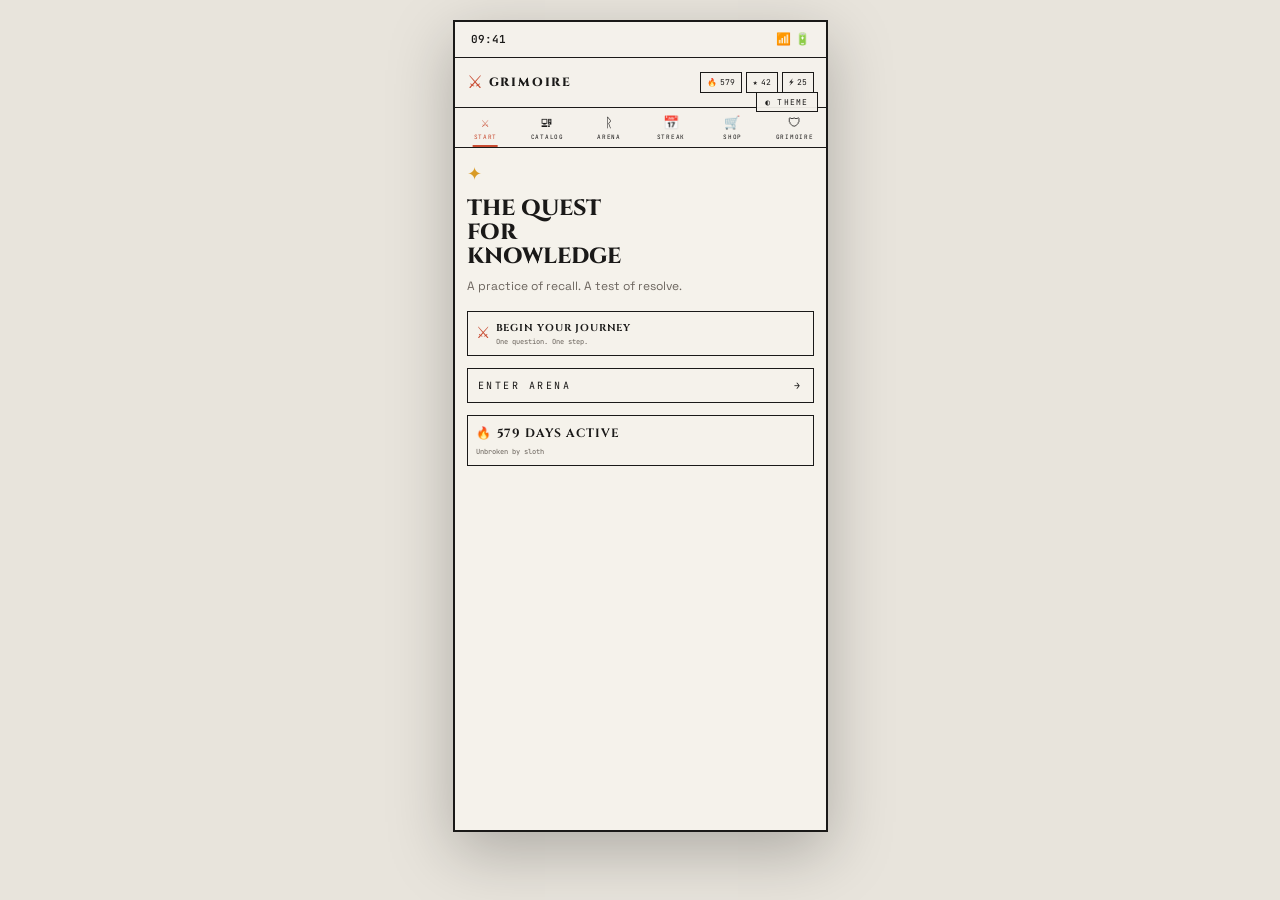
<file: mobile/index.html>
<!DOCTYPE html>
<html lang="en" data-theme="light">
<head>
    <meta charset="UTF-8">
    <meta name="viewport" content="width=device-width, initial-scale=1.0, maximum-scale=1.0, user-scalable=no">
    <title>THE QUEST FOR KNOWLEDGE — Mobile</title>
    <link rel="preconnect" href="https://fonts.googleapis.com">
    <link rel="preconnect" href="https://fonts.gstatic.com" crossorigin>
    <link href="https://fonts.googleapis.com/css2?family=Cinzel:wght@600;700;800&family=JetBrains+Mono:wght@400;500;600&family=Space+Grotesk:wght@400;500;600&display=swap" rel="stylesheet">
    <link rel="stylesheet" href="style.css">
</head>
<body>
    <div class="mobile-frame">
        <div class="status-bar">
            <span class="status-time">09:41</span>
            <div class="status-icons">
                <span>📶</span>
                <span>🔋</span>
            </div>
        </div>
        
        <header class="mobile-header">
            <div class="header-row">
                <div class="brand-mini">
                    <span class="brand-mark">⚔</span>
                    <span class="brand-title">GRIMOIRE</span>
                </div>
                <div class="mini-stats">
                    <span class="mini-pill">🔥 <span id="mStreak">579</span></span>
                    <span class="mini-pill">★ <span id="mStars">42</span></span>
                    <span class="mini-pill">⚡ <span id="mEnergy">25</span></span>
                </div>
            </div>
        </header>
        
        <nav class="mobile-nav">
            <button class="m-nav-btn active" data-screen="start" title="Start"><span class="m-nav-icon">⚔</span><span class="m-nav-label">START</span></button>
            <button class="m-nav-btn" data-screen="catalog" title="Catalog"><span class="m-nav-icon">🖳</span><span class="m-nav-label">CATALOG</span></button>
            <button class="m-nav-btn" data-screen="arena" title="Arena"><span class="m-nav-icon">ᚱ</span><span class="m-nav-label">ARENA</span></button>
            <button class="m-nav-btn" data-screen="calendar" title="Calendar"><span class="m-nav-icon">📅</span><span class="m-nav-label">STREAK</span></button>
            <button class="m-nav-btn" data-screen="shop" title="Shop"><span class="m-nav-icon">🛒</span><span class="m-nav-label">SHOP</span></button>
            <button class="m-nav-btn" data-screen="profile" title="Profile"><span class="m-nav-icon">🛡</span><span class="m-nav-label">GRIMOIRE</span></button>
        </nav>
        <button class="m-theme-toggle" id="mThemeToggle">◐ THEME</button>
        
        <main class="mobile-content">
            <!-- START -->
            <section id="screen-start" class="m-screen active">
                <div class="m-start-hero">
                    <div class="m-hero-glyph">✦</div>
                    <h1 class="m-hero-headline">THE QUEST<br>FOR<br>KNOWLEDGE</h1>
                    <p class="m-hero-sub">A practice of recall. A test of resolve.</p>
                </div>
                <div class="m-start-banner">
                    <div class="m-banner-row">
                        <span class="m-banner-glyph">⚔</span>
                        <div class="m-banner-text">
                            <div class="m-banner-title">BEGIN YOUR JOURNEY</div>
                            <div class="m-banner-sub">One question. One step.</div>
                        </div>
                    </div>
                </div>
                <button id="mBeginQuestBtn" class="m-cta-btn"><span class="m-cta-inner"><span class="m-cta-text">ENTER ARENA</span><span class="m-cta-arrow">→</span></span></button>
                <div class="m-streak-card">
                    <div class="m-streak-row"><span class="m-flame">🔥</span><span class="m-streak-text">579 DAYS ACTIVE</span></div>
                    <div class="m-streak-detail">Unbroken by sloth</div>
                </div>
            </section>
            
            <!-- CATALOG -->
            <section id="screen-catalog" class="m-screen">
                <div class="m-catalog-header">
                    <h2 class="m-catalog-title">COURSE CATALOG</h2>
                    <p class="m-catalog-sub">COMPUTER SCIENCE CURRICULUM</p>
                </div>
                <div class="m-catalog-list">
                    <article class="m-module-card" data-status="in-progress">
                        <div class="m-module-header"><span class="m-module-glyph">🖳</span><span class="m-module-status">IN PROGRESS</span></div>
                        <h3 class="m-module-title">DIGITAL LOGIC & CIRCUITS</h3>
                        <div class="m-module-footer"><span class="m-module-progress">64%</span><button class="m-module-btn" data-go="arena">ENTER</button></div>
                    </article>
                    <article class="m-module-card" data-status="mastered">
                        <div class="m-module-header"><span class="m-module-glyph">🌐</span><span class="m-module-status">MASTERED</span></div>
                        <h3 class="m-module-title">COMPUTER NETWORKING & SUBNETTING</h3>
                        <div class="m-module-footer"><span class="m-module-progress">COMPLETE</span><button class="m-module-btn" data-go="arena">REVIEW</button></div>
                    </article>
                    <article class="m-module-card" data-status="in-progress">
                        <div class="m-module-header"><span class="m-module-glyph">⌨</span><span class="m-module-status">IN PROGRESS</span></div>
                        <h3 class="m-module-title">OBJECT-ORIENTED PYTHON</h3>
                        <div class="m-module-footer"><span class="m-module-progress">38%</span><button class="m-module-btn" data-go="arena">ENTER</button></div>
                    </article>
                    <article class="m-module-card" data-status="locked">
                        <div class="m-module-header"><span class="m-module-glyph">🗄</span><span class="m-module-status">LOCKED</span></div>
                        <h3 class="m-module-title">DATABASE ARCHITECTURE</h3>
                        <div class="m-module-footer"><span class="m-module-progress">LOCKED</span><button class="m-module-btn" disabled>LOCKED</button></div>
                    </article>
                </div>
            </section>
            
            <!-- ARENA -->
            <section id="screen-arena" class="m-screen">
                <div class="m-arena-header">
                    <h2 class="m-arena-title">QUIZ ARENA</h2>
                    <div class="m-arena-stats">
                        <span>⚡ <span id="mArenaEnergy">25</span>/25</span>
                        <span>COMBO <span id="mArenaCombo">0</span></span>
                        <span>TIMER <span id="mArenaTimer">30</span></span>
                    </div>
                </div>
                <div class="m-question-mode-indicator"><span>MODE: </span><span id="mQuestionMode">MULTIPLE CHOICE</span></div>
                
                <div id="m-mode-mc" class="m-question-mode active">
                    <div class="m-question-card">
                        <p class="m-question-text" id="mMcQuestion">Which logic gate produces output HIGH only when both inputs are HIGH?</p>
                    </div>
                    <div class="m-options">
                        <button class="m-option-btn" data-type="mc" data-correct="false"><span class="m-opt-key">A</span><span class="m-opt-text">OR GATE</span></button>
                        <button class="m-option-btn" data-type="mc" data-correct="true"><span class="m-opt-key">B</span><span class="m-opt-text">AND GATE</span></button>
                        <button class="m-option-btn" data-type="mc" data-correct="false"><span class="m-opt-key">C</span><span class="m-opt-text">NOR GATE</span></button>
                        <button class="m-option-btn" data-type="mc" data-correct="false"><span class="m-opt-key">D</span><span class="m-opt-text">XOR GATE</span></button>
                    </div>
                </div>
                
                <div id="m-mode-fill" class="m-question-mode">
                    <div class="m-question-card">
                        <p class="m-question-text">In Python, the keyword to define a function is <span class="m-blank">____</span>.</p>
                    </div>
                    <div class="m-fill-container">
                        <input type="text" id="mFillInput" class="m-fill-input" placeholder="ANSWER..." autocomplete="off">
                        <button id="mFillSubmit" class="m-fill-submit">SUBMIT</button>
                    </div>
                </div>
                
                <div id="m-mode-match" class="m-question-mode">
                    <div class="m-question-card">
                        <p class="m-question-text">MATCH TERMS</p>
                    </div>
                    <div class="m-match-container">
                        <div class="m-match-col">
                            <div class="m-match-item" data-id="1">ROUTER</div>
                            <div class="m-match-item" data-id="2">SWITCH</div>
                            <div class="m-match-item" data-id="3">FIREWALL</div>
                            <div class="m-match-item" data-id="4">DNS</div>
                        </div>
                        <div class="m-match-col">
                            <div class="m-match-def" data-match="1">PACKET FORWARDING</div>
                            <div class="m-match-def" data-match="2">LOCAL CONNECTIVITY</div>
                            <div class="m-match-def" data-match="3">TRAFFIC FILTERING</div>
                            <div class="m-match-def" data-match="4">NAME RESOLUTION</div>
                        </div>
                    </div>
                    <button id="mMatchCheck" class="m-match-check">CHECK</button>
                </div>
                
                <div class="m-arena-feedback" id="mArenaFeedback"></div>
            </section>
            
            <!-- CALENDAR -->
            <section id="screen-calendar" class="m-screen">
                <div class="m-calendar-header">
                    <h2 class="m-calendar-title">STREAK CHRONICLE</h2>
                    <div class="m-calendar-legend"><span class="m-legend-dot active"></span> ACTIVE <span class="m-legend-dot extinct"></span> LOST</div>
                </div>
                <div class="m-calendar-grid" id="mCalendarGrid"></div>
                <div class="m-calendar-note"><span>🔥</span><span>FED BY CONSISTENCY</span></div>
            </section>
            
            <!-- SHOP -->
            <section id="screen-shop" class="m-screen">
                <div class="m-shop-header">
                    <h2 class="m-shop-title">GUILD SHOP</h2>
                    <div class="m-shop-currency"><span>★ <span id="mShopStars">42</span></span> <span>✦ <span id="mShopXp">2847</span></span></div>
                </div>
                <div class="m-shop-list">
                    <article class="m-shop-item">
                        <div class="m-shop-item-header"><span class="m-shop-item-glyph">🛡</span><span class="m-shop-item-price">★ 15</span></div>
                        <h3 class="m-shop-item-title">LOGIC BADGE</h3>
                        <button class="m-shop-buy-btn" data-item="logic-badge" data-cost="15">BUY</button>
                    </article>
                    <article class="m-shop-item">
                        <div class="m-shop-item-header"><span class="m-shop-item-glyph">🛡</span><span class="m-shop-item-price">★ 20</span></div>
                        <h3 class="m-shop-item-title">NETWORK SHIELD</h3>
                        <button class="m-shop-buy-btn" data-item="network-shield" data-cost="20">BUY</button>
                    </article>
                    <article class="m-shop-item">
                        <div class="m-shop-item-header"><span class="m-shop-item-glyph">✦</span><span class="m-shop-item-price">✦ 500</span></div>
                        <h3 class="m-shop-item-title">ENERGY REFILL</h3>
                        <button class="m-shop-buy-btn" data-item="energy-refill" data-cost="500">BUY</button>
                    </article>
                </div>
                <div class="m-shop-inventory"><h3 class="m-inventory-title">INVENTORY</h3><div class="m-inventory-grid" id="mInventoryGrid"><div class="m-inventory-item empty">EMPTY</div></div></div>
            </section>
            
            <!-- PROFILE -->
            <section id="screen-profile" class="m-screen">
                <div class="m-profile-hero">
                    <div class="m-profile-emblem">🛡</div>
                    <h2 class="m-profile-name">INITIATE</h2>
                    <p class="m-profile-rank">APPRENTICE OF THE WORD</p>
                </div>
                <div class="m-profile-stats">
                    <div class="m-stat-row"><span class="m-stat-icon">✦</span><div class="m-stat-info"><div class="m-stat-label">XP</div><div class="m-stat-value" id="mProfileXp">2847</div></div></div>
                    <div class="m-stat-row"><span class="m-stat-icon">★</span><div class="m-stat-info"><div class="m-stat-label">STARS</div><div class="m-stat-value" id="mProfileStars">42</div></div></div>
                    <div class="m-stat-row"><span class="m-stat-icon">⚡</span><div class="m-stat-info"><div class="m-stat-label">ENERGY</div><div class="m-stat-value"><span id="mProfileEnergy">25</span>/25</div></div></div>
                    <div class="m-stat-row"><span class="m-stat-icon">🏆</span><div class="m-stat-info"><div class="m-stat-label">BADGES</div><div class="m-stat-value" id="mProfileBadges">2</div></div></div>
                </div>
                <div class="m-profile-badges"><h3 class="m-badges-title">SPECIAL BADGES</h3><div class="m-badges-list" id="mSpecialBadges"><div class="m-badge-item earned"><span>🖳</span> LOGIC</div><div class="m-badge-item earned"><span>🌐</span> NETWORK</div></div></div>
            </section>
        </main>
    </div>
    <script src="app.js"></script>
</body>
</html>
</file>
<file: desktop/style.css>
/* WARM ANALOGUE FANTASY MINIMAL - Desktop with Dual Theme */
:root {
    --bg: #F5F2EB;
    --text: #1A1918;
    --accent: #C84B31;
    --accent-2: #D99B26;
    --border: #1A1918;
    --muted: #6B645D;
    --panel: rgba(245, 242, 235, 0.88);
    --card-bg: rgba(245, 242, 235, 0.6);
    
    --font-head: 'Cinzel', Georgia, 'Times New Roman', serif;
    --font-body: 'Space Grotesk', -apple-system, BlinkMacSystemFont, sans-serif;
    --font-mono: 'JetBrains Mono', 'Fira Code', monospace;
    
    --space-1: 0.25rem;
    --space-2: 0.5rem;
    --space-3: 0.75rem;
    --space-4: 1rem;
    --space-5: 1.5rem;
    --space-6: 2rem;
    --space-7: 3rem;
    --space-8: 4rem;
    --space-9: 6rem;
    
    --hairline: 1px solid var(--border);
}

[data-theme="dark"] {
    --bg: #121110;
    --text: #E6E2D3;
    --accent: #C84B31;
    --accent-2: #D99B26;
    --border: #E6E2D3;
    --muted: #9B9588;
    --panel: rgba(18, 17, 16, 0.92);
    --card-bg: rgba(18, 17, 16, 0.7);
}

* {
    margin: 0;
    padding: 0;
    box-sizing: border-box;
    transition: background-color 0.3s ease, color 0.3s ease, border-color 0.3s ease;
}

html {
    font-size: 16px;
}

body {
    font-family: var(--font-body);
    background: var(--bg);
    color: var(--text);
    line-height: 1.6;
    position: relative;
    min-height: 100vh;
    overflow-x: hidden;
}

.bg-texture {
    position: fixed;
    top: 0;
    left: 0;
    width: 100%;
    height: 100%;
    pointer-events: none;
    z-index: -2;
    background-image: 
        radial-gradient(circle at 20% 80%, rgba(200, 75, 49, 0.04) 0%, transparent 50%),
        radial-gradient(circle at 80% 20%, rgba(217, 155, 38, 0.04) 0%, transparent 50%);
}

.bg-texture::before {
    content: '';
    position: absolute;
    top: 0;
    left: 0;
    width: 100%;
    height: 100%;
    background-image: url("data:image/svg+xml,%3Csvg width='100' height='100' xmlns='http://www.w3.org/2000/svg'%3E%3Cfilter id='noise'%3E%3CfeTurbulence type='fractalNoise' baseFrequency='0.9' numOctaves='4'/%3E%3C/filter%3E%3Crect width='100' height='100' filter='url(%23noise)' opacity='0.02'/%3E%3C/svg%3E");
    opacity: 0.4;
}

.site-header {
    display: flex;
    justify-content: space-between;
    align-items: flex-start;
    padding: var(--space-6) var(--space-8);
    border-bottom: var(--hairline);
    gap: var(--space-6);
    flex-wrap: wrap;
}

.brand {
    display: flex;
    align-items: center;
    gap: var(--space-4);
}

.brand-mark {
    font-size: 2rem;
    line-height: 1;
    color: var(--accent);
}

.brand-text {
    display: flex;
    flex-direction: column;
    gap: var(--space-1);
}

.brand-title {
    font-family: var(--font-head);
    font-size: 1.25rem;
    font-weight: 800;
    letter-spacing: 0.15em;
}

.brand-sub {
    font-family: var(--font-mono);
    font-size: 0.625rem;
    letter-spacing: 0.3em;
    color: var(--muted);
}

.header-stats {
    display: flex;
    gap: var(--space-3);
    flex-wrap: wrap;
}

.stat-pill {
    display: flex;
    align-items: center;
    gap: var(--space-2);
    padding: var(--space-2) var(--space-4);
    border: var(--hairline);
    font-family: var(--font-mono);
    font-size: 0.75rem;
    letter-spacing: 0.05em;
}

.stat-icon {
    font-size: 0.875rem;
}

.stat-value {
    font-weight: 600;
}

.stat-label {
    color: var(--muted);
    font-size: 0.625rem;
    letter-spacing: 0.15em;
}

.screen-switcher {
    position: fixed;
    bottom: var(--space-6);
    left: 50%;
    transform: translateX(-50%);
    display: flex;
    gap: var(--space-2);
    padding: var(--space-2);
    background: var(--panel);
    backdrop-filter: blur(4px);
    border: var(--hairline);
    z-index: 100;
    box-shadow: 0 4px 20px rgba(0, 0, 0, 0.1);
    flex-wrap: wrap;
    justify-content: center;
    max-width: 95vw;
}

.nav-btn, .theme-toggle {
    font-family: var(--font-mono);
    font-size: 0.6875rem;
    letter-spacing: 0.18em;
    padding: var(--space-3) var(--space-4);
    background: transparent;
    color: var(--text);
    border: none;
    cursor: pointer;
    position: relative;
    transition: all 0.2s ease;
}

.nav-btn::after {
    content: '';
    position: absolute;
    bottom: 0;
    left: 50%;
    transform: translateX(-50%);
    width: 0;
    height: 1px;
    background: var(--accent);
    transition: width 0.2s ease;
}

.nav-btn:hover, .theme-toggle:hover {
    color: var(--accent);
}

.nav-btn:hover::after {
    width: 60%;
}

.nav-btn.active {
    color: var(--accent);
    font-weight: 600;
}

.nav-btn.active::after {
    width: 60%;
    background: var(--accent);
}

.theme-toggle {
    border-left: 1px solid var(--border);
    padding-left: var(--space-4);
}

.viewport {
    max-width: 1600px;
    margin: 0 auto;
    padding: 0 var(--space-8);
    position: relative;
}

.screen {
    display: none;
    min-height: calc(100vh - 220px);
    padding: var(--space-8) 0 var(--space-9);
}

.screen.active {
    display: block;
}

/* START SCREEN */
.start-grid {
    display: grid;
    grid-template-columns: 1.6fr 1fr;
    gap: var(--space-9);
    align-items: start;
}

.start-hero {
    display: flex;
    flex-direction: column;
    gap: var(--space-6);
}

.hero-marginal {
    display: flex;
    align-items: center;
    gap: var(--space-3);
    font-family: var(--font-mono);
    font-size: 0.6875rem;
    letter-spacing: 0.25em;
    color: var(--muted);
}

.marginal-note {
    color: var(--accent-2);
    font-size: 0.875rem;
}

.hero-headline {
    font-family: var(--font-head);
    font-size: clamp(3.5rem, 8vw, 6.5rem);
    font-weight: 800;
    line-height: 0.9;
    letter-spacing: 0.02em;
    text-transform: uppercase;
}

.hero-divider {
    width: 120px;
    height: 1px;
    background: var(--border);
}

.hero-sub {
    font-size: 1.125rem;
    color: var(--muted);
    max-width: 400px;
}

.start-panel {
    display: flex;
    flex-direction: column;
    gap: var(--space-6);
    padding-top: var(--space-7);
}

.start-banner {
    border: var(--hairline);
    padding: var(--space-5);
    background: var(--card-bg);
}

.banner-row {
    display: flex;
    align-items: center;
    gap: var(--space-4);
}

.banner-glyph {
    font-size: 1.5rem;
    color: var(--accent);
}

.banner-text {
    flex: 1;
    display: flex;
    flex-direction: column;
    gap: var(--space-1);
}

.banner-title {
    font-family: var(--font-head);
    font-size: 1rem;
    font-weight: 700;
    letter-spacing: 0.1em;
}

.banner-sub {
    font-family: var(--font-mono);
    font-size: 0.6875rem;
    color: var(--muted);
    letter-spacing: 0.05em;
}

.cta-button {
    position: relative;
    width: 100%;
    padding: var(--space-5) var(--space-6);
    background: transparent;
    color: var(--text);
    border: var(--hairline);
    cursor: pointer;
    font-family: var(--font-mono);
    font-size: 0.8125rem;
    letter-spacing: 0.3em;
    overflow: hidden;
    transition: all 0.3s ease;
}

.cta-inner {
    display: flex;
    align-items: center;
    justify-content: space-between;
    position: relative;
    z-index: 2;
}

.cta-sheen {
    position: absolute;
    top: 0;
    left: -100%;
    width: 100%;
    height: 100%;
    background: linear-gradient(90deg, transparent, rgba(200, 75, 49, 0.1), transparent);
    transition: left 0.6s ease;
    z-index: 1;
}

.cta-button:hover {
    border-color: var(--accent);
    color: var(--accent);
}

.cta-button:hover .cta-sheen {
    left: 100%;
}

.cta-arrow {
    transition: transform 0.3s ease;
}

.cta-button:hover .cta-arrow {
    transform: translateX(8px);
}

.streak-card {
    border: var(--hairline);
    padding: var(--space-5);
    display: flex;
    flex-direction: column;
    gap: var(--space-2);
    background: var(--card-bg);
}

.streak-header {
    display: flex;
    align-items: center;
    gap: var(--space-3);
}

.flame {
    font-size: 1.25rem;
}

.streak-big {
    font-family: var(--font-head);
    font-size: 1.125rem;
    font-weight: 700;
    letter-spacing: 0.1em;
}

.streak-detail {
    font-family: var(--font-mono);
    font-size: 0.6875rem;
    color: var(--muted);
    letter-spacing: 0.05em;
}

.marginal-block {
    display: flex;
    align-items: center;
    gap: var(--space-3);
    font-family: var(--font-mono);
    font-size: 0.625rem;
    letter-spacing: 0.2em;
    color: var(--muted);
}

/* CATALOG */
.catalog-layout {
    display: flex;
    flex-direction: column;
    gap: var(--space-7);
}

.catalog-header {
    display: flex;
    justify-content: space-between;
    align-items: flex-end;
    border-bottom: var(--hairline);
    padding-bottom: var(--space-6);
    gap: var(--space-6);
    flex-wrap: wrap;
}

.catalog-title {
    font-family: var(--font-head);
    font-size: 2rem;
    font-weight: 700;
    letter-spacing: 0.12em;
}

.catalog-sub {
    font-family: var(--font-mono);
    font-size: 0.75rem;
    color: var(--muted);
    letter-spacing: 0.05em;
    margin-top: var(--space-2);
}

.catalog-marginal {
    display: flex;
    align-items: center;
    gap: var(--space-3);
    font-family: var(--font-mono);
    font-size: 0.6875rem;
    letter-spacing: 0.2em;
    color: var(--muted);
}

.catalog-grid {
    display: grid;
    grid-template-columns: repeat(3, 1fr);
    gap: var(--space-4);
}

.module-card {
    border: var(--hairline);
    padding: var(--space-5);
    display: flex;
    flex-direction: column;
    gap: var(--space-4);
    transition: all 0.2s ease;
    position: relative;
    overflow: hidden;
    background: var(--card-bg);
}

.module-card::before {
    content: '';
    position: absolute;
    top: 0;
    left: 0;
    width: 100%;
    height: 2px;
    background: linear-gradient(90deg, var(--accent), var(--accent-2));
    transform: scaleX(0);
    transform-origin: left;
    transition: transform 0.3s ease;
}

.module-card:hover:not([data-status="locked"]) {
    border-color: var(--accent);
}

.module-card:hover:not([data-status="locked"])::before {
    transform: scaleX(1);
}

.module-card[data-status="locked"] {
    opacity: 0.5;
}

.module-header {
    display: flex;
    justify-content: space-between;
    align-items: center;
}

.module-glyph {
    font-size: 1.5rem;
    color: var(--accent-2);
}

.module-status {
    font-family: var(--font-mono);
    font-size: 0.625rem;
    letter-spacing: 0.15em;
    padding: var(--space-1) var(--space-2);
    border: var(--hairline);
}

.module-card[data-status="mastered"] .module-status {
    color: var(--accent-2);
    border-color: var(--accent-2);
}

.module-card[data-status="in-progress"] .module-status {
    color: var(--accent);
    border-color: var(--accent);
}

.module-title {
    font-family: var(--font-head);
    font-size: 1rem;
    font-weight: 700;
    letter-spacing: 0.08em;
    line-height: 1.4;
}

.module-desc {
    font-size: 0.875rem;
    color: var(--muted);
    flex: 1;
}

.module-footer {
    display: flex;
    justify-content: space-between;
    align-items: center;
    padding-top: var(--space-3);
    border-top: 1px solid rgba(150, 150, 150, 0.3);
    gap: var(--space-3);
    flex-wrap: wrap;
}

.module-progress {
    font-family: var(--font-mono);
    font-size: 0.625rem;
    letter-spacing: 0.05em;
    color: var(--muted);
}

.module-btn {
    font-family: var(--font-mono);
    font-size: 0.6875rem;
    letter-spacing: 0.15em;
    padding: var(--space-2) var(--space-4);
    background: transparent;
    color: var(--text);
    border: var(--hairline);
    cursor: pointer;
    transition: all 0.2s ease;
}

.module-btn:not(:disabled):hover {
    border-color: var(--accent);
    color: var(--accent);
}

.module-btn:disabled {
    cursor: not-allowed;
    opacity: 0.5;
}

/* ARENA */
.arena-header {
    display: flex;
    justify-content: space-between;
    align-items: flex-start;
    margin-bottom: var(--space-7);
    gap: var(--space-6);
    flex-wrap: wrap;
}

.arena-title {
    font-family: var(--font-head);
    font-size: 1.75rem;
    font-weight: 700;
    letter-spacing: 0.12em;
}

.arena-sub {
    font-family: var(--font-mono);
    font-size: 0.75rem;
    color: var(--muted);
    letter-spacing: 0.05em;
    margin-top: var(--space-2);
}

.arena-stats {
    display: flex;
    gap: var(--space-4);
    flex-wrap: wrap;
}

.arena-stat {
    display: flex;
    align-items: center;
    gap: var(--space-3);
    padding: var(--space-2) var(--space-4);
    border: var(--hairline);
    font-family: var(--font-mono);
    font-size: 0.6875rem;
}

.arena-stat-label {
    color: var(--muted);
    letter-spacing: 0.15em;
}

.arena-energy-bar {
    width: 80px;
    height: 6px;
    border: var(--hairline);
    overflow: hidden;
}

.arena-energy-fill {
    height: 100%;
    background: linear-gradient(90deg, var(--accent), var(--accent-2));
    transition: width 0.3s ease;
}

.arena-stat-value {
    font-weight: 600;
}

.arena-content {
    display: flex;
    flex-direction: column;
    gap: var(--space-6);
}

.question-mode-indicator {
    display: flex;
    align-items: center;
    gap: var(--space-3);
    font-family: var(--font-mono);
    font-size: 0.6875rem;
    letter-spacing: 0.2em;
}

.mode-label {
    color: var(--muted);
}

.mode-value {
    color: var(--accent);
    font-weight: 600;
}

.question-mode {
    display: none;
}

.question-mode.active {
    display: block;
}

.question-card {
    border: var(--hairline);
    padding: var(--space-7);
    display: flex;
    flex-direction: column;
    gap: var(--space-6);
    background: var(--card-bg);
}

.question-text {
    font-size: 1.375rem;
    line-height: 1.5;
    text-align: center;
}

.blank {
    display: inline-block;
    min-width: 80px;
    border-bottom: 1px solid var(--accent);
    color: var(--accent);
}

.options-grid {
    display: grid;
    grid-template-columns: 1fr 1fr;
    gap: var(--space-4);
}

.option-btn {
    display: flex;
    align-items: center;
    gap: var(--space-4);
    padding: var(--space-4) var(--space-5);
    background: transparent;
    color: var(--text);
    border: var(--hairline);
    cursor: pointer;
    text-align: left;
    font-family: var(--font-body);
    font-size: 0.9375rem;
    transition: all 0.2s ease;
    position: relative;
    overflow: hidden;
}

.option-btn::before {
    content: '';
    position: absolute;
    left: 0;
    top: 0;
    width: 3px;
    height: 100%;
    background: var(--accent);
    transform: scaleY(0);
    transform-origin: bottom;
    transition: transform 0.2s ease;
}

.option-btn:hover {
    border-color: var(--accent);
    padding-left: var(--space-6);
}

.option-btn:hover::before {
    transform: scaleY(1);
}

.opt-key {
    font-family: var(--font-mono);
    font-weight: 600;
    color: var(--accent);
    min-width: 24px;
}

.opt-text {
    flex: 1;
}

.fill-input-container {
    display: flex;
    gap: var(--space-3);
    max-width: 500px;
    margin: 0 auto;
    width: 100%;
}

.fill-input {
    flex: 1;
    padding: var(--space-4);
    background: transparent;
    color: var(--text);
    border: var(--hairline);
    font-family: var(--font-mono);
    font-size: 0.875rem;
    letter-spacing: 0.05em;
}

.fill-input:focus {
    outline: none;
    border-color: var(--accent);
}

.fill-submit {
    padding: var(--space-4) var(--space-6);
    background: transparent;
    color: var(--text);
    border: var(--hairline);
    font-family: var(--font-mono);
    font-size: 0.75rem;
    letter-spacing: 0.2em;
    cursor: pointer;
    transition: all 0.2s ease;
}

.fill-submit:hover {
    border-color: var(--accent);
    color: var(--accent);
}

.match-container {
    display: grid;
    grid-template-columns: 1fr 1fr;
    gap: var(--space-6);
}

.match-column {
    display: flex;
    flex-direction: column;
    gap: var(--space-3);
}

.match-item {
    padding: var(--space-3) var(--space-4);
    border: var(--hairline);
    cursor: pointer;
    font-family: var(--font-mono);
    font-size: 0.8125rem;
    text-align: center;
    transition: all 0.2s ease;
}

.match-item.selected {
    background: rgba(200, 75, 49, 0.1);
    border-color: var(--accent);
}

.match-item.matched {
    background: rgba(217, 155, 38, 0.1);
    border-color: var(--accent-2);
    opacity: 0.6;
}

.match-def {
    padding: var(--space-3) var(--space-4);
    border: var(--hairline);
    cursor: pointer;
    font-size: 0.8125rem;
    text-align: center;
    transition: all 0.2s ease;
}

.match-def.selected {
    background: rgba(200, 75, 49, 0.1);
    border-color: var(--accent);
}

.match-def.matched {
    background: rgba(217, 155, 38, 0.1);
    border-color: var(--accent-2);
    opacity: 0.6;
}

.match-check {
    align-self: center;
    padding: var(--space-3) var(--space-6);
    background: transparent;
    color: var(--text);
    border: var(--hairline);
    font-family: var(--font-mono);
    font-size: 0.75rem;
    letter-spacing: 0.2em;
    cursor: pointer;
    transition: all 0.2s ease;
}

.match-check:hover {
    border-color: var(--accent);
    color: var(--accent);
}

.arena-feedback {
    font-family: var(--font-mono);
    font-size: 0.8125rem;
    letter-spacing: 0.05em;
    text-align: center;
    min-height: 24px;
    color: var(--accent);
}

/* CALENDAR */
.calendar-layout {
    display: flex;
    flex-direction: column;
    gap: var(--space-7);
}

.calendar-header {
    display: flex;
    justify-content: space-between;
    align-items: flex-end;
    border-bottom: var(--hairline);
    padding-bottom: var(--space-6);
}

.calendar-title {
    font-family: var(--font-head);
    font-size: 2rem;
    font-weight: 700;
    letter-spacing: 0.12em;
}

.calendar-sub {
    font-family: var(--font-mono);
    font-size: 0.75rem;
    color: var(--muted);
    letter-spacing: 0.05em;
    margin-top: var(--space-2);
}

.calendar-legend {
    display: flex;
    gap: var(--space-5);
}

.legend-item {
    display: flex;
    align-items: center;
    gap: var(--space-2);
    font-family: var(--font-mono);
    font-size: 0.6875rem;
    letter-spacing: 0.15em;
}

.legend-dot {
    width: 12px;
    height: 12px;
    border: var(--hairline);
}

.legend-dot.active {
    background: var(--accent-2);
    border-color: var(--accent-2);
    position: relative;
}

.legend-dot.active::after {
    content: '🔥';
    position: absolute;
    top: 50%;
    left: 50%;
    transform: translate(-50%, -50%);
    font-size: 0.5rem;
}

.legend-dot.extinct {
    background: transparent;
}

.calendar-grid {
    display: grid;
    grid-template-columns: repeat(7, 1fr);
    gap: var(--space-2);
}

.calendar-day {
    aspect-ratio: 1;
    border: var(--hairline);
    display: flex;
    flex-direction: column;
    align-items: center;
    justify-content: center;
    gap: var(--space-1);
    position: relative;
    transition: all 0.2s ease;
    background: var(--card-bg);
}

.calendar-day.active {
    background: rgba(217, 155, 38, 0.08);
}

.calendar-day.extinct {
    opacity: 0.4;
}

.day-num {
    font-family: var(--font-mono);
    font-size: 0.75rem;
}

.day-flame {
    font-size: 0.875rem;
}

.calendar-day.active .day-flame {
    color: var(--accent-2);
}

.calendar-day.extinct .day-flame {
    opacity: 0.3;
}

.calendar-marginal {
    display: flex;
    align-items: center;
    gap: var(--space-3);
    font-family: var(--font-mono);
    font-size: 0.6875rem;
    letter-spacing: 0.2em;
    color: var(--muted);
    padding-top: var(--space-4);
    border-top: var(--hairline);
}

/* SHOP */
.shop-layout {
    display: flex;
    flex-direction: column;
    gap: var(--space-7);
}

.shop-header {
    display: flex;
    justify-content: space-between;
    align-items: flex-end;
    border-bottom: var(--hairline);
    padding-bottom: var(--space-6);
    gap: var(--space-6);
    flex-wrap: wrap;
}

.shop-title {
    font-family: var(--font-head);
    font-size: 2rem;
    font-weight: 700;
    letter-spacing: 0.12em;
}

.shop-sub {
    font-family: var(--font-mono);
    font-size: 0.75rem;
    color: var(--muted);
    letter-spacing: 0.05em;
    margin-top: var(--space-2);
}

.shop-currency {
    display: flex;
    gap: var(--space-4);
    flex-wrap: wrap;
}

.currency-item {
    display: flex;
    align-items: center;
    gap: var(--space-2);
    padding: var(--space-2) var(--space-4);
    border: var(--hairline);
    font-family: var(--font-mono);
    font-size: 0.75rem;
}

.shop-grid {
    display: grid;
    grid-template-columns: repeat(4, 1fr);
    gap: var(--space-4);
}

.shop-item {
    border: var(--hairline);
    padding: var(--space-5);
    display: flex;
    flex-direction: column;
    gap: var(--space-4);
    background: var(--card-bg);
    transition: all 0.2s ease;
}

.shop-item:hover {
    border-color: var(--accent);
}

.shop-item-header {
    display: flex;
    justify-content: space-between;
    align-items: center;
}

.shop-item-glyph {
    font-size: 1.5rem;
    color: var(--accent-2);
}

.shop-item-price {
    font-family: var(--font-mono);
    font-size: 0.75rem;
    font-weight: 600;
}

.shop-item-title {
    font-family: var(--font-head);
    font-size: 0.9375rem;
    font-weight: 700;
    letter-spacing: 0.08em;
    line-height: 1.4;
}

.shop-item-desc {
    font-size: 0.8125rem;
    color: var(--muted);
    flex: 1;
}

.shop-buy-btn {
    padding: var(--space-2) var(--space-4);
    background: transparent;
    color: var(--text);
    border: var(--hairline);
    font-family: var(--font-mono);
    font-size: 0.6875rem;
    letter-spacing: 0.15em;
    cursor: pointer;
    transition: all 0.2s ease;
}

.shop-buy-btn:hover:not(:disabled) {
    border-color: var(--accent);
    color: var(--accent);
}

.shop-buy-btn:disabled {
    opacity: 0.5;
    cursor: not-allowed;
}

.shop-inventory {
    display: flex;
    flex-direction: column;
    gap: var(--space-4);
    padding-top: var(--space-4);
    border-top: var(--hairline);
}

.inventory-title {
    font-family: var(--font-head);
    font-size: 1.125rem;
    font-weight: 700;
    letter-spacing: 0.12em;
}

.inventory-grid {
    display: flex;
    gap: var(--space-3);
    flex-wrap: wrap;
}

.inventory-item {
    padding: var(--space-2) var(--space-4);
    border: var(--hairline);
    font-family: var(--font-mono);
    font-size: 0.6875rem;
    letter-spacing: 0.05em;
}

.inventory-item.empty {
    opacity: 0.4;
}

.inventory-item.owned {
    border-color: var(--accent-2);
    background: rgba(217, 155, 38, 0.08);
}

/* PROFILE */
.profile-grid {
    display: flex;
    flex-direction: column;
    gap: var(--space-7);
}

.profile-hero {
    display: flex;
    flex-direction: column;
    align-items: center;
    gap: var(--space-4);
    text-align: center;
    padding: var(--space-7) 0;
    border: var(--hairline);
    position: relative;
    background: var(--card-bg);
}

.profile-emblem {
    font-size: 3rem;
    color: var(--accent);
}

.profile-name {
    font-family: var(--font-head);
    font-size: 1.75rem;
    font-weight: 700;
    letter-spacing: 0.15em;
}

.profile-rank {
    font-family: var(--font-mono);
    font-size: 0.75rem;
    letter-spacing: 0.25em;
    color: var(--muted);
}

.stats-grid {
    display: grid;
    grid-template-columns: repeat(4, 1fr);
    gap: var(--space-4);
}

.stat-card {
    border: var(--hairline);
    padding: var(--space-6);
    display: flex;
    flex-direction: column;
    gap: var(--space-3);
    text-align: center;
    transition: all 0.2s ease;
    position: relative;
    overflow: hidden;
    background: var(--card-bg);
}

.stat-card::before {
    content: '';
    position: absolute;
    top: 0;
    left: 0;
    width: 100%;
    height: 2px;
    background: linear-gradient(90deg, var(--accent), var(--accent-2));
    transform: scaleX(0);
    transform-origin: left;
    transition: transform 0.3s ease;
}

.stat-card:hover {
    border-color: var(--accent);
}

.stat-card:hover::before {
    transform: scaleX(1);
}

.stat-card-icon {
    font-size: 1.75rem;
    color: var(--accent-2);
}

.stat-card-label {
    font-family: var(--font-mono);
    font-size: 0.6875rem;
    letter-spacing: 0.2em;
    color: var(--muted);
}

.stat-card-value {
    font-family: var(--font-head);
    font-size: 2.5rem;
    font-weight: 700;
}

.stat-card-sub {
    font-family: var(--font-mono);
    font-size: 0.625rem;
    letter-spacing: 0.15em;
    color: var(--muted);
}

.profile-badges {
    display: flex;
    flex-direction: column;
    gap: var(--space-4);
}

.badges-title {
    font-family: var(--font-head);
    font-size: 1.125rem;
    font-weight: 700;
    letter-spacing: 0.12em;
    text-align: center;
}

.badges-grid {
    display: grid;
    grid-template-columns: repeat(3, 1fr);
    gap: var(--space-3);
}

.badge-item {
    display: flex;
    align-items: center;
    gap: var(--space-3);
    padding: var(--space-3) var(--space-4);
    border: var(--hairline);
    opacity: 0.4;
    transition: all 0.2s ease;
    background: var(--card-bg);
}

.badge-item.earned {
    opacity: 1;
    border-color: var(--accent-2);
    background: rgba(217, 155, 38, 0.08);
}

.badge-glyph {
    font-size: 1.25rem;
}

.badge-name {
    font-family: var(--font-mono);
    font-size: 0.6875rem;
    letter-spacing: 0.1em;
}

.profile-marginal {
    display: flex;
    align-items: center;
    justify-content: center;
    gap: var(--space-3);
    font-family: var(--font-mono);
    font-size: 0.6875rem;
    letter-spacing: 0.2em;
    color: var(--muted);
    padding-top: var(--space-4);
    border-top: var(--hairline);
}

.site-footer {
    border-top: var(--hairline);
    padding: var(--space-5) var(--space-8);
    text-align: center;
}

.footer-text {
    font-family: var(--font-mono);
    font-size: 0.625rem;
    letter-spacing: 0.3em;
    color: var(--muted);
}

@media (max-width: 1200px) {
    .start-grid {
        grid-template-columns: 1fr;
        gap: var(--space-7);
    }
    .stats-grid {
        grid-template-columns: repeat(2, 1fr);
    }
    .catalog-grid {
        grid-template-columns: repeat(2, 1fr);
    }
    .shop-grid {
        grid-template-columns: repeat(2, 1fr);
    }
    .badges-grid {
        grid-template-columns: repeat(2, 1fr);
    }
    .options-grid {
        grid-template-columns: 1fr;
    }
    .match-container {
        grid-template-columns: 1fr;
    }
}
</file>
<file: mobile/style.css>
/* WARM ANALOGUE FANTASY MINIMAL - Mobile with Dual Theme */
:root {
    --bg: #F5F2EB;
    --text: #1A1918;
    --accent: #C84B31;
    --accent-2: #D99B26;
    --border: #1A1918;
    --muted: #6B645D;
    --panel: rgba(245, 242, 235, 0.95);
    
    --font-head: 'Cinzel', Georgia, 'Times New Roman', serif;
    --font-body: 'Space Grotesk', -apple-system, BlinkMacSystemFont, sans-serif;
    --font-mono: 'JetBrains Mono', 'Fira Code', monospace;
}

[data-theme="dark"] {
    --bg: #121110;
    --text: #E6E2D3;
    --accent: #C84B31;
    --accent-2: #D99B26;
    --border: #E6E2D3;
    --muted: #9B9588;
    --panel: rgba(18, 17, 16, 0.95);
}

* {
    margin: 0;
    padding: 0;
    box-sizing: border-box;
    -webkit-tap-highlight-color: transparent;
    transition: background-color 0.3s ease, color 0.3s ease, border-color 0.3s ease;
}

html { font-size: 16px; }

body {
    font-family: var(--font-body);
    background: #e8e4dc;
    color: var(--text);
    line-height: 1.6;
    padding: 20px 10px;
    min-height: 100vh;
    display: flex;
    justify-content: center;
    align-items: flex-start;
}

.mobile-frame {
    width: 375px;
    height: 812px;
    background: var(--bg);
    border: 2px solid var(--border);
    position: relative;
    overflow: hidden;
    display: flex;
    flex-direction: column;
    box-shadow: 0 20px 60px rgba(0, 0, 0, 0.25);
}

.status-bar {
    display: flex;
    justify-content: space-between;
    align-items: center;
    padding: 8px 16px;
    font-family: var(--font-mono);
    font-size: 0.6875rem;
    border-bottom: 1px solid var(--border);
    background: var(--panel);
}

.status-time { font-weight: 600; }
.status-icons { display: flex; gap: 4px; font-size: 0.75rem; }

.mobile-header {
    border-bottom: 1px solid var(--border);
    padding: 10px 12px;
    background: var(--panel);
}

.header-row { display: flex; justify-content: space-between; align-items: center; gap: 6px; }
.brand-mini { display: flex; align-items: center; gap: 6px; }
.brand-mini .brand-mark { font-size: 1.125rem; color: var(--accent); }
.brand-mini .brand-title { font-family: var(--font-head); font-size: 0.75rem; font-weight: 800; letter-spacing: 0.15em; }
.mini-stats { display: flex; gap: 4px; flex-wrap: wrap; }
.mini-pill { font-family: var(--font-mono); font-size: 0.5rem; padding: 3px 6px; border: 1px solid var(--border); display: flex; align-items: center; gap: 3px; }

.mobile-nav {
    display: grid;
    grid-template-columns: repeat(6, 1fr);
    border-bottom: 1px solid var(--border);
    background: var(--panel);
}

.m-nav-btn {
    background: transparent;
    border: none;
    padding: 6px 1px;
    cursor: pointer;
    display: flex;
    flex-direction: column;
    align-items: center;
    gap: 2px;
    font-family: var(--font-mono);
    font-size: 0.4375rem;
    letter-spacing: 0.1em;
    color: var(--text);
    position: relative;
}

.m-nav-btn::after {
    content: '';
    position: absolute;
    bottom: 0;
    left: 50%;
    transform: translateX(-50%);
    width: 0;
    height: 2px;
    background: var(--accent);
    transition: width 0.2s ease;
}

.m-nav-btn.active { color: var(--accent); }
.m-nav-btn.active::after { width: 40%; }
.m-nav-icon { font-size: 0.8125rem; }
.m-nav-label { font-size: 0.375rem; }

.m-theme-toggle {
    position: absolute;
    top: 70px;
    right: 8px;
    font-family: var(--font-mono);
    font-size: 0.5rem;
    letter-spacing: 0.15em;
    padding: 4px 8px;
    background: var(--panel);
    color: var(--text);
    border: 1px solid var(--border);
    cursor: pointer;
    z-index: 10;
}

.mobile-content {
    flex: 1;
    overflow-y: auto;
    overflow-x: hidden;
    position: relative;
}

.m-screen {
    display: none;
    padding: 12px;
    min-height: 100%;
}

.m-screen.active { display: block; }

/* START */
.m-start-hero { display: flex; flex-direction: column; gap: 8px; margin-bottom: 14px; }
.m-hero-glyph { font-size: 1.125rem; color: var(--accent-2); }
.m-hero-headline { font-family: var(--font-head); font-size: 1.375rem; font-weight: 800; line-height: 1.1; }
.m-hero-sub { font-size: 0.75rem; color: var(--muted); }
.m-start-banner { border: 1px solid var(--border); padding: 8px; margin-bottom: 12px; }
.m-banner-row { display: flex; align-items: center; gap: 6px; }
.m-banner-glyph { font-size: 1rem; color: var(--accent); }
.m-banner-title { font-family: var(--font-head); font-size: 0.625rem; font-weight: 700; letter-spacing: 0.08em; }
.m-banner-sub { font-family: var(--font-mono); font-size: 0.4375rem; color: var(--muted); }
.m-cta-btn { width: 100%; padding: 10px; background: transparent; color: var(--text); border: 1px solid var(--border); font-family: var(--font-mono); font-size: 0.625rem; letter-spacing: 0.25em; cursor: pointer; margin-bottom: 12px; }
.m-cta-inner { display: flex; align-items: center; justify-content: space-between; }
.m-streak-card { border: 1px solid var(--border); padding: 8px; }
.m-streak-row { display: flex; align-items: center; gap: 6px; margin-bottom: 3px; }
.m-flame { font-size: 0.75rem; }
.m-streak-text { font-family: var(--font-head); font-size: 0.75rem; font-weight: 700; letter-spacing: 0.08em; }
.m-streak-detail { font-family: var(--font-mono); font-size: 0.4375rem; color: var(--muted); }

/* CATALOG */
.m-catalog-header { margin-bottom: 10px; padding-bottom: 8px; border-bottom: 1px solid var(--border); }
.m-catalog-title { font-family: var(--font-head); font-size: 1rem; font-weight: 700; letter-spacing: 0.1em; }
.m-catalog-sub { font-family: var(--font-mono); font-size: 0.4375rem; color: var(--muted); }
.m-catalog-list { display: flex; flex-direction: column; gap: 6px; }
.m-module-card { border: 1px solid var(--border); padding: 8px; display: flex; flex-direction: column; gap: 6px; }
.m-module-card[data-status="locked"] { opacity: 0.5; }
.m-module-header { display: flex; justify-content: space-between; align-items: center; }
.m-module-glyph { font-size: 1rem; color: var(--accent-2); }
.m-module-status { font-family: var(--font-mono); font-size: 0.4375rem; letter-spacing: 0.12em; padding: 2px 4px; border: 1px solid var(--border); }
.m-module-title { font-family: var(--font-head); font-size: 0.6875rem; font-weight: 700; letter-spacing: 0.06em; line-height: 1.4; }
.m-module-footer { display: flex; justify-content: space-between; align-items: center; padding-top: 4px; border-top: 1px solid rgba(150, 150, 150, 0.3); }
.m-module-progress { font-family: var(--font-mono); font-size: 0.4375rem; color: var(--muted); }
.m-module-btn { font-family: var(--font-mono); font-size: 0.5rem; letter-spacing: 0.12em; padding: 3px 6px; background: transparent; color: var(--text); border: 1px solid var(--border); cursor: pointer; }
.m-module-btn:disabled { opacity: 0.5; }

/* ARENA */
.m-arena-header { margin-bottom: 8px; }
.m-arena-title { font-family: var(--font-head); font-size: 1rem; font-weight: 700; letter-spacing: 0.1em; }
.m-arena-stats { display: flex; gap: 8px; font-family: var(--font-mono); font-size: 0.5rem; margin-top: 4px; flex-wrap: wrap; }
.m-question-mode-indicator { font-family: var(--font-mono); font-size: 0.5rem; letter-spacing: 0.15em; margin-bottom: 8px; color: var(--muted); }
.m-question-mode-indicator span:last-child { color: var(--accent); font-weight: 600; }
.m-question-mode { display: none; }
.m-question-mode.active { display: block; }
.m-question-card { border: 1px solid var(--border); padding: 10px; margin-bottom: 8px; }
.m-question-text { font-size: 0.8125rem; line-height: 1.5; text-align: center; }
.m-blank { border-bottom: 1px solid var(--accent); color: var(--accent); }
.m-options { display: flex; flex-direction: column; gap: 5px; margin-bottom: 8px; }
.m-option-btn { display: flex; align-items: center; gap: 8px; padding: 8px; background: transparent; color: var(--text); border: 1px solid var(--border); text-align: left; font-family: var(--font-body); font-size: 0.6875rem; cursor: pointer; }
.m-opt-key { font-family: var(--font-mono); font-weight: 600; color: var(--accent); min-width: 12px; }
.m-opt-text { flex: 1; }
.m-fill-container { display: flex; gap: 6px; }
.m-fill-input { flex: 1; padding: 8px; background: transparent; color: var(--text); border: 1px solid var(--border); font-family: var(--font-mono); font-size: 0.75rem; }
.m-fill-submit { padding: 8px 12px; background: transparent; color: var(--text); border: 1px solid var(--border); font-family: var(--font-mono); font-size: 0.625rem; letter-spacing: 0.15em; cursor: pointer; }
.m-match-container { display: grid; grid-template-columns: 1fr 1fr; gap: 6px; margin-bottom: 6px; }
.m-match-col { display: flex; flex-direction: column; gap: 4px; }
.m-match-item, .m-match-def { padding: 6px 4px; border: 1px solid var(--border); font-size: 0.625rem; text-align: center; cursor: pointer; }
.m-match-item.selected, .m-match-def.selected { background: rgba(200, 75, 49, 0.1); border-color: var(--accent); }
.m-match-item.matched, .m-match-def.matched { background: rgba(217, 155, 38, 0.1); border-color: var(--accent-2); opacity: 0.6; }
.m-match-check { width: 100%; padding: 6px; background: transparent; color: var(--text); border: 1px solid var(--border); font-family: var(--font-mono); font-size: 0.625rem; letter-spacing: 0.15em; cursor: pointer; }
.m-arena-feedback { font-family: var(--font-mono); font-size: 0.5625rem; text-align: center; min-height: 14px; color: var(--accent); }

/* CALENDAR */
.m-calendar-header { margin-bottom: 10px; }
.m-calendar-title { font-family: var(--font-head); font-size: 1rem; font-weight: 700; letter-spacing: 0.1em; }
.m-calendar-legend { display: flex; gap: 8px; font-family: var(--font-mono); font-size: 0.4375rem; margin-top: 4px; }
.m-legend-dot { width: 8px; height: 8px; border: 1px solid var(--border); display: inline-block; }
.m-legend-dot.active { background: var(--accent-2); }
.m-calendar-grid { display: grid; grid-template-columns: repeat(7, 1fr); gap: 2px; margin-bottom: 8px; }
.m-calendar-grid .calendar-day { aspect-ratio: 1; border: 1px solid var(--border); display: flex; flex-direction: column; align-items: center; justify-content: center; font-size: 0.5rem; }
.m-calendar-grid .calendar-day.active { background: rgba(217, 155, 38, 0.08); }
.m-calendar-grid .calendar-day.extinct { opacity: 0.4; }
.m-calendar-note { display: flex; align-items: center; gap: 6px; font-family: var(--font-mono); font-size: 0.4375rem; color: var(--muted); padding-top: 6px; border-top: 1px solid var(--border); }

/* SHOP */
.m-shop-header { margin-bottom: 10px; }
.m-shop-title { font-family: var(--font-head); font-size: 1rem; font-weight: 700; letter-spacing: 0.1em; }
.m-shop-currency { display: flex; gap: 8px; font-family: var(--font-mono); font-size: 0.5rem; margin-top: 4px; }
.m-shop-list { display: flex; flex-direction: column; gap: 6px; margin-bottom: 10px; }
.m-shop-item { border: 1px solid var(--border); padding: 8px; display: flex; flex-direction: column; gap: 6px; }
.m-shop-item-header { display: flex; justify-content: space-between; align-items: center; }
.m-shop-item-glyph { font-size: 1rem; color: var(--accent-2); }
.m-shop-item-price { font-family: var(--font-mono); font-size: 0.5625rem; }
.m-shop-item-title { font-family: var(--font-head); font-size: 0.6875rem; font-weight: 700; letter-spacing: 0.06em; }
.m-shop-buy-btn { padding: 4px 8px; background: transparent; color: var(--text); border: 1px solid var(--border); font-family: var(--font-mono); font-size: 0.5rem; letter-spacing: 0.12em; cursor: pointer; align-self: flex-start; }
.m-shop-inventory { padding-top: 8px; border-top: 1px solid var(--border); }
.m-inventory-title { font-family: var(--font-head); font-size: 0.8125rem; font-weight: 700; letter-spacing: 0.1em; margin-bottom: 6px; }
.m-inventory-grid { display: flex; gap: 4px; flex-wrap: wrap; }
.m-inventory-item { padding: 3px 6px; border: 1px solid var(--border); font-family: var(--font-mono); font-size: 0.4375rem; }
.m-inventory-item.owned { border-color: var(--accent-2); background: rgba(217, 155, 38, 0.08); }
.m-inventory-item.empty { opacity: 0.4; }

/* PROFILE */
.m-profile-hero { text-align: center; padding: 14px 0; border: 1px solid var(--border); margin-bottom: 10px; }
.m-profile-emblem { font-size: 1.75rem; color: var(--accent); margin-bottom: 6px; }
.m-profile-name { font-family: var(--font-head); font-size: 1rem; font-weight: 700; letter-spacing: 0.12em; }
.m-profile-rank { font-family: var(--font-mono); font-size: 0.4375rem; letter-spacing: 0.2em; color: var(--muted); }
.m-profile-stats { display: flex; flex-direction: column; gap: 5px; margin-bottom: 10px; }
.m-stat-row { display: flex; align-items: center; gap: 8px; padding: 8px; border: 1px solid var(--border); }
.m-stat-icon { font-size: 1rem; color: var(--accent-2); min-width: 18px; text-align: center; }
.m-stat-info { flex: 1; display: flex; justify-content: space-between; align-items: center; }
.m-stat-label { font-family: var(--font-mono); font-size: 0.4375rem; letter-spacing: 0.15em; color: var(--muted); }
.m-stat-value { font-family: var(--font-head); font-size: 1rem; font-weight: 700; }
.m-profile-badges { display: flex; flex-direction: column; gap: 6px; }
.m-badges-title { font-family: var(--font-head); font-size: 0.75rem; font-weight: 700; letter-spacing: 0.1em; }
.m-badges-list { display: grid; grid-template-columns: 1fr 1fr; gap: 4px; }
.m-badge-item { display: flex; align-items: center; gap: 4px; padding: 4px 6px; border: 1px solid var(--border); font-family: var(--font-mono); font-size: 0.4375rem; opacity: 0.4; }
.m-badge-item.earned { opacity: 1; border-color: var(--accent-2); background: rgba(217, 155, 38, 0.08); }

.mobile-content::-webkit-scrollbar { width: 3px; }
.mobile-content::-webkit-scrollbar-thumb { background: var(--border); }
</file>
